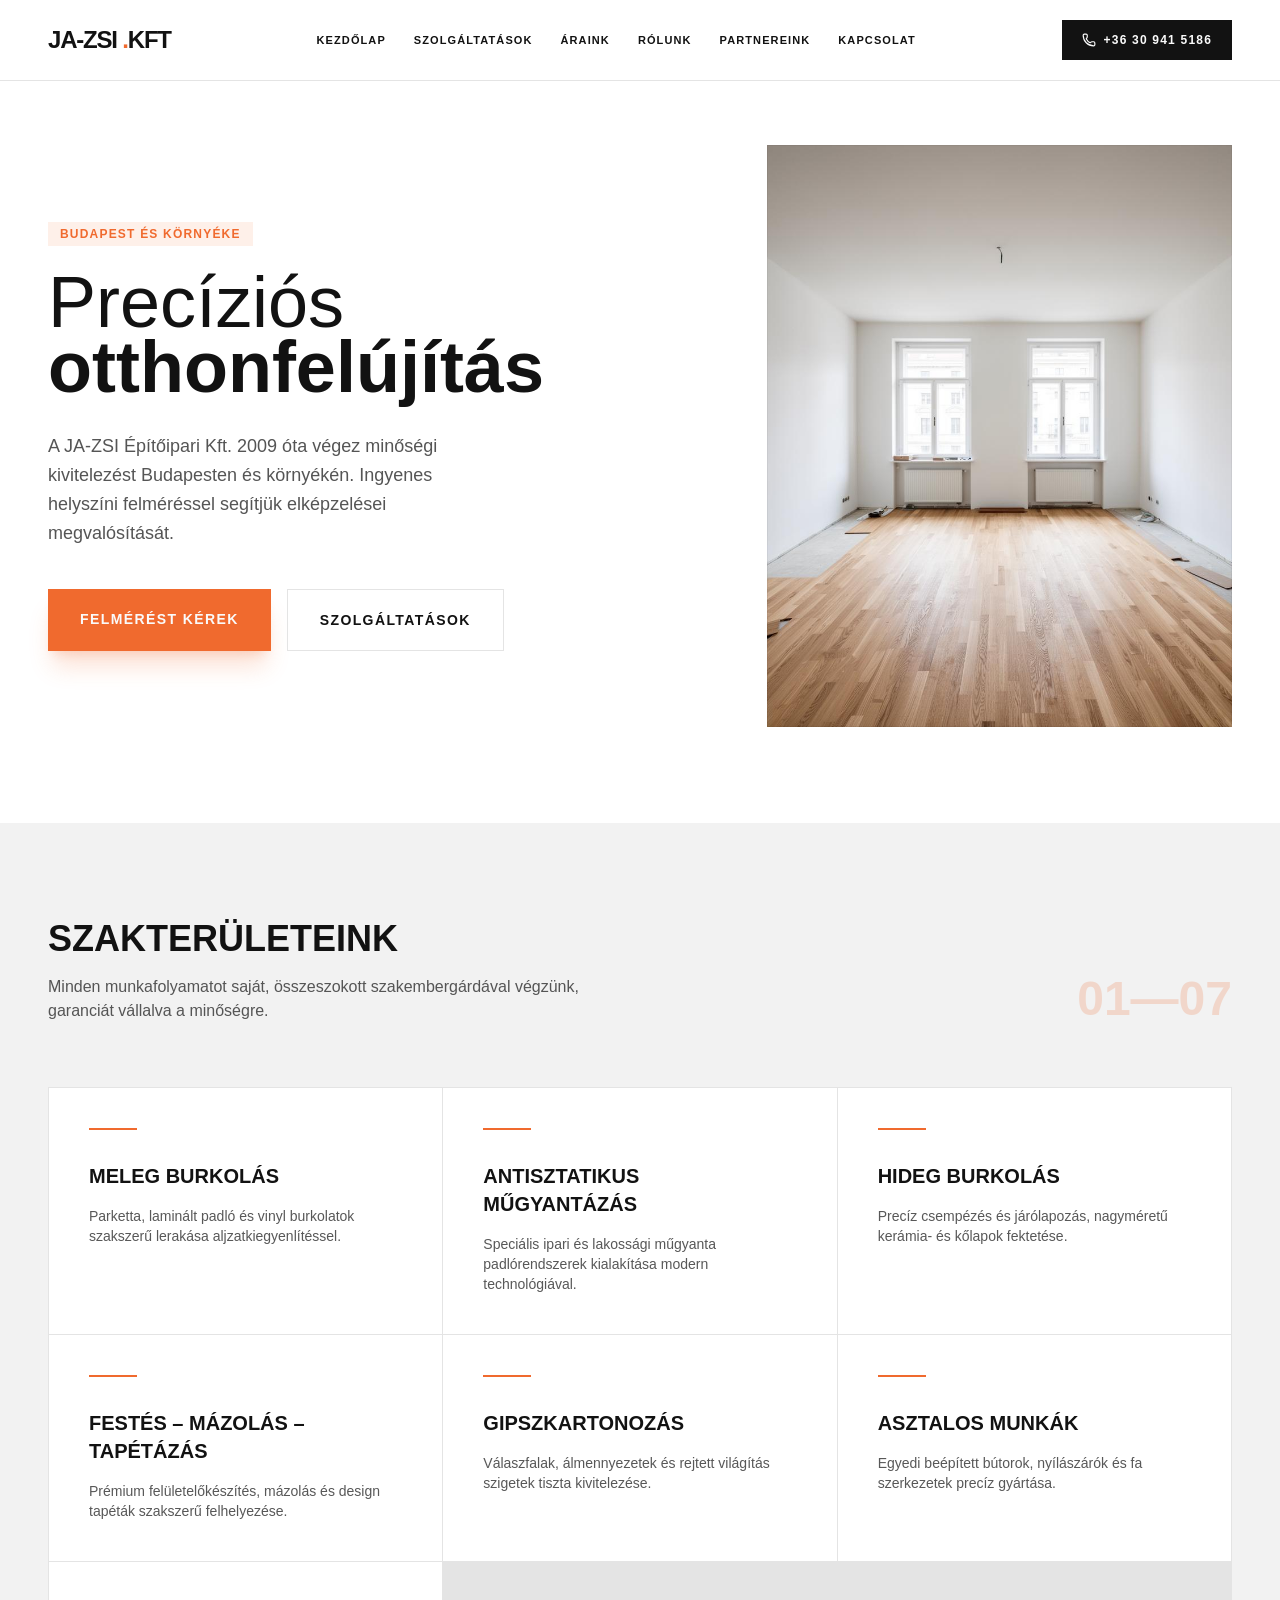
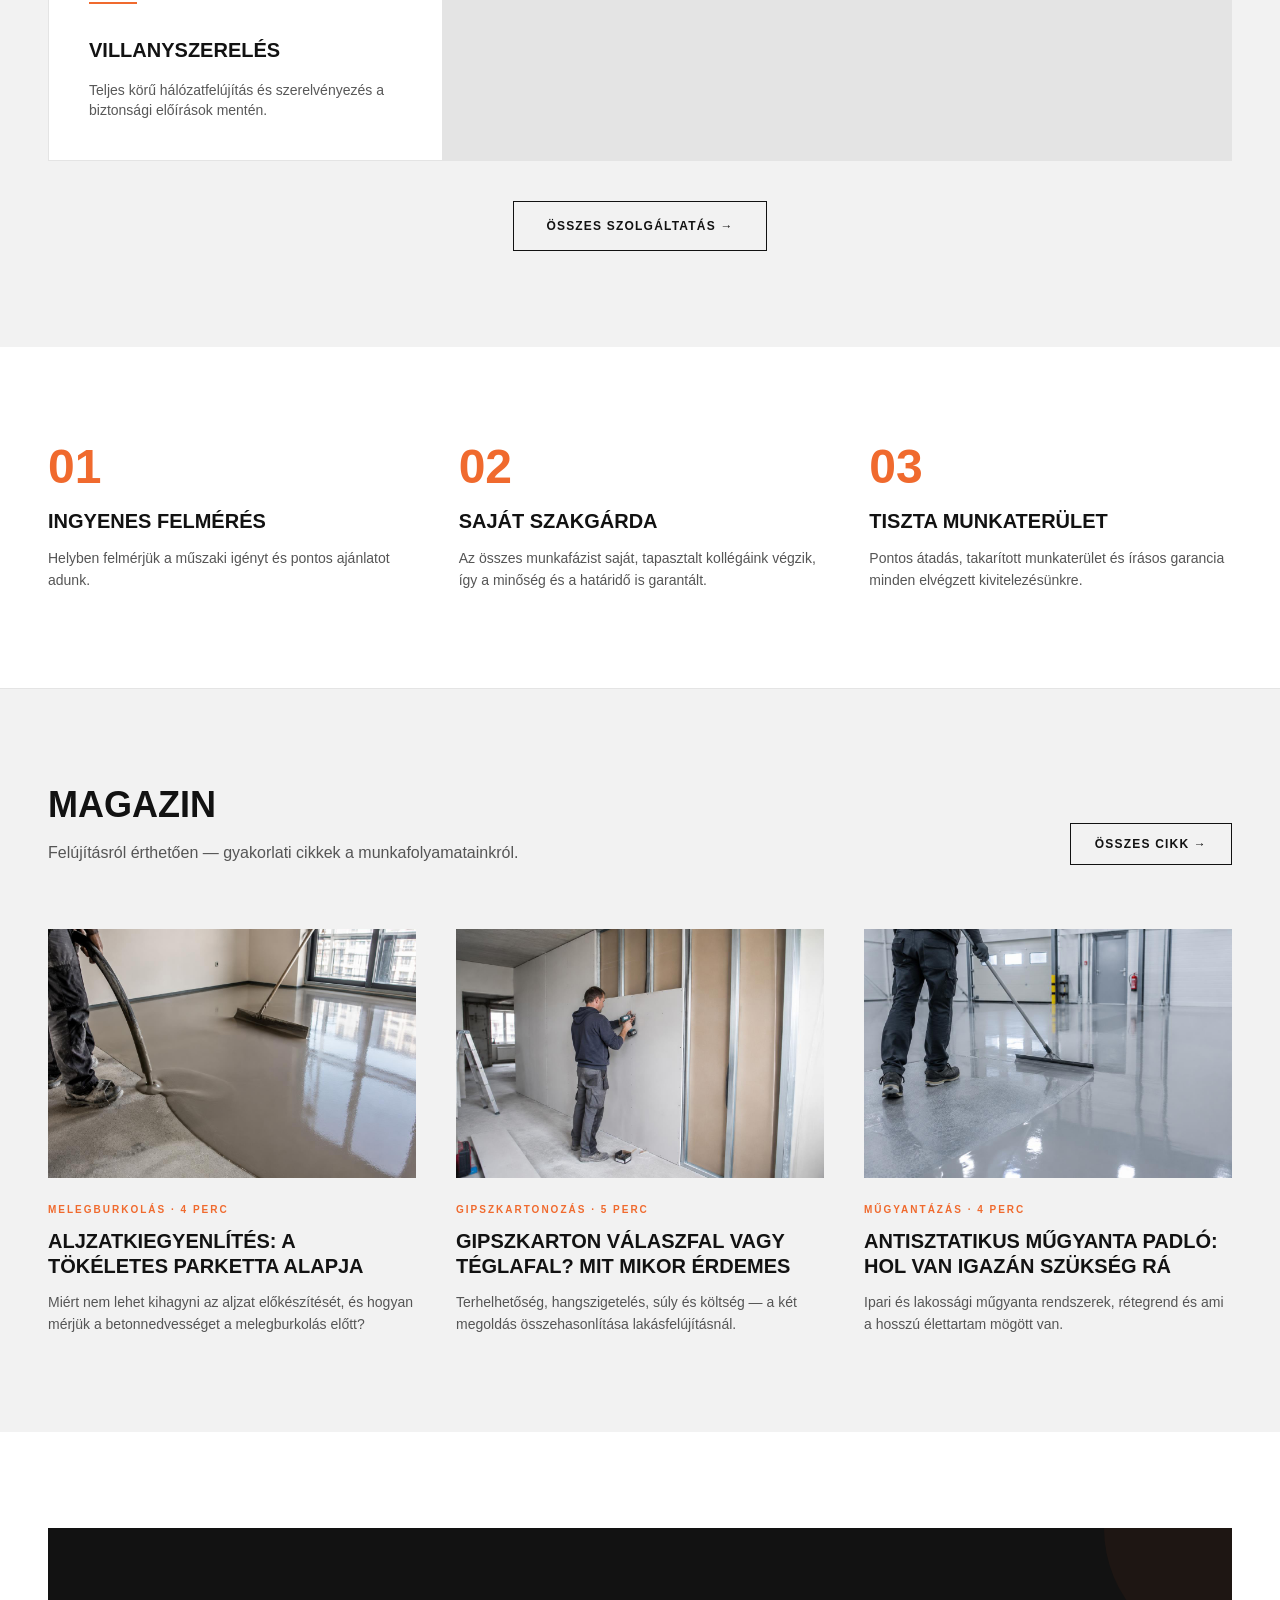
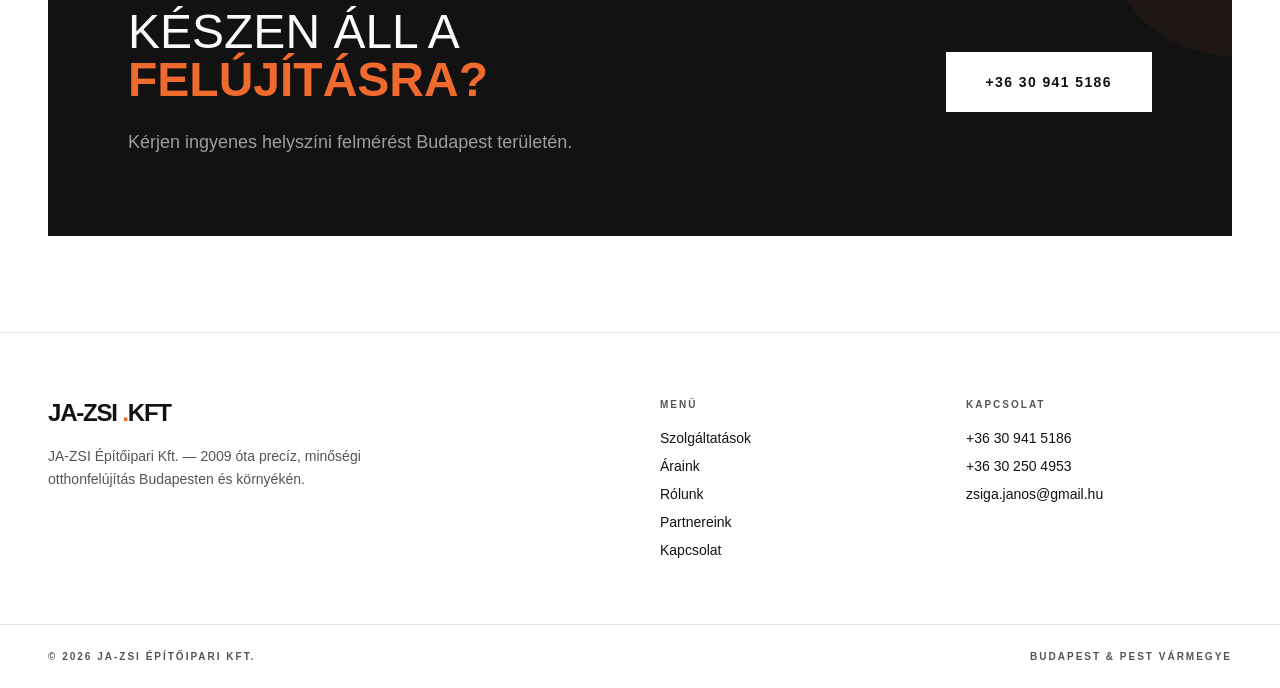
<file: index.html>
<!DOCTYPE html>
<html lang="en">
  <head>
    <meta http-equiv="content-type" content="text/html; charset=UTF-8">
    <meta charset="utf-8">
    <meta name="viewport" content="width=device-width, initial-scale=1">
    <link rel="preload" as="image" href="a_data/hero-renovation-CL1yiVXr.jpg">
    <link rel="stylesheet" href="css/style.css" data-precedence="default">
    <title>JA-ZSI Építőipari Kft. — Otthonfelújítás Budapesten</title>
    <meta name="author" content="Lovable">
    <meta name="description" content="Precíziós otthonfelújítás Budapesten és Pest vármegyében. Burkolás, festés, gipszkartonozás, asztalos és villanyszerelési munkák. Ingyenes helyszíni felmérés.">
    <meta property="og:title" content="JA-ZSI Építőipari Kft. — Otthonfelújítás Budapesten">
    <meta property="og:description" content="Minőségi kivitelezés a tervezéstől az utolsó ecsetvonásig. Ingyenes helyszíni felmérés Budapesten és környékén.">
    <meta property="og:type" content="website">
    <meta property="og:url" content="/">
    <link rel="canonical" href="">
    <meta name="twitter:title" content="JA-ZSI Építőipari Kft. — Otthonfelújítás Budapesten">
    <meta name="twitter:description" content="Minőségi kivitelezés a tervezéstől az utolsó ecsetvonásig. Ingyenes helyszíni felmérés Budapesten és környékén.">
   
  </head>
  <body>
    <div class="min-h-screen flex flex-col bg-background text-foreground">
      <nav class="border-b border-border bg-background sticky top-0 z-50">
        <div class="max-w-7xl mx-auto flex items-center justify-between px-6 py-5 md:px-12">
          <a class="font-display text-xl md:text-2xl font-bold uppercase tracking-tighter active" data-status="active" aria-current="page">JA-ZSI <span class="text-accent">.</span>Kft </a>
          <div class="hidden lg:flex gap-7 text-[11px] font-bold uppercase tracking-widest">
            <a href="index.html" class="hover:text-accent transition-colors">Kezdőlap</a>
            <a href="szolgaltatasok.html" class="hover:text-accent transition-colors">Szolgáltatások</a>
            <a href="araink.html" class="hover:text-accent transition-colors">Áraink</a>
            <a href="rolunk.html" class="hover:text-accent transition-colors">Rólunk</a>
            <a href="partnereink.html" class="hover:text-accent transition-colors">Partnereink</a>
            <a href="kapcsolat.html" class="hover:text-accent transition-colors">Kapcsolat</a>
          </div>
          <div class="flex items-center gap-3">
            <a href="tel:+36309415186" class="hidden md:inline-flex items-center gap-2 bg-primary text-primary-foreground px-5 py-3 text-xs font-bold uppercase tracking-widest hover:bg-accent transition-colors">
              <svg xmlns="http://www.w3.org/2000/svg" width="24" height="24" viewBox="0 0 24 24" fill="none" stroke="currentColor" stroke-width="2" stroke-linecap="round" stroke-linejoin="round" class="lucide lucide-phone size-3.5" aria-hidden="true">
                <path d="M13.832 16.568a1 1 0 0 0 1.213-.303l.355-.465A2 2 0 0 1 17 15h3a2 2 0 0 1 2 2v3a2 2 0 0 1-2 2A18 18 0 0 1 2 4a2 2 0 0 1 2-2h3a2 2 0 0 1 2 2v3a2 2 0 0 1-.8 1.6l-.468.351a1 1 0 0 0-.292 1.233 14 14 0 0 0 6.392 6.384"></path>
              </svg> +36 30 941 5186 </a>
            <button id="menuButton" type="button" class="lg:hidden p-2 -mr-2" aria-label="Menü">
              <svg xmlns="http://www.w3.org/2000/svg" width="24" height="24" viewBox="0 0 24 24" fill="none" stroke="currentColor" stroke-width="2" stroke-linecap="round" stroke-linejoin="round" class="lucide lucide-menu size-5" aria-hidden="true">
                <path d="M4 5h16"></path>
                <path d="M4 12h16"></path>
                <path d="M4 19h16"></path>
              </svg>
            </button>
			<div id="mobileMenu" class="hidden border-t border-border bg-background">
				<div class="max-w-7xl mx-auto px-6 py-4 flex flex-col gap-3">
				<a href="index.html" class="hover:text-accent transition-colors">Kezdőlap</a>
				<a href="szolgaltatasok.html" class="hover:text-accent transition-colors">Szolgáltatások</a>
				<a href="araink.html" class="hover:text-accent transition-colors">Áraink</a>
				<a href="rolunk.html" class="hover:text-accent transition-colors">Rólunk</a>
				<a href="partnereink.html" class="hover:text-accent transition-colors">Partnereink</a>
				<a href="kapcsolat.html" class="hover:text-accent transition-colors">Kapcsolat</a>
				<svg xmlns="http://www.w3.org/2000/svg" width="24" height="24" viewBox="0 0 24 24" fill="none" stroke="currentColor" stroke-width="2" stroke-linecap="round" stroke-linejoin="round" class="lucide lucide-phone size-3.5" aria-hidden="true">
					<path d="M13.832 16.568a1 1 0 0 0 1.213-.303l.355-.465A2 2 0 0 1 17 15h3a2 2 0 0 1 2 2v3a2 2 0 0 1-2 2A18 18 0 0 1 2 4a2 2 0 0 1 2-2h3a2 2 0 0 1 2 2v3a2 2 0 0 1-.8 1.6l-.468.351a1 1 0 0 0-.292 1.233 14 14 0 0 0 6.392 6.384"></path>
				  </svg> +36 30 941 5186 </a>
			</div>
			</div>
          </div>
        </div>
      </nav>
      <main class="flex-1">
        <!--$-->
        <div>
          <header class="max-w-7xl mx-auto grid md:grid-cols-12 gap-12 items-center px-6 md:px-12 pt-16 pb-24">
            <div class="md:col-span-7">
              <span class="inline-block px-3 py-1 bg-accent/10 text-accent text-xs font-bold uppercase tracking-widest mb-6">Budapest és környéke</span>
              <h1 class="font-display text-5xl md:text-7xl font-light leading-[0.9] mb-8">Precíziós <br>
                <span class="font-bold">otthonfelújítás</span>
              </h1>
              <p class="text-lg text-muted-foreground max-w-md mb-10 leading-relaxed">A JA-ZSI Építőipari Kft. 2009 óta végez minőségi kivitelezést Budapesten és környékén. Ingyenes helyszíni felméréssel segítjük elképzelései megvalósítását.</p>
              <div class="flex flex-wrap gap-4">
                <a href="kapcsolat.html" class="inline-block bg-accent text-accent-foreground px-8 py-5 text-sm font-bold uppercase tracking-widest shadow-xl shadow-accent/20 hover:-translate-y-1 transition-transform">Felmérést kérek</a>
                <a href="szolgaltatasok.html" class="inline-block border border-border px-8 py-5 text-sm font-bold uppercase tracking-widest hover:bg-muted transition-colors">Szolgáltatások</a>
              </div>
            </div>
            <div class="md:col-span-5">
              <img src="a_data/hero-renovation-CL1yiVXr.jpg" alt="Budapesti lakás otthonfelújítás közben, parketta fektetéssel" width="896" height="1120" class="w-full aspect-[4/5] object-cover outline outline-1 -outline-offset-1 outline-black/5">
            </div>
          </header>
          <section class="bg-muted py-24 px-6 md:px-12">
            <div class="max-w-7xl mx-auto">
              <div class="flex flex-col md:flex-row justify-between items-end mb-16 gap-6">
                <div class="max-w-xl">
                  <h2 class="font-display text-3xl md:text-4xl font-bold uppercase mb-4">Szakterületeink</h2>
                  <p class="text-muted-foreground">Minden munkafolyamatot saját, összeszokott szakembergárdával végzünk, garanciát vállalva a minőségre.</p>
                </div>
                <div class="font-display text-5xl font-bold text-accent opacity-20">01—07</div>
              </div>
              <div class="grid grid-cols-1 md:grid-cols-2 lg:grid-cols-3 gap-px bg-border border border-border">
                <div class="bg-background p-10 hover:bg-primary hover:text-primary-foreground transition-colors group">
                  <div class="w-12 h-[2px] bg-accent mb-8"></div>
                  <h3 class="font-display text-xl font-bold uppercase mb-4">Meleg burkolás</h3>
                  <p class="text-sm opacity-70">Parketta, laminált padló és vinyl burkolatok szakszerű lerakása aljzatkiegyenlítéssel.</p>
                </div>
                <div class="bg-background p-10 hover:bg-primary hover:text-primary-foreground transition-colors group">
                  <div class="w-12 h-[2px] bg-accent mb-8"></div>
                  <h3 class="font-display text-xl font-bold uppercase mb-4">Antisztatikus műgyantázás</h3>
                  <p class="text-sm opacity-70">Speciális ipari és lakossági műgyanta padlórendszerek kialakítása modern technológiával.</p>
                </div>
                <div class="bg-background p-10 hover:bg-primary hover:text-primary-foreground transition-colors group">
                  <div class="w-12 h-[2px] bg-accent mb-8"></div>
                  <h3 class="font-display text-xl font-bold uppercase mb-4">Hideg burkolás</h3>
                  <p class="text-sm opacity-70">Precíz csempézés és járólapozás, nagyméretű kerámia- és kőlapok fektetése.</p>
                </div>
                <div class="bg-background p-10 hover:bg-primary hover:text-primary-foreground transition-colors group">
                  <div class="w-12 h-[2px] bg-accent mb-8"></div>
                  <h3 class="font-display text-xl font-bold uppercase mb-4">Festés – Mázolás – Tapétázás</h3>
                  <p class="text-sm opacity-70">Prémium felületelőkészítés, mázolás és design tapéták szakszerű felhelyezése.</p>
                </div>
                <div class="bg-background p-10 hover:bg-primary hover:text-primary-foreground transition-colors group">
                  <div class="w-12 h-[2px] bg-accent mb-8"></div>
                  <h3 class="font-display text-xl font-bold uppercase mb-4">Gipszkartonozás</h3>
                  <p class="text-sm opacity-70">Válaszfalak, álmennyezetek és rejtett világítás szigetek tiszta kivitelezése.</p>
                </div>
                <div class="bg-background p-10 hover:bg-primary hover:text-primary-foreground transition-colors group">
                  <div class="w-12 h-[2px] bg-accent mb-8"></div>
                  <h3 class="font-display text-xl font-bold uppercase mb-4">Asztalos munkák</h3>
                  <p class="text-sm opacity-70">Egyedi beépített bútorok, nyílászárók és fa szerkezetek precíz gyártása.</p>
                </div>
                <div class="bg-background p-10 hover:bg-primary hover:text-primary-foreground transition-colors group">
                  <div class="w-12 h-[2px] bg-accent mb-8"></div>
                  <h3 class="font-display text-xl font-bold uppercase mb-4">Villanyszerelés</h3>
                  <p class="text-sm opacity-70">Teljes körű hálózatfelújítás és szerelvényezés a biztonsági előírások mentén.</p>
                </div>
              </div>
              <div class="mt-10 flex justify-center">
                <a href="szolgaltatasok" class="inline-block border border-primary px-8 py-4 text-xs font-bold uppercase tracking-widest hover:bg-primary hover:text-primary-foreground transition-colors">Összes szolgáltatás →</a>
              </div>
            </div>
          </section>
          <section class="max-w-7xl mx-auto px-6 md:px-12 py-24 grid md:grid-cols-3 gap-12">
            <div>
              <div class="font-display text-5xl font-bold text-accent mb-4">01</div>
              <h3 class="font-display text-xl font-bold uppercase mb-3">Ingyenes felmérés</h3>
              <p class="text-muted-foreground text-sm leading-relaxed">Helyben felmérjük a műszaki igényt és pontos ajánlatot adunk.</p>
            </div>
            <div>
              <div class="font-display text-5xl font-bold text-accent mb-4">02</div>
              <h3 class="font-display text-xl font-bold uppercase mb-3">Saját szakgárda</h3>
              <p class="text-muted-foreground text-sm leading-relaxed">Az összes munkafázist saját, tapasztalt kollégáink végzik, így a minőség és a határidő is garantált.</p>
            </div>
            <div>
              <div class="font-display text-5xl font-bold text-accent mb-4">03</div>
              <h3 class="font-display text-xl font-bold uppercase mb-3">Tiszta munkaterület</h3>
              <p class="text-muted-foreground text-sm leading-relaxed">Pontos átadás, takarított munkaterület és írásos garancia minden elvégzett kivitelezésünkre.</p>
            </div>
          </section>
          <section class="bg-muted border-t border-border py-24 px-6 md:px-12" data-tsd-source="/src/routes/index.tsx:172:7">
            <div class="max-w-7xl mx-auto" data-tsd-source="/src/routes/index.tsx:173:9">
              <div class="flex flex-col md:flex-row justify-between items-end mb-16 gap-6" data-tsd-source="/src/routes/index.tsx:174:11">
                <div class="max-w-xl" data-tsd-source="/src/routes/index.tsx:175:13">
                  <h2 class="font-display text-3xl md:text-4xl font-bold uppercase mb-4" data-tsd-source="/src/routes/index.tsx:176:15">Magazin</h2>
                  <p class="text-muted-foreground" data-tsd-source="/src/routes/index.tsx:179:15">Felújításról érthetően — gyakorlati cikkek a munkafolyamatainkról.</p>
                </div>
                <a data-tsd-source="/src/routes/index.tsx:183:13" href="" class="inline-block border border-primary px-6 py-3 text-xs font-bold uppercase tracking-widest hover:bg-primary hover:text-primary-foreground transition-colors">Összes cikk →</a>
              </div>
              <div class="grid md:grid-cols-2 lg:grid-cols-3 gap-10" data-tsd-source="/src/routes/index.tsx:190:11">
                <article class="group flex flex-col" data-tsd-source="/src/routes/index.tsx:192:15">
                  <a data-tsd-source="/src/routes/index.tsx:193:17" href="" class="block overflow-hidden mb-6">
                    <img alt="Önterülő aljzatkiegyenlítő beton padlóra öntve felújítás során" width="1280" height="864" loading="lazy" class="w-full aspect-[3/2] object-cover transition-transform duration-500 group-hover:scale-[1.04]" data-tsd-source="/src/routes/index.tsx:194:19" src="img/blog-aljzat.jpg">
                  </a>
                  <span class="text-[10px] font-bold uppercase tracking-[0.2em] text-accent mb-3" data-tsd-source="/src/routes/index.tsx:203:17">Melegburkolás · 4 perc</span>
                  <h3 class="font-display text-xl font-bold uppercase leading-tight mb-3" data-tsd-source="/src/routes/index.tsx:206:17">
                    <a data-tsd-source="/src/routes/index.tsx:207:19" href="" class="hover:text-accent transition-colors">Aljzatkiegyenlítés: a tökéletes parketta alapja</a>
                  </h3>
                  <p class="text-sm text-muted-foreground leading-relaxed" data-tsd-source="/src/routes/index.tsx:211:17">Miért nem lehet kihagyni az aljzat előkészítését, és hogyan mérjük a betonnedvességet a melegburkolás előtt?</p>
                </article>
                <article class="group flex flex-col" data-tsd-source="/src/routes/index.tsx:192:15">
                  <a data-tsd-source="/src/routes/index.tsx:193:17" href="blog/gipszkarton-valaszfal-vagy-teglafal" class="block overflow-hidden mb-6">
                    <img alt="Gipszkarton válaszfal építése fémvázra egy lakásfelújításon" width="1280" height="864" loading="lazy" class="w-full aspect-[3/2] object-cover transition-transform duration-500 group-hover:scale-[1.04]" data-tsd-source="/src/routes/index.tsx:194:19" src="img/blog-gipszkarton.jpg">
                  </a>
                  <span class="text-[10px] font-bold uppercase tracking-[0.2em] text-accent mb-3" data-tsd-source="/src/routes/index.tsx:203:17">Gipszkartonozás · 5 perc</span>
                  <h3 class="font-display text-xl font-bold uppercase leading-tight mb-3" data-tsd-source="/src/routes/index.tsx:206:17">
                    <a data-tsd-source="/src/routes/index.tsx:207:19" href="/blog/gipszkarton-valaszfal-vagy-teglafal" class="hover:text-accent transition-colors">Gipszkarton válaszfal vagy téglafal? Mit mikor érdemes</a>
                  </h3>
                  <p class="text-sm text-muted-foreground leading-relaxed" data-tsd-source="/src/routes/index.tsx:211:17">Terhelhetőség, hangszigetelés, súly és költség — a két megoldás összehasonlítása lakásfelújításnál.</p>
                </article>
                <article class="group flex flex-col" data-tsd-source="/src/routes/index.tsx:192:15">
                  <a data-tsd-source="/src/routes/index.tsx:193:17" href="/blog/antisztatikus-mugyanta-padlo" class="block overflow-hidden mb-6">
                    <img alt="Szürke műgyanta padló felhordása lehúzóval ipari csarnokban" width="1280" height="864" loading="lazy" class="w-full aspect-[3/2] object-cover transition-transform duration-500 group-hover:scale-[1.04]" data-tsd-source="/src/routes/index.tsx:194:19" src="img/blog-mugyanta.jpg">
                  </a>
                  <span class="text-[10px] font-bold uppercase tracking-[0.2em] text-accent mb-3" data-tsd-source="/src/routes/index.tsx:203:17">Műgyantázás · 4 perc</span>
                  <h3 class="font-display text-xl font-bold uppercase leading-tight mb-3" data-tsd-source="/src/routes/index.tsx:206:17">
                    <a data-tsd-source="/src/routes/index.tsx:207:19" href="/blog/antisztatikus-mugyanta-padlo" class="hover:text-accent transition-colors">Antisztatikus műgyanta padló: hol van igazán szükség rá</a>
                  </h3>
                  <p class="text-sm text-muted-foreground leading-relaxed" data-tsd-source="/src/routes/index.tsx:211:17">Ipari és lakossági műgyanta rendszerek, rétegrend és ami a hosszú élettartam mögött van.</p>
                </article>
              </div>
            </div>
          </section>
          <section class="px-6 md:px-12 py-24 max-w-7xl mx-auto">
            <div class="bg-primary text-primary-foreground p-12 md:p-20 relative overflow-hidden">
              <div class="relative z-10 md:flex items-center justify-between gap-12">
                <div class="max-w-2xl">
                  <h2 class="font-display text-4xl md:text-5xl font-light mb-6 uppercase">Készen áll a <span class="font-bold text-accent">felújításra?</span>
                  </h2>
                  <p class="text-primary-foreground/60 text-lg mb-8 md:mb-0">Kérjen ingyenes helyszíni felmérést Budapest területén.</p>
                </div>
                <a href="tel:+36309415186" class="inline-block bg-background text-foreground px-10 py-5 text-sm font-bold uppercase tracking-widest whitespace-nowrap hover:bg-accent hover:text-accent-foreground transition-colors">+36 30 941 5186</a>
              </div>
              <div class="absolute top-0 right-0 w-64 h-64 bg-accent/5 -translate-y-1/2 translate-x-1/2 rounded-full"></div>
            </div>
          </section>
        </div>
        <!--/$-->
      </main>
      <footer class="border-t border-border bg-background">
        <div class="max-w-7xl mx-auto px-6 md:px-12 py-16 grid md:grid-cols-4 gap-10">
          <div class="md:col-span-2">
            <div class="font-display text-2xl font-bold uppercase tracking-tighter mb-4">JA-ZSI <span class="text-accent">.</span>Kft </div>
            <p class="text-sm text-muted-foreground max-w-sm leading-relaxed">JA-ZSI Építőipari Kft. — 2009 óta precíz, minőségi otthonfelújítás Budapesten és környékén.</p>
          </div>
           <div>
            <h4 class="text-[10px] font-bold uppercase tracking-[0.2em] text-muted-foreground mb-4">Menü</h4>
            <ul class="space-y-2 text-sm">
              <li>
                <a href="szolgaltatasok.html" class="hover:text-accent transition-colors">Szolgáltatások</a>
              </li>
              <li>
                <a class="hover:text-accent transition-colors" href="araink.html">Áraink</a>
              </li>
              <li>
                <a href="rolunk.html" class="hover:text-accent transition-colors">Rólunk</a>
              </li>
              <li>
                <a href="partnereink.html" class="hover:text-accent transition-colors">Partnereink</a>
              </li>
              <li>
                <a href="kapcsolat.html" class="hover:text-accent transition-colors active" data-status="active" aria-current="page">Kapcsolat</a>
              </li>
            </ul>
          </div>
          <div>
            <h4 class="text-[10px] font-bold uppercase tracking-[0.2em] text-muted-foreground mb-4">Kapcsolat</h4>
            <ul class="space-y-2 text-sm">
              <li>
                <a href="tel:+36309415186" class="hover:text-accent transition-colors">+36 30 941 5186</a>
              </li>
              <li>
                <a href="tel:+36302504953" class="hover:text-accent transition-colors">+36 30 250 4953</a>
              </li>
              <li>
                <a href="mailto:zsiga.janos@gmail.hu" class="hover:text-accent transition-colors break-all">zsiga.janos@gmail.hu</a>
              </li>
            </ul>
          </div>
        </div>
        <div class="border-t border-border">
          <div class="max-w-7xl mx-auto px-6 md:px-12 py-6 flex flex-col md:flex-row justify-between gap-3 text-[10px] font-bold uppercase tracking-[0.2em] text-muted-foreground">
            <span>©
              <!-- -->2026
              <!-- --> JA-ZSI Építőipari Kft.
            </span>
            <span>Budapest &amp; Pest vármegye</span>
          </div>
        </div>
      </footer>
	  <script>
		const button = document.getElementById("menuButton");
		const menu = document.getElementById("mobileMenu");

		button.addEventListener("click", () => {
			menu.classList.toggle("hidden");
		});
		
	  </script>
    </div>
  </body>
</html>
</file>
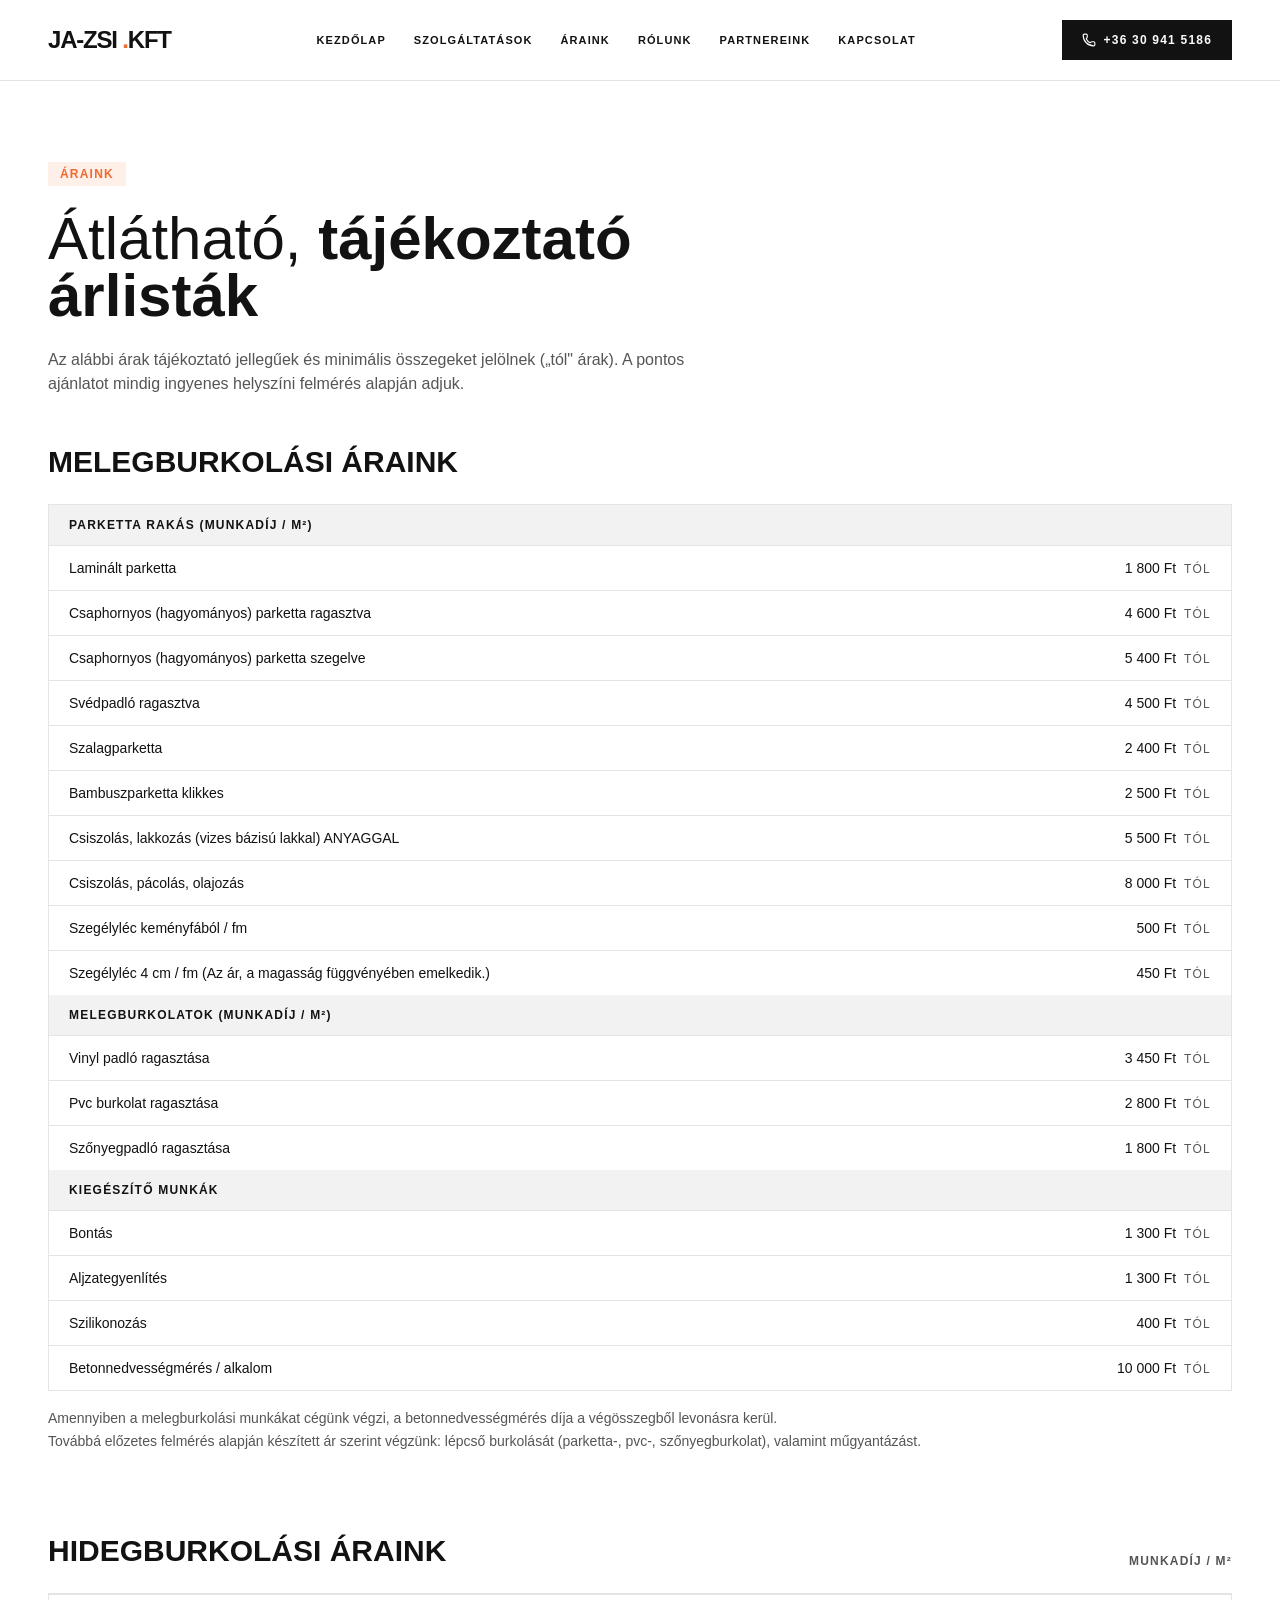
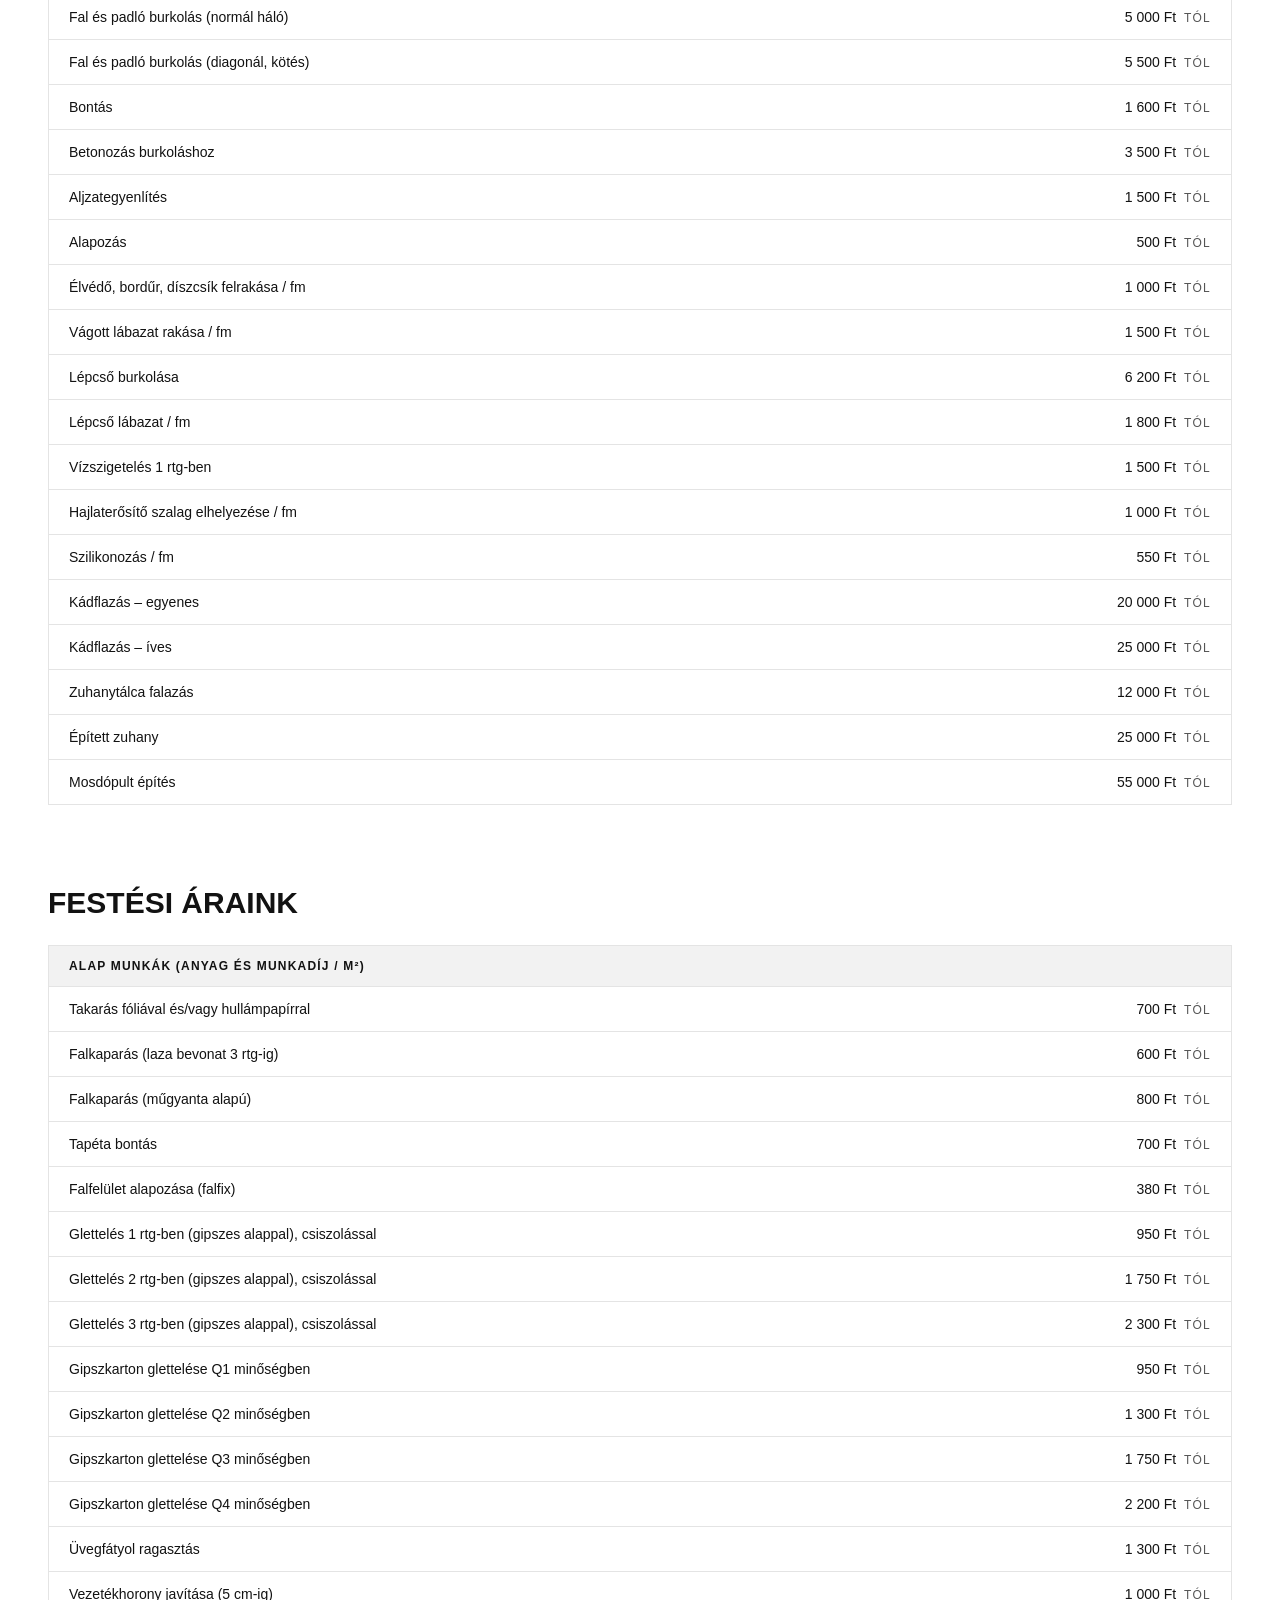
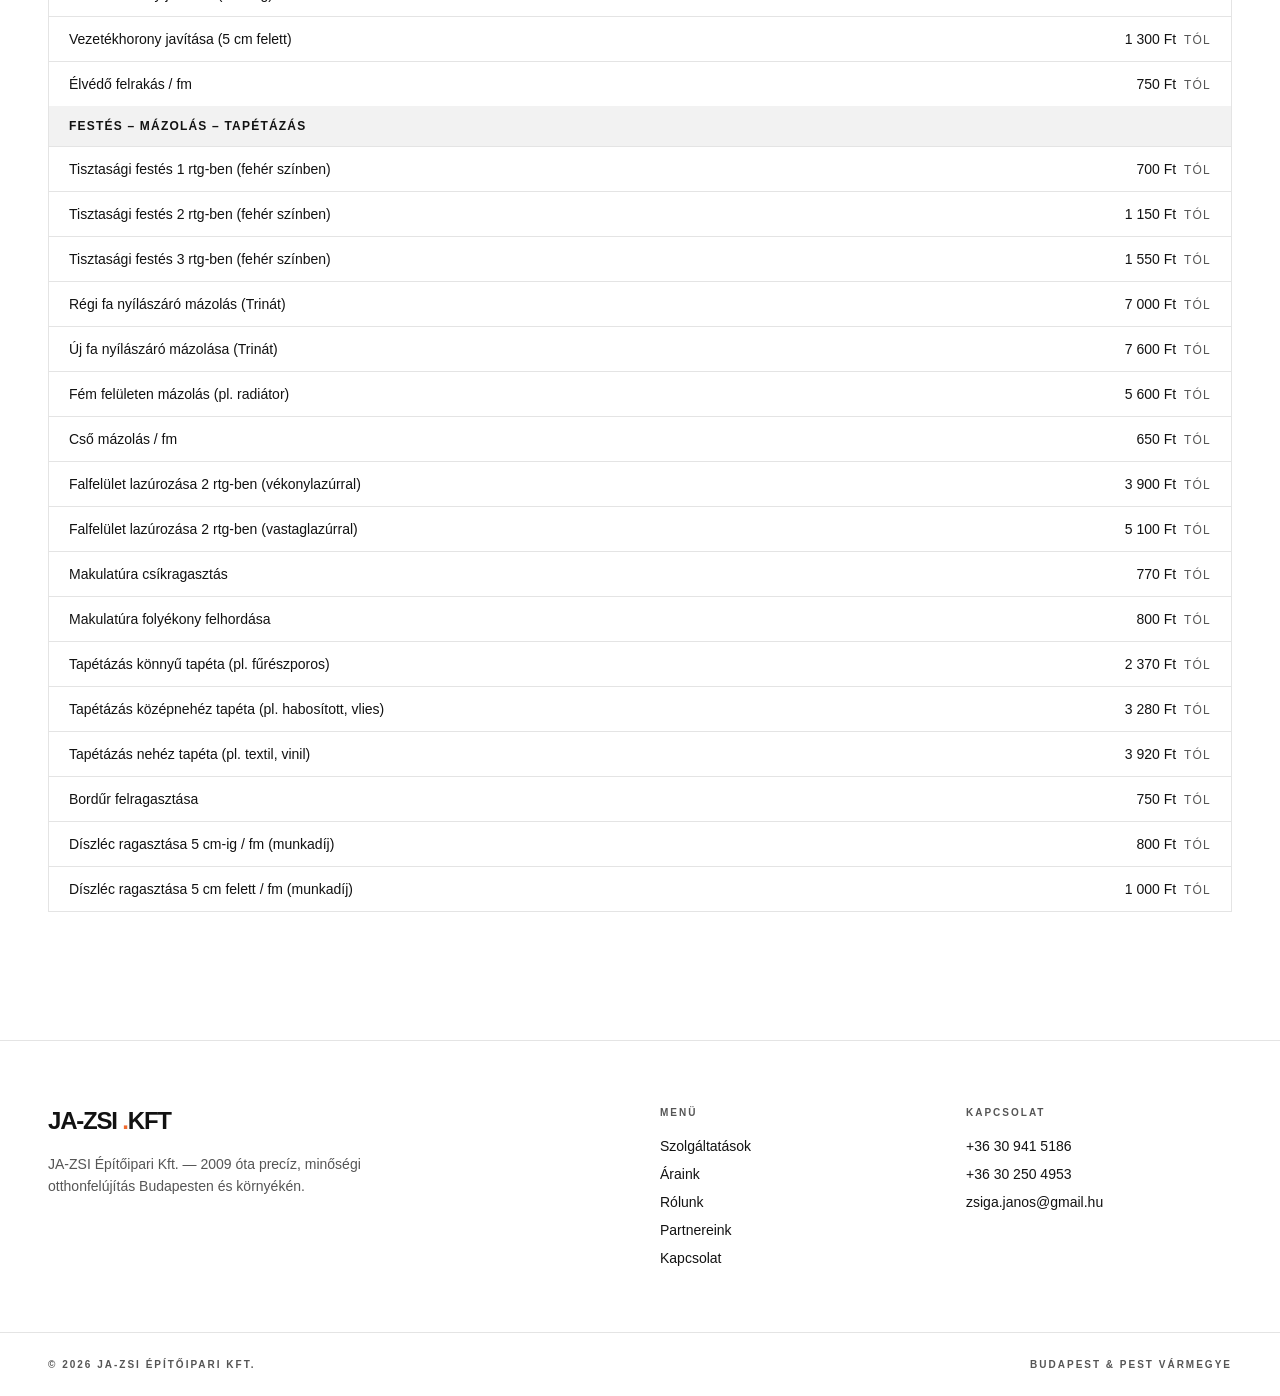
<file: araink.html>
<!DOCTYPE html>
<html lang="en">
  <head>
    <meta http-equiv="content-type" content="text/html; charset=UTF-8">
    <meta charset="utf-8">
    <meta name="viewport" content="width=device-width, initial-scale=1">
    <link rel="stylesheet" href="css/style.css" data-precedence="default">
    <meta name="author" content="Lovable">
    <meta property="og:type" content="website">
    
    <meta name="twitter:title" content="Áraink — JA-ZSI Építőipari Kft.">
    <meta name="twitter:description" content="Tájékoztató árlisták kivitelezési munkáinkhoz.">
    <title>Áraink — JA-ZSI Építőipari Kft.</title>
    <meta name="description" content="Melegburkolási, hidegburkolási és festési árlisták. Tájékoztató jellegű árak — pontos ajánlat ingyenes helyszíni felmérés alapján.">
    <meta property="og:title" content="Áraink — JA-ZSI Építőipari Kft.">
    <meta property="og:description" content="Tájékoztató árlisták kivitelezési munkáinkhoz.">
  </head>
  <body>
    <div class="min-h-screen flex flex-col bg-background text-foreground">
      <nav class="border-b border-border bg-background sticky top-0 z-50">
        <div class="max-w-7xl mx-auto flex items-center justify-between px-6 py-5 md:px-12">
          <a href="index.html" class="font-display text-xl md:text-2xl font-bold uppercase tracking-tighter">JA-ZSI <span class="text-accent">.</span>Kft </a>
          <div class="hidden lg:flex gap-7 text-[11px] font-bold uppercase tracking-widest">
            <a href="index.html" class="hover:text-accent transition-colors">Kezdőlap</a>
            <a href="szolgaltatasok.html" class="hover:text-accent transition-colors">Szolgáltatások</a>
            <a href="araink.html" class="hover:text-accent transition-colors">Áraink</a>
            <a href="rolunk.html" class="hover:text-accent transition-colors">Rólunk</a>
            <a href="partnereink.html" class="hover:text-accent transition-colors">Partnereink</a>
            <a href="kapcsolat.html" class="hover:text-accent transition-colors">Kapcsolat</a>
          </div>
          <div class="flex items-center gap-3">
            <a href="tel:+36309415186" class="hidden md:inline-flex items-center gap-2 bg-primary text-primary-foreground px-5 py-3 text-xs font-bold uppercase tracking-widest hover:bg-accent transition-colors">
              <svg xmlns="http://www.w3.org/2000/svg" width="24" height="24" viewBox="0 0 24 24" fill="none" stroke="currentColor" stroke-width="2" stroke-linecap="round" stroke-linejoin="round" class="lucide lucide-phone size-3.5" aria-hidden="true">
                <path d="M13.832 16.568a1 1 0 0 0 1.213-.303l.355-.465A2 2 0 0 1 17 15h3a2 2 0 0 1 2 2v3a2 2 0 0 1-2 2A18 18 0 0 1 2 4a2 2 0 0 1 2-2h3a2 2 0 0 1 2 2v3a2 2 0 0 1-.8 1.6l-.468.351a1 1 0 0 0-.292 1.233 14 14 0 0 0 6.392 6.384"></path>
              </svg> +36 30 941 5186 </a>
            <button id="menuButton" type="button" class="lg:hidden p-2 -mr-2" aria-label="Menü">
              <svg xmlns="http://www.w3.org/2000/svg" width="24" height="24" viewBox="0 0 24 24" fill="none" stroke="currentColor" stroke-width="2" stroke-linecap="round" stroke-linejoin="round" class="lucide lucide-menu size-5" aria-hidden="true">
                <path d="M4 5h16"></path>
                <path d="M4 12h16"></path>
                <path d="M4 19h16"></path>
              </svg>
            </button>
			<div id="mobileMenu" class="hidden border-t border-border bg-background">
				<div class="max-w-7xl mx-auto px-6 py-4 flex flex-col gap-3">
				<a href="index.html" class="hover:text-accent transition-colors">Kezdőlap</a>
				<a href="szolgaltatasok.html" class="hover:text-accent transition-colors">Szolgáltatások</a>
				<a href="araink.html" class="hover:text-accent transition-colors">Áraink</a>
				<a href="rolunk.html" class="hover:text-accent transition-colors">Rólunk</a>
				<a href="partnereink.html" class="hover:text-accent transition-colors">Partnereink</a>
				<a href="kapcsolat.html" class="hover:text-accent transition-colors">Kapcsolat</a>
				<svg xmlns="http://www.w3.org/2000/svg" width="24" height="24" viewBox="0 0 24 24" fill="none" stroke="currentColor" stroke-width="2" stroke-linecap="round" stroke-linejoin="round" class="lucide lucide-phone size-3.5" aria-hidden="true">
					<path d="M13.832 16.568a1 1 0 0 0 1.213-.303l.355-.465A2 2 0 0 1 17 15h3a2 2 0 0 1 2 2v3a2 2 0 0 1-2 2A18 18 0 0 1 2 4a2 2 0 0 1 2-2h3a2 2 0 0 1 2 2v3a2 2 0 0 1-.8 1.6l-.468.351a1 1 0 0 0-.292 1.233 14 14 0 0 0 6.392 6.384"></path>
				  </svg> +36 30 941 5186 </a>
			</div>
			</div>
          </div>
        </div>
      </nav>
      <main class="flex-1">
        <!--$-->
        <!--/$-->
        <div>
          <header class="max-w-7xl mx-auto px-6 md:px-12 pt-20 pb-12">
            <span class="inline-block px-3 py-1 bg-accent/10 text-accent text-xs font-bold uppercase tracking-widest mb-6">Áraink</span>
            <h1 class="font-display text-4xl md:text-6xl font-light leading-[0.95] max-w-3xl mb-6">Átlátható, <span class="font-bold">tájékoztató árlisták</span>
            </h1>
            <p class="text-muted-foreground max-w-2xl">Az alábbi árak tájékoztató jellegűek és minimális összegeket jelölnek („tól" árak). A pontos ajánlatot mindig ingyenes helyszíni felmérés alapján adjuk.</p>
          </header>
          <section class="max-w-7xl mx-auto px-6 md:px-12 pb-12">
            <div class="mb-20">
              <div class="flex items-end justify-between mb-6 gap-4 flex-wrap">
                <h2 class="font-display text-2xl md:text-3xl font-bold uppercase">Melegburkolási áraink</h2>
              </div>
              <div class="border border-border overflow-x-auto">
                <table class="w-full text-sm">
                  <tbody>
                    <tr class="bg-muted">
                      <td colspan="2" class="px-5 py-3 font-display text-xs font-bold uppercase tracking-widest">Parketta rakás (Munkadíj / m²)</td>
                    </tr>
                    <tr class="border-t border-border">
                      <td class="px-5 py-3">Laminált parketta</td>
                      <td class="px-5 py-3 text-right whitespace-nowrap font-medium">1 800 Ft <span class="text-muted-foreground text-xs uppercase tracking-widest ml-1">tól</span>
                      </td>
                    </tr>
                    <tr class="border-t border-border">
                      <td class="px-5 py-3">Csaphornyos (hagyományos) parketta ragasztva</td>
                      <td class="px-5 py-3 text-right whitespace-nowrap font-medium">4 600 Ft <span class="text-muted-foreground text-xs uppercase tracking-widest ml-1">tól</span>
                      </td>
                    </tr>
                    <tr class="border-t border-border">
                      <td class="px-5 py-3">Csaphornyos (hagyományos) parketta szegelve</td>
                      <td class="px-5 py-3 text-right whitespace-nowrap font-medium">5 400 Ft <span class="text-muted-foreground text-xs uppercase tracking-widest ml-1">tól</span>
                      </td>
                    </tr>
                    <tr class="border-t border-border">
                      <td class="px-5 py-3">Svédpadló ragasztva</td>
                      <td class="px-5 py-3 text-right whitespace-nowrap font-medium">4 500 Ft <span class="text-muted-foreground text-xs uppercase tracking-widest ml-1">tól</span>
                      </td>
                    </tr>
                    <tr class="border-t border-border">
                      <td class="px-5 py-3">Szalagparketta</td>
                      <td class="px-5 py-3 text-right whitespace-nowrap font-medium">2 400 Ft <span class="text-muted-foreground text-xs uppercase tracking-widest ml-1">tól</span>
                      </td>
                    </tr>
                    <tr class="border-t border-border">
                      <td class="px-5 py-3">Bambuszparketta klikkes</td>
                      <td class="px-5 py-3 text-right whitespace-nowrap font-medium">2 500 Ft <span class="text-muted-foreground text-xs uppercase tracking-widest ml-1">tól</span>
                      </td>
                    </tr>
                    <tr class="border-t border-border">
                      <td class="px-5 py-3">Csiszolás, lakkozás (vizes bázisú lakkal) ANYAGGAL</td>
                      <td class="px-5 py-3 text-right whitespace-nowrap font-medium">5 500 Ft <span class="text-muted-foreground text-xs uppercase tracking-widest ml-1">tól</span>
                      </td>
                    </tr>
                    <tr class="border-t border-border">
                      <td class="px-5 py-3">Csiszolás, pácolás, olajozás</td>
                      <td class="px-5 py-3 text-right whitespace-nowrap font-medium">8 000 Ft <span class="text-muted-foreground text-xs uppercase tracking-widest ml-1">tól</span>
                      </td>
                    </tr>
                    <tr class="border-t border-border">
                      <td class="px-5 py-3">Szegélyléc keményfából / fm</td>
                      <td class="px-5 py-3 text-right whitespace-nowrap font-medium">500 Ft <span class="text-muted-foreground text-xs uppercase tracking-widest ml-1">tól</span>
                      </td>
                    </tr>
                    <tr class="border-t border-border">
                      <td class="px-5 py-3">Szegélyléc 4 cm / fm (Az ár, a magasság függvényében emelkedik.)</td>
                      <td class="px-5 py-3 text-right whitespace-nowrap font-medium">450 Ft <span class="text-muted-foreground text-xs uppercase tracking-widest ml-1">tól</span>
                      </td>
                    </tr>
                    <tr class="bg-muted">
                      <td colspan="2" class="px-5 py-3 font-display text-xs font-bold uppercase tracking-widest">Melegburkolatok (Munkadíj / m²)</td>
                    </tr>
                    <tr class="border-t border-border">
                      <td class="px-5 py-3">Vinyl padló ragasztása</td>
                      <td class="px-5 py-3 text-right whitespace-nowrap font-medium">3 450 Ft <span class="text-muted-foreground text-xs uppercase tracking-widest ml-1">tól</span>
                      </td>
                    </tr>
                    <tr class="border-t border-border">
                      <td class="px-5 py-3">Pvc burkolat ragasztása</td>
                      <td class="px-5 py-3 text-right whitespace-nowrap font-medium">2 800 Ft <span class="text-muted-foreground text-xs uppercase tracking-widest ml-1">tól</span>
                      </td>
                    </tr>
                    <tr class="border-t border-border">
                      <td class="px-5 py-3">Szőnyegpadló ragasztása</td>
                      <td class="px-5 py-3 text-right whitespace-nowrap font-medium">1 800 Ft <span class="text-muted-foreground text-xs uppercase tracking-widest ml-1">tól</span>
                      </td>
                    </tr>
                    <tr class="bg-muted">
                      <td colspan="2" class="px-5 py-3 font-display text-xs font-bold uppercase tracking-widest">Kiegészítő munkák</td>
                    </tr>
                    <tr class="border-t border-border">
                      <td class="px-5 py-3">Bontás</td>
                      <td class="px-5 py-3 text-right whitespace-nowrap font-medium">1 300 Ft <span class="text-muted-foreground text-xs uppercase tracking-widest ml-1">tól</span>
                      </td>
                    </tr>
                    <tr class="border-t border-border">
                      <td class="px-5 py-3">Aljzategyenlítés</td>
                      <td class="px-5 py-3 text-right whitespace-nowrap font-medium">1 300 Ft <span class="text-muted-foreground text-xs uppercase tracking-widest ml-1">tól</span>
                      </td>
                    </tr>
                    <tr class="border-t border-border">
                      <td class="px-5 py-3">Szilikonozás</td>
                      <td class="px-5 py-3 text-right whitespace-nowrap font-medium">400 Ft <span class="text-muted-foreground text-xs uppercase tracking-widest ml-1">tól</span>
                      </td>
                    </tr>
                    <tr class="border-t border-border">
                      <td class="px-5 py-3">Betonnedvességmérés / alkalom</td>
                      <td class="px-5 py-3 text-right whitespace-nowrap font-medium">10 000 Ft <span class="text-muted-foreground text-xs uppercase tracking-widest ml-1">tól</span>
                      </td>
                    </tr>
                  </tbody>
                </table>
              </div>
              <div class="mt-4 text-sm text-muted-foreground leading-relaxed">Amennyiben a melegburkolási munkákat cégünk végzi, a betonnedvességmérés díja a végösszegből levonásra kerül. <br>Továbbá előzetes felmérés alapján készített ár szerint végzünk: lépcső burkolását (parketta-, pvc-, szőnyegburkolat), valamint műgyantázást. </div>
            </div>
            <div class="mb-20">
              <div class="flex items-end justify-between mb-6 gap-4 flex-wrap">
                <h2 class="font-display text-2xl md:text-3xl font-bold uppercase">Hidegburkolási áraink</h2>
                <span class="text-xs font-bold uppercase tracking-widest text-muted-foreground">Munkadíj / m²</span>
              </div>
              <div class="border border-border overflow-x-auto">
                <table class="w-full text-sm">
                  <tbody>
                    <tr class="border-t border-border">
                      <td class="px-5 py-3">Fal és padló burkolás (normál háló)</td>
                      <td class="px-5 py-3 text-right whitespace-nowrap font-medium">5 000 Ft <span class="text-muted-foreground text-xs uppercase tracking-widest ml-1">tól</span>
                      </td>
                    </tr>
                    <tr class="border-t border-border">
                      <td class="px-5 py-3">Fal és padló burkolás (diagonál, kötés)</td>
                      <td class="px-5 py-3 text-right whitespace-nowrap font-medium">5 500 Ft <span class="text-muted-foreground text-xs uppercase tracking-widest ml-1">tól</span>
                      </td>
                    </tr>
                    <tr class="border-t border-border">
                      <td class="px-5 py-3">Bontás</td>
                      <td class="px-5 py-3 text-right whitespace-nowrap font-medium">1 600 Ft <span class="text-muted-foreground text-xs uppercase tracking-widest ml-1">tól</span>
                      </td>
                    </tr>
                    <tr class="border-t border-border">
                      <td class="px-5 py-3">Betonozás burkoláshoz</td>
                      <td class="px-5 py-3 text-right whitespace-nowrap font-medium">3 500 Ft <span class="text-muted-foreground text-xs uppercase tracking-widest ml-1">tól</span>
                      </td>
                    </tr>
                    <tr class="border-t border-border">
                      <td class="px-5 py-3">Aljzategyenlítés</td>
                      <td class="px-5 py-3 text-right whitespace-nowrap font-medium">1 500 Ft <span class="text-muted-foreground text-xs uppercase tracking-widest ml-1">tól</span>
                      </td>
                    </tr>
                    <tr class="border-t border-border">
                      <td class="px-5 py-3">Alapozás</td>
                      <td class="px-5 py-3 text-right whitespace-nowrap font-medium">500 Ft <span class="text-muted-foreground text-xs uppercase tracking-widest ml-1">tól</span>
                      </td>
                    </tr>
                    <tr class="border-t border-border">
                      <td class="px-5 py-3">Élvédő, bordűr, díszcsík felrakása / fm</td>
                      <td class="px-5 py-3 text-right whitespace-nowrap font-medium">1 000 Ft <span class="text-muted-foreground text-xs uppercase tracking-widest ml-1">tól</span>
                      </td>
                    </tr>
                    <tr class="border-t border-border">
                      <td class="px-5 py-3">Vágott lábazat rakása / fm</td>
                      <td class="px-5 py-3 text-right whitespace-nowrap font-medium">1 500 Ft <span class="text-muted-foreground text-xs uppercase tracking-widest ml-1">tól</span>
                      </td>
                    </tr>
                    <tr class="border-t border-border">
                      <td class="px-5 py-3">Lépcső burkolása</td>
                      <td class="px-5 py-3 text-right whitespace-nowrap font-medium">6 200 Ft <span class="text-muted-foreground text-xs uppercase tracking-widest ml-1">tól</span>
                      </td>
                    </tr>
                    <tr class="border-t border-border">
                      <td class="px-5 py-3">Lépcső lábazat / fm</td>
                      <td class="px-5 py-3 text-right whitespace-nowrap font-medium">1 800 Ft <span class="text-muted-foreground text-xs uppercase tracking-widest ml-1">tól</span>
                      </td>
                    </tr>
                    <tr class="border-t border-border">
                      <td class="px-5 py-3">Vízszigetelés 1 rtg-ben</td>
                      <td class="px-5 py-3 text-right whitespace-nowrap font-medium">1 500 Ft <span class="text-muted-foreground text-xs uppercase tracking-widest ml-1">tól</span>
                      </td>
                    </tr>
                    <tr class="border-t border-border">
                      <td class="px-5 py-3">Hajlaterősítő szalag elhelyezése / fm</td>
                      <td class="px-5 py-3 text-right whitespace-nowrap font-medium">1 000 Ft <span class="text-muted-foreground text-xs uppercase tracking-widest ml-1">tól</span>
                      </td>
                    </tr>
                    <tr class="border-t border-border">
                      <td class="px-5 py-3">Szilikonozás / fm</td>
                      <td class="px-5 py-3 text-right whitespace-nowrap font-medium">550 Ft <span class="text-muted-foreground text-xs uppercase tracking-widest ml-1">tól</span>
                      </td>
                    </tr>
                    <tr class="border-t border-border">
                      <td class="px-5 py-3">Kádflazás – egyenes</td>
                      <td class="px-5 py-3 text-right whitespace-nowrap font-medium">20 000 Ft <span class="text-muted-foreground text-xs uppercase tracking-widest ml-1">tól</span>
                      </td>
                    </tr>
                    <tr class="border-t border-border">
                      <td class="px-5 py-3">Kádflazás – íves</td>
                      <td class="px-5 py-3 text-right whitespace-nowrap font-medium">25 000 Ft <span class="text-muted-foreground text-xs uppercase tracking-widest ml-1">tól</span>
                      </td>
                    </tr>
                    <tr class="border-t border-border">
                      <td class="px-5 py-3">Zuhanytálca falazás</td>
                      <td class="px-5 py-3 text-right whitespace-nowrap font-medium">12 000 Ft <span class="text-muted-foreground text-xs uppercase tracking-widest ml-1">tól</span>
                      </td>
                    </tr>
                    <tr class="border-t border-border">
                      <td class="px-5 py-3">Épített zuhany</td>
                      <td class="px-5 py-3 text-right whitespace-nowrap font-medium">25 000 Ft <span class="text-muted-foreground text-xs uppercase tracking-widest ml-1">tól</span>
                      </td>
                    </tr>
                    <tr class="border-t border-border">
                      <td class="px-5 py-3">Mosdópult építés</td>
                      <td class="px-5 py-3 text-right whitespace-nowrap font-medium">55 000 Ft <span class="text-muted-foreground text-xs uppercase tracking-widest ml-1">tól</span>
                      </td>
                    </tr>
                  </tbody>
                </table>
              </div>
            </div>
            <div class="mb-20">
              <div class="flex items-end justify-between mb-6 gap-4 flex-wrap">
                <h2 class="font-display text-2xl md:text-3xl font-bold uppercase">Festési áraink</h2>
              </div>
              <div class="border border-border overflow-x-auto">
                <table class="w-full text-sm">
                  <tbody>
                    <tr class="bg-muted">
                      <td colspan="2" class="px-5 py-3 font-display text-xs font-bold uppercase tracking-widest">Alap munkák (Anyag és Munkadíj / m²)</td>
                    </tr>
                    <tr class="border-t border-border">
                      <td class="px-5 py-3">Takarás fóliával és/vagy hullámpapírral</td>
                      <td class="px-5 py-3 text-right whitespace-nowrap font-medium">700 Ft <span class="text-muted-foreground text-xs uppercase tracking-widest ml-1">tól</span>
                      </td>
                    </tr>
                    <tr class="border-t border-border">
                      <td class="px-5 py-3">Falkaparás (laza bevonat 3 rtg-ig)</td>
                      <td class="px-5 py-3 text-right whitespace-nowrap font-medium">600 Ft <span class="text-muted-foreground text-xs uppercase tracking-widest ml-1">tól</span>
                      </td>
                    </tr>
                    <tr class="border-t border-border">
                      <td class="px-5 py-3">Falkaparás (műgyanta alapú)</td>
                      <td class="px-5 py-3 text-right whitespace-nowrap font-medium">800 Ft <span class="text-muted-foreground text-xs uppercase tracking-widest ml-1">tól</span>
                      </td>
                    </tr>
                    <tr class="border-t border-border">
                      <td class="px-5 py-3">Tapéta bontás</td>
                      <td class="px-5 py-3 text-right whitespace-nowrap font-medium">700 Ft <span class="text-muted-foreground text-xs uppercase tracking-widest ml-1">tól</span>
                      </td>
                    </tr>
                    <tr class="border-t border-border">
                      <td class="px-5 py-3">Falfelület alapozása (falfix)</td>
                      <td class="px-5 py-3 text-right whitespace-nowrap font-medium">380 Ft <span class="text-muted-foreground text-xs uppercase tracking-widest ml-1">tól</span>
                      </td>
                    </tr>
                    <tr class="border-t border-border">
                      <td class="px-5 py-3">Glettelés 1 rtg-ben (gipszes alappal), csiszolással</td>
                      <td class="px-5 py-3 text-right whitespace-nowrap font-medium">950 Ft <span class="text-muted-foreground text-xs uppercase tracking-widest ml-1">tól</span>
                      </td>
                    </tr>
                    <tr class="border-t border-border">
                      <td class="px-5 py-3">Glettelés 2 rtg-ben (gipszes alappal), csiszolással</td>
                      <td class="px-5 py-3 text-right whitespace-nowrap font-medium">1 750 Ft <span class="text-muted-foreground text-xs uppercase tracking-widest ml-1">tól</span>
                      </td>
                    </tr>
                    <tr class="border-t border-border">
                      <td class="px-5 py-3">Glettelés 3 rtg-ben (gipszes alappal), csiszolással</td>
                      <td class="px-5 py-3 text-right whitespace-nowrap font-medium">2 300 Ft <span class="text-muted-foreground text-xs uppercase tracking-widest ml-1">tól</span>
                      </td>
                    </tr>
                    <tr class="border-t border-border">
                      <td class="px-5 py-3">Gipszkarton glettelése Q1 minőségben</td>
                      <td class="px-5 py-3 text-right whitespace-nowrap font-medium">950 Ft <span class="text-muted-foreground text-xs uppercase tracking-widest ml-1">tól</span>
                      </td>
                    </tr>
                    <tr class="border-t border-border">
                      <td class="px-5 py-3">Gipszkarton glettelése Q2 minőségben</td>
                      <td class="px-5 py-3 text-right whitespace-nowrap font-medium">1 300 Ft <span class="text-muted-foreground text-xs uppercase tracking-widest ml-1">tól</span>
                      </td>
                    </tr>
                    <tr class="border-t border-border">
                      <td class="px-5 py-3">Gipszkarton glettelése Q3 minőségben</td>
                      <td class="px-5 py-3 text-right whitespace-nowrap font-medium">1 750 Ft <span class="text-muted-foreground text-xs uppercase tracking-widest ml-1">tól</span>
                      </td>
                    </tr>
                    <tr class="border-t border-border">
                      <td class="px-5 py-3">Gipszkarton glettelése Q4 minőségben</td>
                      <td class="px-5 py-3 text-right whitespace-nowrap font-medium">2 200 Ft <span class="text-muted-foreground text-xs uppercase tracking-widest ml-1">tól</span>
                      </td>
                    </tr>
                    <tr class="border-t border-border">
                      <td class="px-5 py-3">Üvegfátyol ragasztás</td>
                      <td class="px-5 py-3 text-right whitespace-nowrap font-medium">1 300 Ft <span class="text-muted-foreground text-xs uppercase tracking-widest ml-1">tól</span>
                      </td>
                    </tr>
                    <tr class="border-t border-border">
                      <td class="px-5 py-3">Vezetékhorony javítása (5 cm-ig)</td>
                      <td class="px-5 py-3 text-right whitespace-nowrap font-medium">1 000 Ft <span class="text-muted-foreground text-xs uppercase tracking-widest ml-1">tól</span>
                      </td>
                    </tr>
                    <tr class="border-t border-border">
                      <td class="px-5 py-3">Vezetékhorony javítása (5 cm felett)</td>
                      <td class="px-5 py-3 text-right whitespace-nowrap font-medium">1 300 Ft <span class="text-muted-foreground text-xs uppercase tracking-widest ml-1">tól</span>
                      </td>
                    </tr>
                    <tr class="border-t border-border">
                      <td class="px-5 py-3">Élvédő felrakás / fm</td>
                      <td class="px-5 py-3 text-right whitespace-nowrap font-medium">750 Ft <span class="text-muted-foreground text-xs uppercase tracking-widest ml-1">tól</span>
                      </td>
                    </tr>
                    <tr class="bg-muted">
                      <td colspan="2" class="px-5 py-3 font-display text-xs font-bold uppercase tracking-widest">Festés – Mázolás – Tapétázás</td>
                    </tr>
                    <tr class="border-t border-border">
                      <td class="px-5 py-3">Tisztasági festés 1 rtg-ben (fehér színben)</td>
                      <td class="px-5 py-3 text-right whitespace-nowrap font-medium">700 Ft <span class="text-muted-foreground text-xs uppercase tracking-widest ml-1">tól</span>
                      </td>
                    </tr>
                    <tr class="border-t border-border">
                      <td class="px-5 py-3">Tisztasági festés 2 rtg-ben (fehér színben)</td>
                      <td class="px-5 py-3 text-right whitespace-nowrap font-medium">1 150 Ft <span class="text-muted-foreground text-xs uppercase tracking-widest ml-1">tól</span>
                      </td>
                    </tr>
                    <tr class="border-t border-border">
                      <td class="px-5 py-3">Tisztasági festés 3 rtg-ben (fehér színben)</td>
                      <td class="px-5 py-3 text-right whitespace-nowrap font-medium">1 550 Ft <span class="text-muted-foreground text-xs uppercase tracking-widest ml-1">tól</span>
                      </td>
                    </tr>
                    <tr class="border-t border-border">
                      <td class="px-5 py-3">Régi fa nyílászáró mázolás (Trinát)</td>
                      <td class="px-5 py-3 text-right whitespace-nowrap font-medium">7 000 Ft <span class="text-muted-foreground text-xs uppercase tracking-widest ml-1">tól</span>
                      </td>
                    </tr>
                    <tr class="border-t border-border">
                      <td class="px-5 py-3">Új fa nyílászáró mázolása (Trinát)</td>
                      <td class="px-5 py-3 text-right whitespace-nowrap font-medium">7 600 Ft <span class="text-muted-foreground text-xs uppercase tracking-widest ml-1">tól</span>
                      </td>
                    </tr>
                    <tr class="border-t border-border">
                      <td class="px-5 py-3">Fém felületen mázolás (pl. radiátor)</td>
                      <td class="px-5 py-3 text-right whitespace-nowrap font-medium">5 600 Ft <span class="text-muted-foreground text-xs uppercase tracking-widest ml-1">tól</span>
                      </td>
                    </tr>
                    <tr class="border-t border-border">
                      <td class="px-5 py-3">Cső mázolás / fm</td>
                      <td class="px-5 py-3 text-right whitespace-nowrap font-medium">650 Ft <span class="text-muted-foreground text-xs uppercase tracking-widest ml-1">tól</span>
                      </td>
                    </tr>
                    <tr class="border-t border-border">
                      <td class="px-5 py-3">Falfelület lazúrozása 2 rtg-ben (vékonylazúrral)</td>
                      <td class="px-5 py-3 text-right whitespace-nowrap font-medium">3 900 Ft <span class="text-muted-foreground text-xs uppercase tracking-widest ml-1">tól</span>
                      </td>
                    </tr>
                    <tr class="border-t border-border">
                      <td class="px-5 py-3">Falfelület lazúrozása 2 rtg-ben (vastaglazúrral)</td>
                      <td class="px-5 py-3 text-right whitespace-nowrap font-medium">5 100 Ft <span class="text-muted-foreground text-xs uppercase tracking-widest ml-1">tól</span>
                      </td>
                    </tr>
                    <tr class="border-t border-border">
                      <td class="px-5 py-3">Makulatúra csíkragasztás</td>
                      <td class="px-5 py-3 text-right whitespace-nowrap font-medium">770 Ft <span class="text-muted-foreground text-xs uppercase tracking-widest ml-1">tól</span>
                      </td>
                    </tr>
                    <tr class="border-t border-border">
                      <td class="px-5 py-3">Makulatúra folyékony felhordása</td>
                      <td class="px-5 py-3 text-right whitespace-nowrap font-medium">800 Ft <span class="text-muted-foreground text-xs uppercase tracking-widest ml-1">tól</span>
                      </td>
                    </tr>
                    <tr class="border-t border-border">
                      <td class="px-5 py-3">Tapétázás könnyű tapéta (pl. fűrészporos)</td>
                      <td class="px-5 py-3 text-right whitespace-nowrap font-medium">2 370 Ft <span class="text-muted-foreground text-xs uppercase tracking-widest ml-1">tól</span>
                      </td>
                    </tr>
                    <tr class="border-t border-border">
                      <td class="px-5 py-3">Tapétázás középnehéz tapéta (pl. habosított, vlies)</td>
                      <td class="px-5 py-3 text-right whitespace-nowrap font-medium">3 280 Ft <span class="text-muted-foreground text-xs uppercase tracking-widest ml-1">tól</span>
                      </td>
                    </tr>
                    <tr class="border-t border-border">
                      <td class="px-5 py-3">Tapétázás nehéz tapéta (pl. textil, vinil)</td>
                      <td class="px-5 py-3 text-right whitespace-nowrap font-medium">3 920 Ft <span class="text-muted-foreground text-xs uppercase tracking-widest ml-1">tól</span>
                      </td>
                    </tr>
                    <tr class="border-t border-border">
                      <td class="px-5 py-3">Bordűr felragasztása</td>
                      <td class="px-5 py-3 text-right whitespace-nowrap font-medium">750 Ft <span class="text-muted-foreground text-xs uppercase tracking-widest ml-1">tól</span>
                      </td>
                    </tr>
                    <tr class="border-t border-border">
                      <td class="px-5 py-3">Díszléc ragasztása 5 cm-ig / fm (munkadíj)</td>
                      <td class="px-5 py-3 text-right whitespace-nowrap font-medium">800 Ft <span class="text-muted-foreground text-xs uppercase tracking-widest ml-1">tól</span>
                      </td>
                    </tr>
                    <tr class="border-t border-border">
                      <td class="px-5 py-3">Díszléc ragasztása 5 cm felett / fm (munkadíj)</td>
                      <td class="px-5 py-3 text-right whitespace-nowrap font-medium">1 000 Ft <span class="text-muted-foreground text-xs uppercase tracking-widest ml-1">tól</span>
                      </td>
                    </tr>
                  </tbody>
                </table>
              </div>
            </div>
          </section>
        </div>
      </main>
      <footer class="border-t border-border bg-background">
        <div class="max-w-7xl mx-auto px-6 md:px-12 py-16 grid md:grid-cols-4 gap-10">
          <div class="md:col-span-2">
            <div class="font-display text-2xl font-bold uppercase tracking-tighter mb-4">JA-ZSI <span class="text-accent">.</span>Kft </div>
            <p class="text-sm text-muted-foreground max-w-sm leading-relaxed">JA-ZSI Építőipari Kft. — 2009 óta precíz, minőségi otthonfelújítás Budapesten és környékén.</p>
          </div>
           <div>
            <h4 class="text-[10px] font-bold uppercase tracking-[0.2em] text-muted-foreground mb-4">Menü</h4>
            <ul class="space-y-2 text-sm">
              <li>
                <a href="szolgaltatasok.html" class="hover:text-accent transition-colors">Szolgáltatások</a>
              </li>
              <li>
                <a class="hover:text-accent transition-colors" href="araink.html">Áraink</a>
              </li>
              <li>
                <a href="rolunk.html" class="hover:text-accent transition-colors">Rólunk</a>
              </li>
              <li>
                <a href="partnereink.html" class="hover:text-accent transition-colors">Partnereink</a>
              </li>
              <li>
                <a href="kapcsolat.html" class="hover:text-accent transition-colors active" data-status="active" aria-current="page">Kapcsolat</a>
              </li>
            </ul>
          </div>
          <div>
            <h4 class="text-[10px] font-bold uppercase tracking-[0.2em] text-muted-foreground mb-4">Kapcsolat</h4>
            <ul class="space-y-2 text-sm">
              <li>
                <a href="tel:+36309415186" class="hover:text-accent transition-colors">+36 30 941 5186</a>
              </li>
              <li>
                <a href="tel:+36302504953" class="hover:text-accent transition-colors">+36 30 250 4953</a>
              </li>
              <li>
                <a href="mailto:zsiga.janos@gmail.hu" class="hover:text-accent transition-colors break-all">zsiga.janos@gmail.hu</a>
              </li>
            </ul>
          </div>
        </div>
        <div class="border-t border-border">
          <div class="max-w-7xl mx-auto px-6 md:px-12 py-6 flex flex-col md:flex-row justify-between gap-3 text-[10px] font-bold uppercase tracking-[0.2em] text-muted-foreground">
            <span>©
              <!-- -->2026
              <!-- --> JA-ZSI Építőipari Kft.
            </span>
            <span>Budapest &amp; Pest vármegye</span>
          </div>
        </div>
      </footer>
	  <script>
		const button = document.getElementById("menuButton");
		const menu = document.getElementById("mobileMenu");

		button.addEventListener("click", () => {
			menu.classList.toggle("hidden");
		});
	  </script>
    </div>
  </body>
</html>
</file>
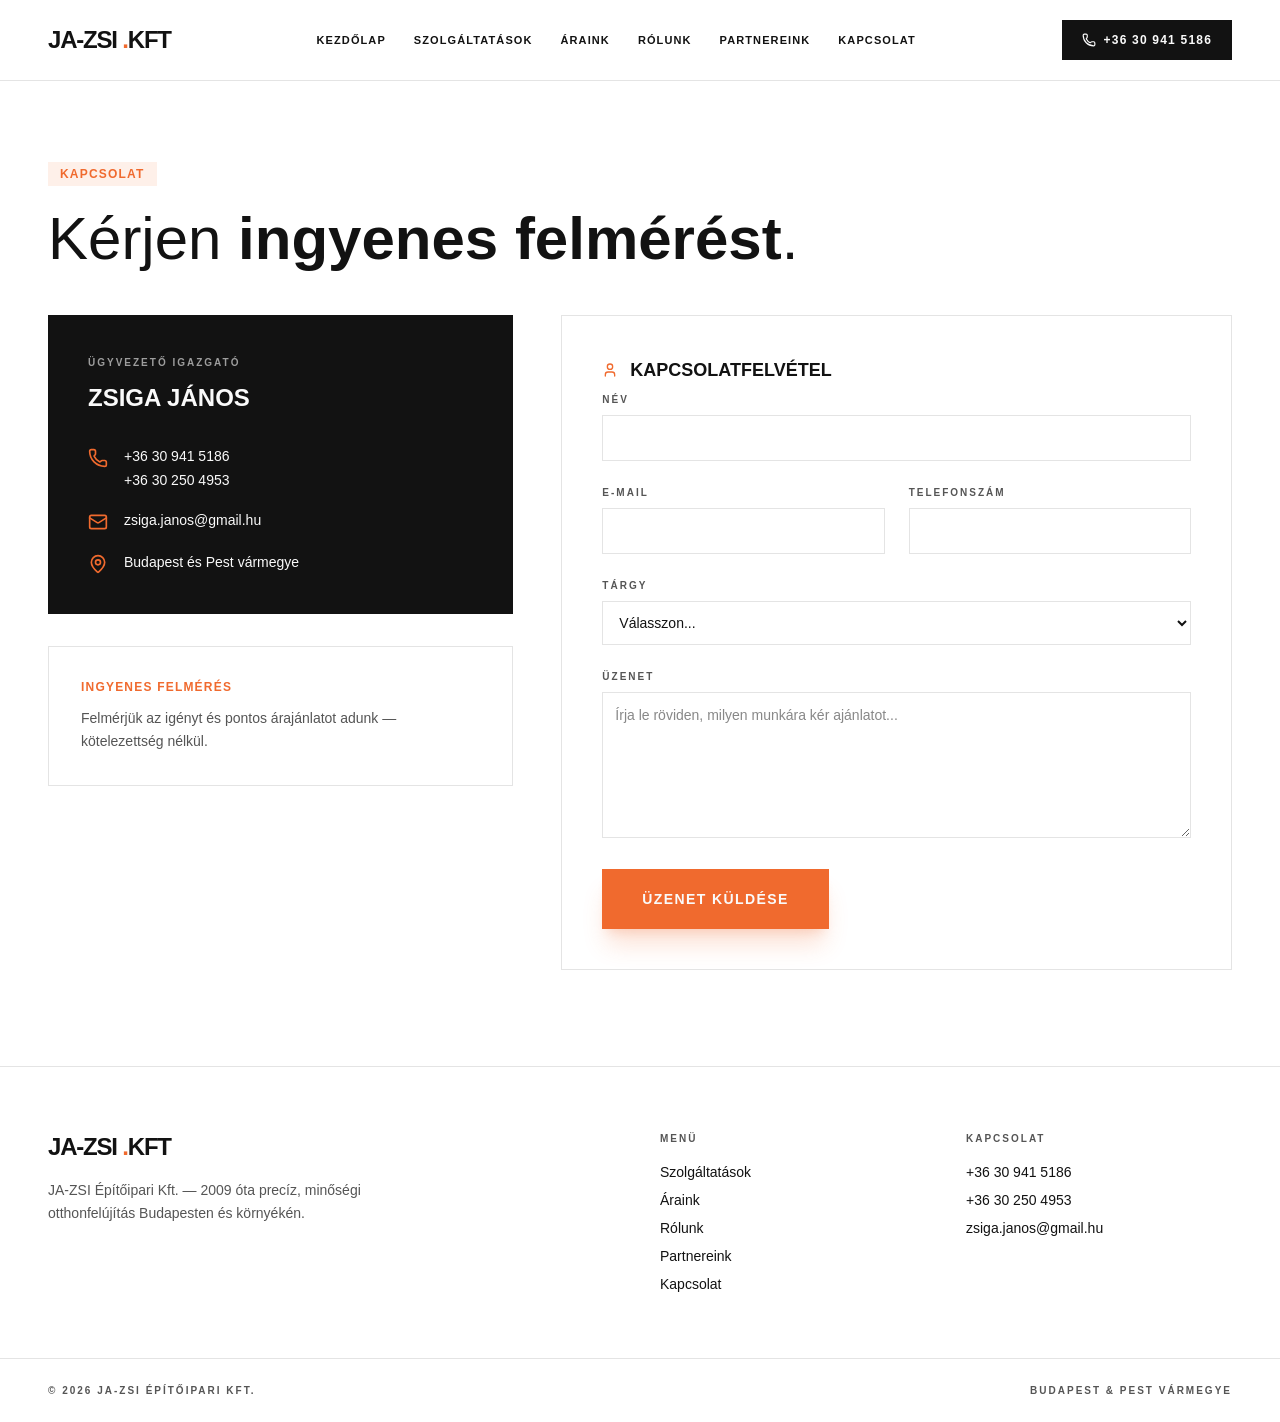
<file: kapcsolat.html>
<!DOCTYPE html>
<html lang="en">
  <head>
    <meta http-equiv="content-type" content="text/html; charset=UTF-8">
    <meta charset="utf-8">
    <meta name="viewport" content="width=device-width, initial-scale=1">
    <link rel="stylesheet" href="css/style.css" data-precedence="default">
    <meta name="author" content="Lovable">
    <meta property="og:type" content="website">
   <meta name="twitter:title" content="Áraink — JA-ZSI Építőipari Kft.">
    <meta name="twitter:description" content="Tájékoztató árlisták kivitelezési munkáinkhoz.">
     <title>Kapcsolat — JA-ZSI Építőipari Kft.</title>
    <meta name="description" content="Lépjen kapcsolatba velünk! Zsiga János ügyvezető igazgató: +36 30 941 5186, +36 30 250 4953, zsiga.janos@gmail.hu. Ingyenes helyszíni felmérés.">
    <meta property="og:title" content="Kapcsolat — JA-ZSI Építőipari Kft.">
    <meta property="og:description" content="Elérhetőségek és kapcsolatfelvételi űrlap.">
  </head>
  <body>
    <div class="min-h-screen flex flex-col bg-background text-foreground">
      <nav class="border-b border-border bg-background sticky top-0 z-50">
        <div class="max-w-7xl mx-auto flex items-center justify-between px-6 py-5 md:px-12">
          <a href="index.html" class="font-display text-xl md:text-2xl font-bold uppercase tracking-tighter">JA-ZSI <span class="text-accent">.</span>Kft </a>
          <div class="hidden lg:flex gap-7 text-[11px] font-bold uppercase tracking-widest">
            <a href="index.html" class="hover:text-accent transition-colors">Kezdőlap</a>
            <a href="szolgaltatasok.html" class="hover:text-accent transition-colors">Szolgáltatások</a>
            <a href="araink.html" class="hover:text-accent transition-colors">Áraink</a>
            <a href="rolunk.html" class="hover:text-accent transition-colors">Rólunk</a>
            <a href="partnereink.html" class="hover:text-accent transition-colors">Partnereink</a>
            <a href="kapcsolat.html" class="hover:text-accent transition-colors">Kapcsolat</a>
          </div>
          <div class="flex items-center gap-3">
            <a href="tel:+36309415186" class="hidden md:inline-flex items-center gap-2 bg-primary text-primary-foreground px-5 py-3 text-xs font-bold uppercase tracking-widest hover:bg-accent transition-colors">
              <svg xmlns="http://www.w3.org/2000/svg" width="24" height="24" viewBox="0 0 24 24" fill="none" stroke="currentColor" stroke-width="2" stroke-linecap="round" stroke-linejoin="round" class="lucide lucide-phone size-3.5" aria-hidden="true">
                <path d="M13.832 16.568a1 1 0 0 0 1.213-.303l.355-.465A2 2 0 0 1 17 15h3a2 2 0 0 1 2 2v3a2 2 0 0 1-2 2A18 18 0 0 1 2 4a2 2 0 0 1 2-2h3a2 2 0 0 1 2 2v3a2 2 0 0 1-.8 1.6l-.468.351a1 1 0 0 0-.292 1.233 14 14 0 0 0 6.392 6.384"></path>
              </svg> +36 30 941 5186 </a>
            <button id="menuButton" type="button" class="lg:hidden p-2 -mr-2" aria-label="Menü">
              <svg xmlns="http://www.w3.org/2000/svg" width="24" height="24" viewBox="0 0 24 24" fill="none" stroke="currentColor" stroke-width="2" stroke-linecap="round" stroke-linejoin="round" class="lucide lucide-menu size-5" aria-hidden="true">
                <path d="M4 5h16"></path>
                <path d="M4 12h16"></path>
                <path d="M4 19h16"></path>
              </svg>
            </button>
			<div id="mobileMenu" class="hidden border-t border-border bg-background">
				<div class="max-w-7xl mx-auto px-6 py-4 flex flex-col gap-3">
				<a href="index.html" class="hover:text-accent transition-colors">Kezdőlap</a>
				<a href="szolgaltatasok.html" class="hover:text-accent transition-colors">Szolgáltatások</a>
				<a href="araink.html" class="hover:text-accent transition-colors">Áraink</a>
				<a href="rolunk.html" class="hover:text-accent transition-colors">Rólunk</a>
				<a href="partnereink.html" class="hover:text-accent transition-colors">Partnereink</a>
				<a href="kapcsolat.html" class="hover:text-accent transition-colors">Kapcsolat</a>
				<svg xmlns="http://www.w3.org/2000/svg" width="24" height="24" viewBox="0 0 24 24" fill="none" stroke="currentColor" stroke-width="2" stroke-linecap="round" stroke-linejoin="round" class="lucide lucide-phone size-3.5" aria-hidden="true">
					<path d="M13.832 16.568a1 1 0 0 0 1.213-.303l.355-.465A2 2 0 0 1 17 15h3a2 2 0 0 1 2 2v3a2 2 0 0 1-2 2A18 18 0 0 1 2 4a2 2 0 0 1 2-2h3a2 2 0 0 1 2 2v3a2 2 0 0 1-.8 1.6l-.468.351a1 1 0 0 0-.292 1.233 14 14 0 0 0 6.392 6.384"></path>
				  </svg> +36 30 941 5186 </a>
			</div>
			</div>
          </div>
        </div>
      </nav>
      <main class="flex-1">
        <!--$-->
        <!--/$-->
        <div>
          <header class="max-w-7xl mx-auto px-6 md:px-12 pt-20 pb-12">
            <span class="inline-block px-3 py-1 bg-accent/10 text-accent text-xs font-bold uppercase tracking-widest mb-6">Kapcsolat</span>
            <h1 class="font-display text-4xl md:text-6xl font-light leading-[0.95] max-w-3xl">Kérjen <span class="font-bold">ingyenes felmérést</span>. </h1>
          </header>
          <section class="max-w-7xl mx-auto px-6 md:px-12 pb-24 grid lg:grid-cols-12 gap-12">
            <aside class="lg:col-span-5 space-y-8">
              <div class="bg-primary text-primary-foreground p-10">
                <div class="text-[10px] font-bold uppercase tracking-[0.2em] text-primary-foreground/60 mb-3">Ügyvezető igazgató</div>
                <div class="font-display text-2xl font-bold uppercase mb-8">Zsiga János</div>
                <ul class="space-y-5 text-sm">
                  <li class="flex items-start gap-4">
                    <svg xmlns="http://www.w3.org/2000/svg" width="24" height="24" viewBox="0 0 24 24" fill="none" stroke="currentColor" stroke-width="2" stroke-linecap="round" stroke-linejoin="round" class="lucide lucide-phone size-5 text-accent shrink-0 mt-0.5" aria-hidden="true">
                      <path d="M13.832 16.568a1 1 0 0 0 1.213-.303l.355-.465A2 2 0 0 1 17 15h3a2 2 0 0 1 2 2v3a2 2 0 0 1-2 2A18 18 0 0 1 2 4a2 2 0 0 1 2-2h3a2 2 0 0 1 2 2v3a2 2 0 0 1-.8 1.6l-.468.351a1 1 0 0 0-.292 1.233 14 14 0 0 0 6.392 6.384"></path>
                    </svg>
                    <div class="flex flex-col gap-1">
                      <a href="tel:+36309415186" class="hover:text-accent transition-colors">+36 30 941 5186</a>
                      <a href="tel:+36302504953" class="hover:text-accent transition-colors">+36 30 250 4953</a>
                    </div>
                  </li>
                  <li class="flex items-start gap-4">
                    <svg xmlns="http://www.w3.org/2000/svg" width="24" height="24" viewBox="0 0 24 24" fill="none" stroke="currentColor" stroke-width="2" stroke-linecap="round" stroke-linejoin="round" class="lucide lucide-mail size-5 text-accent shrink-0 mt-0.5" aria-hidden="true">
                      <path d="m22 7-8.991 5.727a2 2 0 0 1-2.009 0L2 7"></path>
                      <rect x="2" y="4" width="20" height="16" rx="2"></rect>
                    </svg>
                    <a href="mailto:zsiga.janos@gmail.hu" class="hover:text-accent transition-colors break-all">zsiga.janos@gmail.hu</a>
                  </li>
                  <li class="flex items-start gap-4">
                    <svg xmlns="http://www.w3.org/2000/svg" width="24" height="24" viewBox="0 0 24 24" fill="none" stroke="currentColor" stroke-width="2" stroke-linecap="round" stroke-linejoin="round" class="lucide lucide-map-pin size-5 text-accent shrink-0 mt-0.5" aria-hidden="true">
                      <path d="M20 10c0 4.993-5.539 10.193-7.399 11.799a1 1 0 0 1-1.202 0C9.539 20.193 4 14.993 4 10a8 8 0 0 1 16 0"></path>
                      <circle cx="12" cy="10" r="3"></circle>
                    </svg>
                    <span>Budapest és Pest vármegye</span>
                  </li>
                </ul>
              </div>
              <div class="border border-border p-8">
                <div class="font-display text-xs font-bold uppercase tracking-widest text-accent mb-3">Ingyenes felmérés</div>
                <p class="text-sm text-muted-foreground leading-relaxed">Felmérjük az igényt és pontos árajánlatot adunk — kötelezettség nélkül.</p>
              </div>
            </aside>
            <div class="lg:col-span-7">
              <form class="border border-border p-8 md:p-10 space-y-6" novalidate="">
                <div class="flex items-center gap-3 mb-2">
                  <svg xmlns="http://www.w3.org/2000/svg" width="24" height="24" viewBox="0 0 24 24" fill="none" stroke="currentColor" stroke-width="2" stroke-linecap="round" stroke-linejoin="round" class="lucide lucide-user size-4 text-accent" aria-hidden="true">
                    <path d="M19 21v-2a4 4 0 0 0-4-4H9a4 4 0 0 0-4 4v2"></path>
                    <circle cx="12" cy="7" r="4"></circle>
                  </svg>
                  <h2 class="font-display text-lg font-bold uppercase">Kapcsolatfelvétel</h2>
                </div>
                <div>
                  <label class="block text-[10px] font-bold uppercase tracking-[0.2em] text-muted-foreground mb-2">Név</label>
                  <input class="w-full bg-transparent border border-input px-3 py-3 text-sm focus:outline-none focus:border-accent" type="text" name="name">
                </div>
                <div class="grid md:grid-cols-2 gap-6">
                  <div>
                    <label class="block text-[10px] font-bold uppercase tracking-[0.2em] text-muted-foreground mb-2">E-mail</label>
                    <input class="w-full bg-transparent border border-input px-3 py-3 text-sm focus:outline-none focus:border-accent" type="email" name="email">
                  </div>
                  <div>
                    <label class="block text-[10px] font-bold uppercase tracking-[0.2em] text-muted-foreground mb-2">Telefonszám</label>
                    <input class="w-full bg-transparent border border-input px-3 py-3 text-sm focus:outline-none focus:border-accent" type="tel" name="phone">
                  </div>
                </div>
                <div>
                  <label class="block text-[10px] font-bold uppercase tracking-[0.2em] text-muted-foreground mb-2">Tárgy</label>
                  <select name="topic" class="w-full bg-transparent border border-input px-3 py-3 text-sm focus:outline-none focus:border-accent">
                    <option value="" disabled="disabled" selected="selected">Válasszon...</option>
                    <option value="Meleg burkolás">Meleg burkolás</option>
                    <option value="Antisztatikus műgyantázás">Antisztatikus műgyantázás</option>
                    <option value="Hideg burkolás">Hideg burkolás</option>
                    <option value="Festés, Mázolás, Tapétázás">Festés, Mázolás, Tapétázás</option>
                    <option value="Gipszkartonozás">Gipszkartonozás</option>
                    <option value="Asztalos munkák">Asztalos munkák</option>
                    <option value="Villanyszerelés">Villanyszerelés</option>
                    <option value="Egyéb / Általános érdeklődés">Egyéb / Általános érdeklődés</option>
                  </select>
                </div>
                <div>
                  <label class="block text-[10px] font-bold uppercase tracking-[0.2em] text-muted-foreground mb-2">Üzenet</label>
                  <textarea name="message" rows="6" maxlength="2000" class="w-full bg-transparent border border-input px-3 py-3 text-sm focus:outline-none focus:border-accent resize-y" placeholder="Írja le röviden, milyen munkára kér ajánlatot..."></textarea>
                </div>
                <button type="submit" class="w-full md:w-auto bg-accent text-accent-foreground px-10 py-5 text-sm font-bold uppercase tracking-widest hover:-translate-y-0.5 transition-transform shadow-xl shadow-accent/20">Üzenet küldése</button>
              </form>
            </div>
          </section>
        </div>
      </main>
      <footer class="border-t border-border bg-background">
        <div class="max-w-7xl mx-auto px-6 md:px-12 py-16 grid md:grid-cols-4 gap-10">
          <div class="md:col-span-2">
            <div class="font-display text-2xl font-bold uppercase tracking-tighter mb-4">JA-ZSI <span class="text-accent">.</span>Kft </div>
            <p class="text-sm text-muted-foreground max-w-sm leading-relaxed">JA-ZSI Építőipari Kft. — 2009 óta precíz, minőségi otthonfelújítás Budapesten és környékén.</p>
          </div>
          <div>
            <h4 class="text-[10px] font-bold uppercase tracking-[0.2em] text-muted-foreground mb-4">Menü</h4>
            <ul class="space-y-2 text-sm">
              <li>
                <a href="szolgaltatasok.html" class="hover:text-accent transition-colors">Szolgáltatások</a>
              </li>
              <li>
                <a class="hover:text-accent transition-colors" href="araink.html">Áraink</a>
              </li>
              <li>
                <a href="rolunk.html" class="hover:text-accent transition-colors">Rólunk</a>
              </li>
              <li>
                <a href="partnereink.html" class="hover:text-accent transition-colors">Partnereink</a>
              </li>
              <li>
                <a href="kapcsolat.html" class="hover:text-accent transition-colors active" data-status="active" aria-current="page">Kapcsolat</a>
              </li>
            </ul>
          </div>
          <div>
            <h4 class="text-[10px] font-bold uppercase tracking-[0.2em] text-muted-foreground mb-4">Kapcsolat</h4>
            <ul class="space-y-2 text-sm">
              <li>
                <a href="tel:+36309415186" class="hover:text-accent transition-colors">+36 30 941 5186</a>
              </li>
              <li>
                <a href="tel:+36302504953" class="hover:text-accent transition-colors">+36 30 250 4953</a>
              </li>
              <li>
                <a href="mailto:zsiga.janos@gmail.hu" class="hover:text-accent transition-colors break-all">zsiga.janos@gmail.hu</a>
              </li>
            </ul>
          </div>
        </div>
        <div class="border-t border-border">
          <div class="max-w-7xl mx-auto px-6 md:px-12 py-6 flex flex-col md:flex-row justify-between gap-3 text-[10px] font-bold uppercase tracking-[0.2em] text-muted-foreground">
            <span>©
              <!-- -->2026
              <!-- --> JA-ZSI Építőipari Kft.
            </span>
            <span>Budapest &amp; Pest vármegye</span>
          </div>
        </div>
      </footer>
	  <script>
		const button = document.getElementById("menuButton");
		const menu = document.getElementById("mobileMenu");

		button.addEventListener("click", () => {
			menu.classList.toggle("hidden");
		});
	  </script>
    </div>
    
  </body>
</html>
</file>
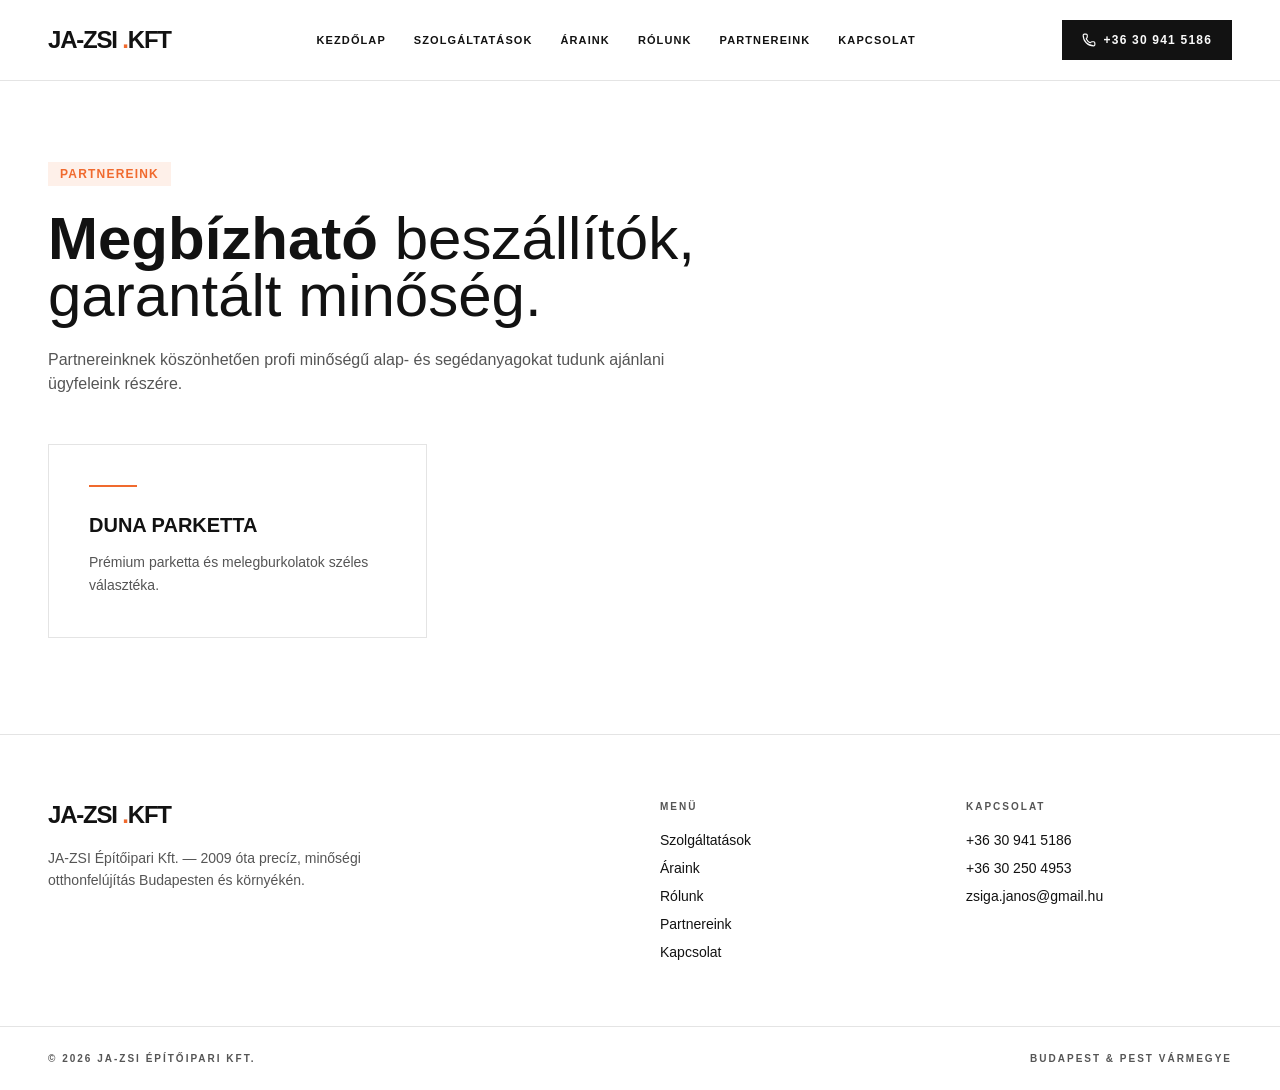
<file: partnereink.html>
<!DOCTYPE html>
<html lang="en">
  <head>
    <meta http-equiv="content-type" content="text/html; charset=UTF-8">
    <meta charset="utf-8">
    <meta name="viewport" content="width=device-width, initial-scale=1">
    <link rel="stylesheet" href="css/style.css" data-precedence="default">
    <meta name="author" content="Lovable">
    <meta property="og:type" content="website">
	<meta name="twitter:title" content="Áraink — JA-ZSI Építőipari Kft.">
    <meta name="twitter:description" content="Tájékoztató árlisták kivitelezési munkáinkhoz.">
	<title>Partnereink — JA-ZSI Építőipari Kft.</title>
    <meta name="description" content="Megbízható partnereink, akik segítenek a profi minőségű alap- és segédanyagok biztosításában.">
    <meta property="og:title" content="Partnereink — JA-ZSI Építőipari Kft.">
    <meta property="og:description" content="Beszállító és szakmai partnereink.">
  </head>
  <body>
    <div class="min-h-screen flex flex-col bg-background text-foreground">
      <nav class="border-b border-border bg-background sticky top-0 z-50">
        <div class="max-w-7xl mx-auto flex items-center justify-between px-6 py-5 md:px-12">
          <a href="index.html" class="font-display text-xl md:text-2xl font-bold uppercase tracking-tighter">JA-ZSI <span class="text-accent">.</span>Kft </a>
          <div class="hidden lg:flex gap-7 text-[11px] font-bold uppercase tracking-widest">
            <a href="index.html" class="hover:text-accent transition-colors">Kezdőlap</a>
            <a href="szolgaltatasok.html" class="hover:text-accent transition-colors">Szolgáltatások</a>
            <a href="araink.html" class="hover:text-accent transition-colors">Áraink</a>
            <a href="rolunk.html" class="hover:text-accent transition-colors">Rólunk</a>
            <a href="partnereink.html" class="hover:text-accent transition-colors">Partnereink</a>
            <a href="kapcsolat.html" class="hover:text-accent transition-colors">Kapcsolat</a>
          </div>
          <div class="flex items-center gap-3">
            <a href="tel:+36309415186" class="hidden md:inline-flex items-center gap-2 bg-primary text-primary-foreground px-5 py-3 text-xs font-bold uppercase tracking-widest hover:bg-accent transition-colors">
              <svg xmlns="http://www.w3.org/2000/svg" width="24" height="24" viewBox="0 0 24 24" fill="none" stroke="currentColor" stroke-width="2" stroke-linecap="round" stroke-linejoin="round" class="lucide lucide-phone size-3.5" aria-hidden="true">
                <path d="M13.832 16.568a1 1 0 0 0 1.213-.303l.355-.465A2 2 0 0 1 17 15h3a2 2 0 0 1 2 2v3a2 2 0 0 1-2 2A18 18 0 0 1 2 4a2 2 0 0 1 2-2h3a2 2 0 0 1 2 2v3a2 2 0 0 1-.8 1.6l-.468.351a1 1 0 0 0-.292 1.233 14 14 0 0 0 6.392 6.384"></path>
              </svg> +36 30 941 5186 </a>
            <button id="menuButton" type="button" class="lg:hidden p-2 -mr-2" aria-label="Menü">
              <svg xmlns="http://www.w3.org/2000/svg" width="24" height="24" viewBox="0 0 24 24" fill="none" stroke="currentColor" stroke-width="2" stroke-linecap="round" stroke-linejoin="round" class="lucide lucide-menu size-5" aria-hidden="true">
                <path d="M4 5h16"></path>
                <path d="M4 12h16"></path>
                <path d="M4 19h16"></path>
              </svg>
            </button>
			<div id="mobileMenu" class="hidden border-t border-border bg-background">
				<div class="max-w-7xl mx-auto px-6 py-4 flex flex-col gap-3">
				<a href="index.html" class="hover:text-accent transition-colors">Kezdőlap</a>
				<a href="szolgaltatasok.html" class="hover:text-accent transition-colors">Szolgáltatások</a>
				<a href="araink.html" class="hover:text-accent transition-colors">Áraink</a>
				<a href="rolunk.html" class="hover:text-accent transition-colors">Rólunk</a>
				<a href="partnereink.html" class="hover:text-accent transition-colors">Partnereink</a>
				<a href="kapcsolat.html" class="hover:text-accent transition-colors">Kapcsolat</a>
				<svg xmlns="http://www.w3.org/2000/svg" width="24" height="24" viewBox="0 0 24 24" fill="none" stroke="currentColor" stroke-width="2" stroke-linecap="round" stroke-linejoin="round" class="lucide lucide-phone size-3.5" aria-hidden="true">
					<path d="M13.832 16.568a1 1 0 0 0 1.213-.303l.355-.465A2 2 0 0 1 17 15h3a2 2 0 0 1 2 2v3a2 2 0 0 1-2 2A18 18 0 0 1 2 4a2 2 0 0 1 2-2h3a2 2 0 0 1 2 2v3a2 2 0 0 1-.8 1.6l-.468.351a1 1 0 0 0-.292 1.233 14 14 0 0 0 6.392 6.384"></path>
				  </svg> +36 30 941 5186 </a>
			</div>
			</div>
          </div>
        </div>
      </nav>
      <main class="flex-1">
        <!--$-->
        <!--/$-->
        <div>
          <header class="max-w-7xl mx-auto px-6 md:px-12 pt-20 pb-12">
            <span class="inline-block px-3 py-1 bg-accent/10 text-accent text-xs font-bold uppercase tracking-widest mb-6">Partnereink</span>
            <h1 class="font-display text-4xl md:text-6xl font-light leading-[0.95] max-w-3xl mb-6">
              <span class="font-bold">Megbízható</span> beszállítók, garantált minőség.
            </h1>
            <p class="text-muted-foreground max-w-2xl">Partnereinknek köszönhetően profi minőségű alap- és segédanyagokat tudunk ajánlani ügyfeleink részére.</p>
          </header>
          <section class="max-w-7xl mx-auto px-6 md:px-12 pb-24">
            <div class="grid grid-cols-1 md:grid-cols-2 lg:grid-cols-3 gap-6">
              <div class="border border-border p-10 hover:border-accent transition-colors">
                <div class="w-12 h-[2px] bg-accent mb-6"></div>
                <h3 class="font-display text-xl font-bold uppercase mb-3">Duna Parketta</h3>
                <p class="text-sm text-muted-foreground leading-relaxed">Prémium parketta és melegburkolatok széles választéka.</p>
              </div>
            </div>
          </section>
        </div>
      </main>
      <footer class="border-t border-border bg-background">
        <div class="max-w-7xl mx-auto px-6 md:px-12 py-16 grid md:grid-cols-4 gap-10">
          <div class="md:col-span-2">
            <div class="font-display text-2xl font-bold uppercase tracking-tighter mb-4">JA-ZSI <span class="text-accent">.</span>Kft </div>
            <p class="text-sm text-muted-foreground max-w-sm leading-relaxed">JA-ZSI Építőipari Kft. — 2009 óta precíz, minőségi otthonfelújítás Budapesten és környékén.</p>
          </div>
           <div>
            <h4 class="text-[10px] font-bold uppercase tracking-[0.2em] text-muted-foreground mb-4">Menü</h4>
            <ul class="space-y-2 text-sm">
              <li>
                <a href="szolgaltatasok.html" class="hover:text-accent transition-colors">Szolgáltatások</a>
              </li>
              <li>
                <a class="hover:text-accent transition-colors" href="araink.html">Áraink</a>
              </li>
              <li>
                <a href="rolunk.html" class="hover:text-accent transition-colors">Rólunk</a>
              </li>
              <li>
                <a href="partnereink.html" class="hover:text-accent transition-colors">Partnereink</a>
              </li>
              <li>
                <a href="kapcsolat.html" class="hover:text-accent transition-colors active" data-status="active" aria-current="page">Kapcsolat</a>
              </li>
            </ul>
          </div>
          <div>
            <h4 class="text-[10px] font-bold uppercase tracking-[0.2em] text-muted-foreground mb-4">Kapcsolat</h4>
            <ul class="space-y-2 text-sm">
              <li>
                <a href="tel:+36309415186" class="hover:text-accent transition-colors">+36 30 941 5186</a>
              </li>
              <li>
                <a href="tel:+36302504953" class="hover:text-accent transition-colors">+36 30 250 4953</a>
              </li>
              <li>
                <a href="mailto:zsiga.janos@gmail.hu" class="hover:text-accent transition-colors break-all">zsiga.janos@gmail.hu</a>
              </li>
            </ul>
          </div>
        </div>
        <div class="border-t border-border">
          <div class="max-w-7xl mx-auto px-6 md:px-12 py-6 flex flex-col md:flex-row justify-between gap-3 text-[10px] font-bold uppercase tracking-[0.2em] text-muted-foreground">
            <span>©
              <!-- -->2026
              <!-- --> JA-ZSI Építőipari Kft.
            </span>
            <span>Budapest &amp; Pest vármegye</span>
          </div>
        </div>
      </footer>
	  <script>
		const button = document.getElementById("menuButton");
		const menu = document.getElementById("mobileMenu");

		button.addEventListener("click", () => {
			menu.classList.toggle("hidden");
		});
	  </script>
    </div>
    
  </body>
</html>
</file>
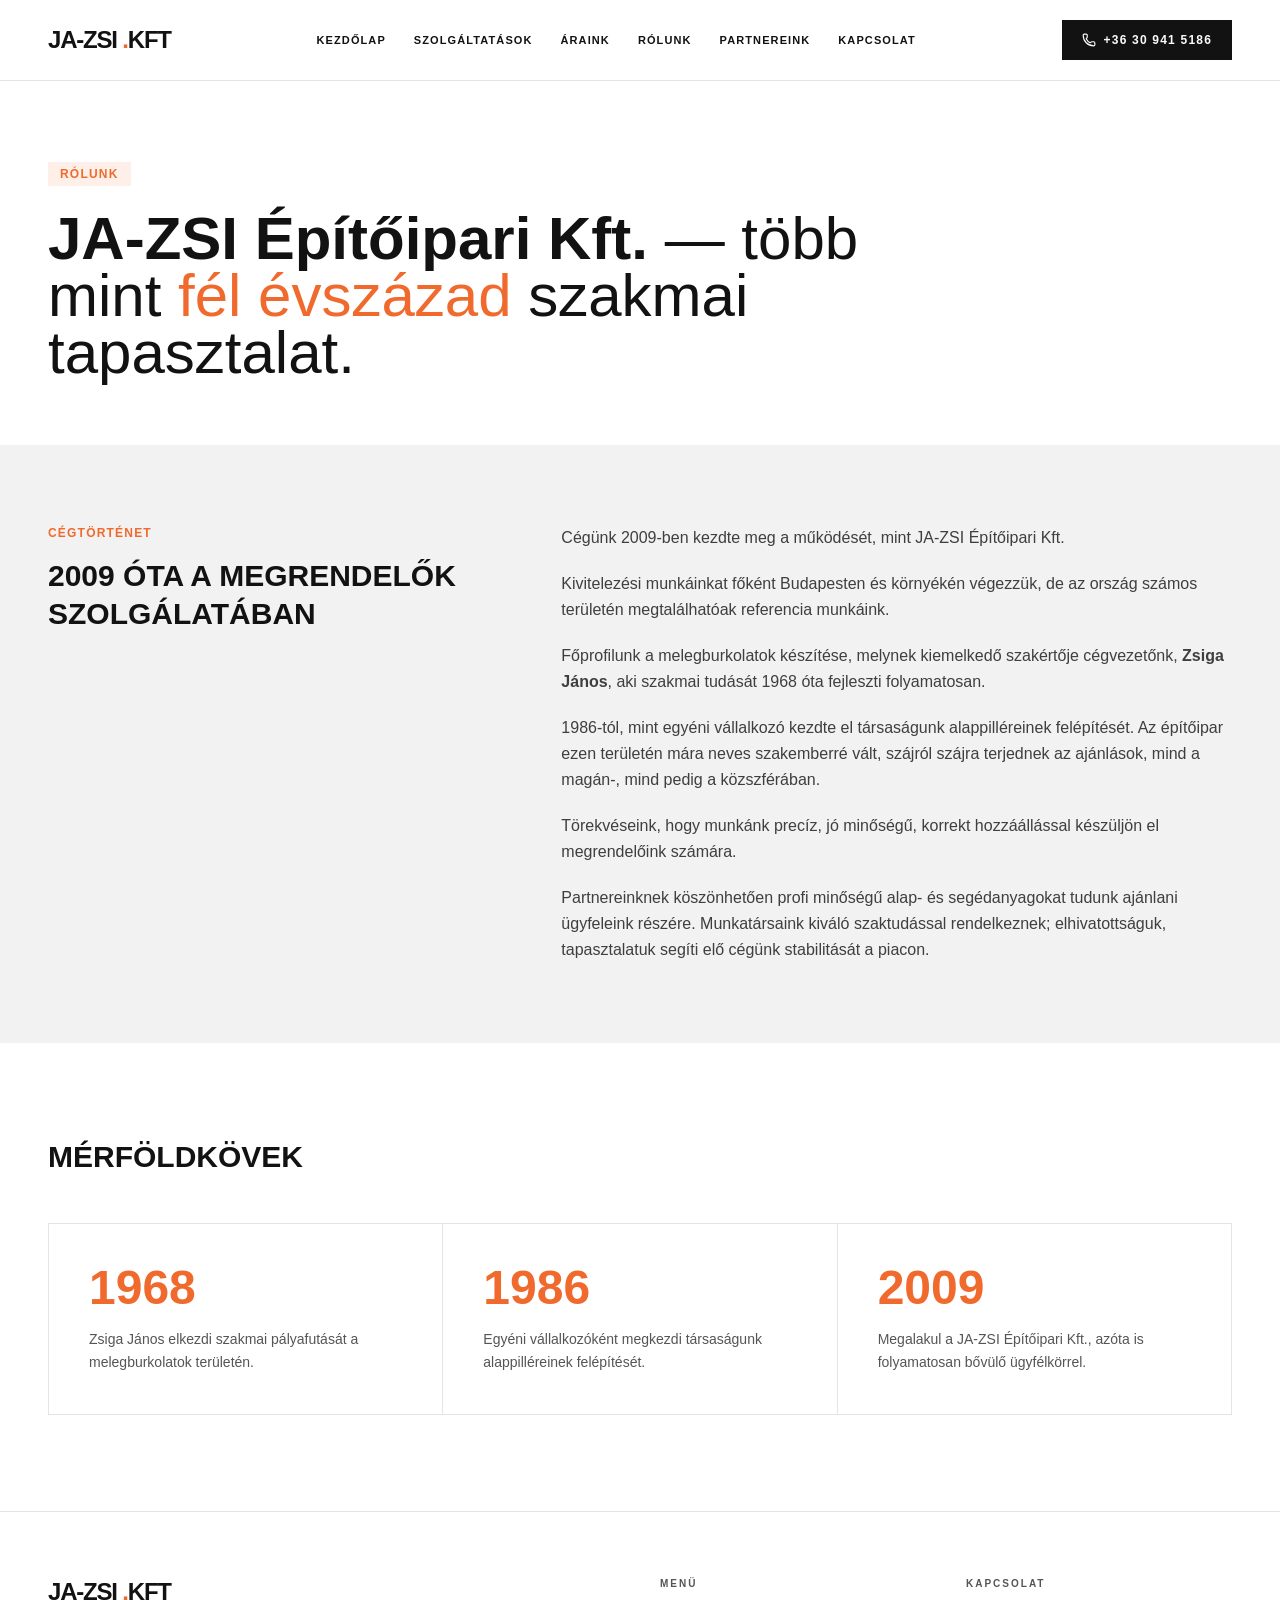
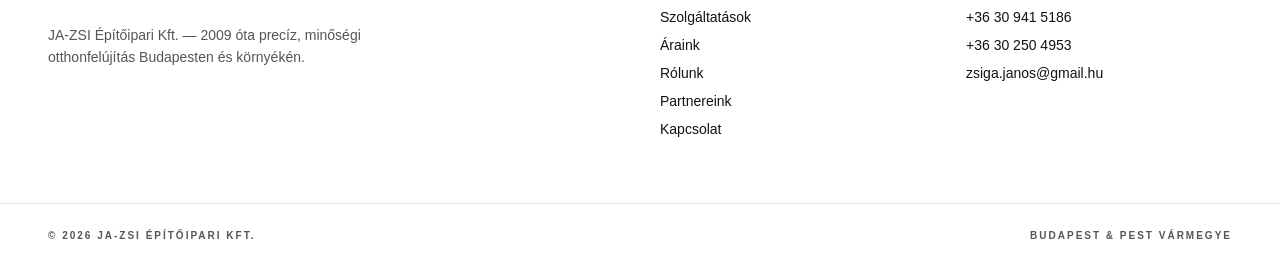
<file: rolunk.html>
<!DOCTYPE html>
<html lang="en">
  <head>
    <meta http-equiv="content-type" content="text/html; charset=UTF-8">
    <meta charset="utf-8">
    <meta name="viewport" content="width=device-width, initial-scale=1">
    <link rel="stylesheet" href="css/style.css" data-precedence="default">
    <meta name="author" content="Lovable">
    <meta property="og:type" content="website">
    <link rel="modulepreload" href="https://id-preview--2b317838-8979-4149-8754-fe3975ddc2e1.lovable.app/assets/index-cmvKYxNJ.js">
    <meta name="twitter:title" content="Áraink — JA-ZSI Építőipari Kft.">
    <meta name="twitter:description" content="Tájékoztató árlisták kivitelezési munkáinkhoz.">
    <meta property="og:image" content="https://pub-bb2e103a32db4e198524a2e9ed8f35b4.r2.dev/35622ea5-adba-40f5-a7d4-c173ee83f768/id-preview-41f2fce6--2b317838-8979-4149-8754-fe3975ddc2e1.lovable.app-1779974042854.png">
    <meta name="twitter:image" content="https://pub-bb2e103a32db4e198524a2e9ed8f35b4.r2.dev/35622ea5-adba-40f5-a7d4-c173ee83f768/id-preview-41f2fce6--2b317838-8979-4149-8754-fe3975ddc2e1.lovable.app-1779974042854.png">
    <title>Rólunk — JA-ZSI Építőipari Kft.</title>
    <meta name="description" content="A JA-ZSI Építőipari Kft. 2009 óta végez minőségi kivitelezést. Cégvezetőnk, Zsiga János 1968 óta fejleszti szakmai tudását a melegburkolatok területén.">
    <meta property="og:title" content="Rólunk — JA-ZSI Építőipari Kft.">
    <meta property="og:description" content="Cégtörténetünk és értékeink.">
    <link rel="canonical" href="https://id-preview--2b317838-8979-4149-8754-fe3975ddc2e1.lovable.app/rolunk">
  </head>
  <body>
    <div class="min-h-screen flex flex-col bg-background text-foreground">
      <nav class="border-b border-border bg-background sticky top-0 z-50">
        <div class="max-w-7xl mx-auto flex items-center justify-between px-6 py-5 md:px-12">
          <a href="https://id-preview--2b317838-8979-4149-8754-fe3975ddc2e1.lovable.app/" class="font-display text-xl md:text-2xl font-bold uppercase tracking-tighter">JA-ZSI <span class="text-accent">.</span>Kft </a>
          <div class="hidden lg:flex gap-7 text-[11px] font-bold uppercase tracking-widest">
            <a href="index.html" class="hover:text-accent transition-colors">Kezdőlap</a>
            <a href="szolgaltatasok.html" class="hover:text-accent transition-colors">Szolgáltatások</a>
            <a href="araink.html" class="hover:text-accent transition-colors">Áraink</a>
            <a href="rolunk.html" class="hover:text-accent transition-colors">Rólunk</a>
            <a href="partnereink.html" class="hover:text-accent transition-colors">Partnereink</a>
            <a href="kapcsolat.html" class="hover:text-accent transition-colors">Kapcsolat</a>
          </div>
          <div class="flex items-center gap-3">
            <a href="tel:+36309415186" class="hidden md:inline-flex items-center gap-2 bg-primary text-primary-foreground px-5 py-3 text-xs font-bold uppercase tracking-widest hover:bg-accent transition-colors">
              <svg xmlns="http://www.w3.org/2000/svg" width="24" height="24" viewBox="0 0 24 24" fill="none" stroke="currentColor" stroke-width="2" stroke-linecap="round" stroke-linejoin="round" class="lucide lucide-phone size-3.5" aria-hidden="true">
                <path d="M13.832 16.568a1 1 0 0 0 1.213-.303l.355-.465A2 2 0 0 1 17 15h3a2 2 0 0 1 2 2v3a2 2 0 0 1-2 2A18 18 0 0 1 2 4a2 2 0 0 1 2-2h3a2 2 0 0 1 2 2v3a2 2 0 0 1-.8 1.6l-.468.351a1 1 0 0 0-.292 1.233 14 14 0 0 0 6.392 6.384"></path>
              </svg> +36 30 941 5186 </a>
            <button id="menuButton" type="button" class="lg:hidden p-2 -mr-2" aria-label="Menü">
              <svg xmlns="http://www.w3.org/2000/svg" width="24" height="24" viewBox="0 0 24 24" fill="none" stroke="currentColor" stroke-width="2" stroke-linecap="round" stroke-linejoin="round" class="lucide lucide-menu size-5" aria-hidden="true">
                <path d="M4 5h16"></path>
                <path d="M4 12h16"></path>
                <path d="M4 19h16"></path>
              </svg>
            </button>
			<div id="mobileMenu" class="hidden border-t border-border bg-background">
				<div class="max-w-7xl mx-auto px-6 py-4 flex flex-col gap-3">
				<a href="index.html" class="hover:text-accent transition-colors">Kezdőlap</a>
				<a href="szolgaltatasok.html" class="hover:text-accent transition-colors">Szolgáltatások</a>
				<a href="araink.html" class="hover:text-accent transition-colors">Áraink</a>
				<a href="rolunk.html" class="hover:text-accent transition-colors">Rólunk</a>
				<a href="partnereink.html" class="hover:text-accent transition-colors">Partnereink</a>
				<a href="kapcsolat.html" class="hover:text-accent transition-colors">Kapcsolat</a>
				<svg xmlns="http://www.w3.org/2000/svg" width="24" height="24" viewBox="0 0 24 24" fill="none" stroke="currentColor" stroke-width="2" stroke-linecap="round" stroke-linejoin="round" class="lucide lucide-phone size-3.5" aria-hidden="true">
					<path d="M13.832 16.568a1 1 0 0 0 1.213-.303l.355-.465A2 2 0 0 1 17 15h3a2 2 0 0 1 2 2v3a2 2 0 0 1-2 2A18 18 0 0 1 2 4a2 2 0 0 1 2-2h3a2 2 0 0 1 2 2v3a2 2 0 0 1-.8 1.6l-.468.351a1 1 0 0 0-.292 1.233 14 14 0 0 0 6.392 6.384"></path>
				  </svg> +36 30 941 5186 </a>
			</div>
			</div>
          </div>
        </div>
      </nav>
      <main class="flex-1">
        <!--$-->
        <!--/$-->
        <div>
          <header class="max-w-7xl mx-auto px-6 md:px-12 pt-20 pb-16">
            <span class="inline-block px-3 py-1 bg-accent/10 text-accent text-xs font-bold uppercase tracking-widest mb-6">Rólunk</span>
            <h1 class="font-display text-4xl md:text-6xl font-light leading-[0.95] max-w-4xl">
              <span class="font-bold">JA-ZSI Építőipari Kft.</span> — több mint <span class="text-accent">fél évszázad</span> szakmai tapasztalat.
            </h1>
          </header>
          <section class="bg-muted py-20 px-6 md:px-12">
            <div class="max-w-7xl mx-auto grid md:grid-cols-12 gap-12">
              <div class="md:col-span-5">
                <div class="font-display text-xs font-bold uppercase tracking-widest text-accent mb-4">Cégtörténet</div>
                <h2 class="font-display text-3xl font-bold uppercase leading-tight mb-6">2009 óta a megrendelők szolgálatában</h2>
              </div>
              <div class="md:col-span-7 space-y-5 text-base leading-relaxed text-foreground/80">
                <p>Cégünk 2009-ben kezdte meg a működését, mint JA-ZSI Építőipari Kft.</p>
                <p>Kivitelezési munkáinkat főként Budapesten és környékén végezzük, de az ország számos területén megtalálhatóak referencia munkáink.</p>
                <p>Főprofilunk a melegburkolatok készítése, melynek kiemelkedő szakértője cégvezetőnk, <strong>Zsiga János</strong>, aki szakmai tudását 1968 óta fejleszti folyamatosan. </p>
                <p>1986-tól, mint egyéni vállalkozó kezdte el társaságunk alappilléreinek felépítését. Az építőipar ezen területén mára neves szakemberré vált, szájról szájra terjednek az ajánlások, mind a magán-, mind pedig a közszférában.</p>
                <p>Törekvéseink, hogy munkánk precíz, jó minőségű, korrekt hozzáállással készüljön el megrendelőink számára.</p>
                <p>Partnereinknek köszönhetően profi minőségű alap- és segédanyagokat tudunk ajánlani ügyfeleink részére. Munkatársaink kiváló szaktudással rendelkeznek; elhivatottságuk, tapasztalatuk segíti elő cégünk stabilitását a piacon.</p>
              </div>
            </div>
          </section>
          <section class="max-w-7xl mx-auto px-6 md:px-12 py-24">
            <h2 class="font-display text-2xl md:text-3xl font-bold uppercase mb-12">Mérföldkövek</h2>
            <div class="grid md:grid-cols-3 gap-px bg-border border border-border">
              <div class="bg-background p-10">
                <div class="font-display text-5xl font-bold text-accent mb-4">1968</div>
                <p class="text-sm text-muted-foreground leading-relaxed">Zsiga János elkezdi szakmai pályafutását a melegburkolatok területén.</p>
              </div>
              <div class="bg-background p-10">
                <div class="font-display text-5xl font-bold text-accent mb-4">1986</div>
                <p class="text-sm text-muted-foreground leading-relaxed">Egyéni vállalkozóként megkezdi társaságunk alappilléreinek felépítését.</p>
              </div>
              <div class="bg-background p-10">
                <div class="font-display text-5xl font-bold text-accent mb-4">2009</div>
                <p class="text-sm text-muted-foreground leading-relaxed">Megalakul a JA-ZSI Építőipari Kft., azóta is folyamatosan bővülő ügyfélkörrel.</p>
              </div>
            </div>
          </section>
        </div>
      </main>
      <footer class="border-t border-border bg-background">
        <div class="max-w-7xl mx-auto px-6 md:px-12 py-16 grid md:grid-cols-4 gap-10">
          <div class="md:col-span-2">
            <div class="font-display text-2xl font-bold uppercase tracking-tighter mb-4">JA-ZSI <span class="text-accent">.</span>Kft </div>
            <p class="text-sm text-muted-foreground max-w-sm leading-relaxed">JA-ZSI Építőipari Kft. — 2009 óta precíz, minőségi otthonfelújítás Budapesten és környékén.</p>
          </div>
           <div>
            <h4 class="text-[10px] font-bold uppercase tracking-[0.2em] text-muted-foreground mb-4">Menü</h4>
            <ul class="space-y-2 text-sm">
              <li>
                <a href="szolgaltatasok.html" class="hover:text-accent transition-colors">Szolgáltatások</a>
              </li>
              <li>
                <a class="hover:text-accent transition-colors" href="araink.html">Áraink</a>
              </li>
              <li>
                <a href="rolunk.html" class="hover:text-accent transition-colors">Rólunk</a>
              </li>
              <li>
                <a href="partnereink.html" class="hover:text-accent transition-colors">Partnereink</a>
              </li>
              <li>
                <a href="kapcsolat.html" class="hover:text-accent transition-colors active" data-status="active" aria-current="page">Kapcsolat</a>
              </li>
            </ul>
          </div>
          <div>
            <h4 class="text-[10px] font-bold uppercase tracking-[0.2em] text-muted-foreground mb-4">Kapcsolat</h4>
            <ul class="space-y-2 text-sm">
              <li>
                <a href="tel:+36309415186" class="hover:text-accent transition-colors">+36 30 941 5186</a>
              </li>
              <li>
                <a href="tel:+36302504953" class="hover:text-accent transition-colors">+36 30 250 4953</a>
              </li>
              <li>
                <a href="mailto:zsiga.janos@gmail.hu" class="hover:text-accent transition-colors break-all">zsiga.janos@gmail.hu</a>
              </li>
            </ul>
          </div>
        </div>
        <div class="border-t border-border">
          <div class="max-w-7xl mx-auto px-6 md:px-12 py-6 flex flex-col md:flex-row justify-between gap-3 text-[10px] font-bold uppercase tracking-[0.2em] text-muted-foreground">
            <span>©
              <!-- -->2026
              <!-- --> JA-ZSI Építőipari Kft.
            </span>
            <span>Budapest &amp; Pest vármegye</span>
          </div>
        </div>
      </footer>
	  <script>
		const button = document.getElementById("menuButton");
		const menu = document.getElementById("mobileMenu");

		button.addEventListener("click", () => {
			menu.classList.toggle("hidden");
		});
	  </script>
    </div>
    
  </body>
</html>
</file>
<file: css/style.css>
@layer properties{@supports (((-webkit-hyphens:none)) and (not (margin-trim:inline))) or ((-moz-orient:inline) and (not (color:rgb(from red r g b)))){*,:before,:after,::backdrop{--tw-translate-x:0;--tw-translate-y:0;--tw-translate-z:0;--tw-rotate-x:initial;--tw-rotate-y:initial;--tw-rotate-z:initial;--tw-skew-x:initial;--tw-skew-y:initial;--tw-space-y-reverse:0;--tw-space-x-reverse:0;--tw-border-style:solid;--tw-leading:initial;--tw-font-weight:initial;--tw-tracking:initial;--tw-ordinal:initial;--tw-slashed-zero:initial;--tw-numeric-figure:initial;--tw-numeric-spacing:initial;--tw-numeric-fraction:initial;--tw-shadow:0 0 #0000;--tw-shadow-color:initial;--tw-shadow-alpha:100%;--tw-inset-shadow:0 0 #0000;--tw-inset-shadow-color:initial;--tw-inset-shadow-alpha:100%;--tw-ring-color:initial;--tw-ring-shadow:0 0 #0000;--tw-inset-ring-color:initial;--tw-inset-ring-shadow:0 0 #0000;--tw-ring-inset:initial;--tw-ring-offset-width:0px;--tw-ring-offset-color:#fff;--tw-ring-offset-shadow:0 0 #0000;--tw-outline-style:solid;--tw-duration:initial;--tw-ease:initial;--tw-content:"";--tw-animation-delay:0s;--tw-animation-direction:normal;--tw-animation-duration:initial;--tw-animation-fill-mode:none;--tw-animation-iteration-count:1;--tw-enter-blur:0;--tw-enter-opacity:1;--tw-enter-rotate:0;--tw-enter-scale:1;--tw-enter-translate-x:0;--tw-enter-translate-y:0;--tw-exit-blur:0;--tw-exit-opacity:1;--tw-exit-rotate:0;--tw-exit-scale:1;--tw-exit-translate-x:0;--tw-exit-translate-y:0}}}@layer theme{:root,:host{--font-sans:"Inter", sans-serif;--font-mono:ui-monospace, SFMono-Regular, Menlo, Monaco, Consolas, "Liberation Mono", "Courier New", monospace;--color-black:#000;--spacing:.25rem;--container-sm:24rem;--container-md:28rem;--container-lg:32rem;--container-xl:36rem;--container-2xl:42rem;--container-3xl:48rem;--container-4xl:56rem;--container-7xl:80rem;--text-xs:.75rem;--text-xs--line-height:calc(1 / .75);--text-sm:.875rem;--text-sm--line-height:calc(1.25 / .875);--text-base:1rem;--text-base--line-height: 1.5 ;--text-lg:1.125rem;--text-lg--line-height:calc(1.75 / 1.125);--text-xl:1.25rem;--text-xl--line-height:calc(1.75 / 1.25);--text-2xl:1.5rem;--text-2xl--line-height:calc(2 / 1.5);--text-3xl:1.875rem;--text-3xl--line-height: 1.2 ;--text-4xl:2.25rem;--text-4xl--line-height:calc(2.5 / 2.25);--text-5xl:3rem;--text-5xl--line-height:1;--text-6xl:3.75rem;--text-6xl--line-height:1;--text-7xl:4.5rem;--text-7xl--line-height:1;--font-weight-light:300;--font-weight-normal:400;--font-weight-medium:500;--font-weight-semibold:600;--font-weight-bold:700;--tracking-tighter:-.05em;--tracking-tight:-.025em;--tracking-widest:.1em;--leading-tight:1.25;--leading-relaxed:1.625;--ease-in-out:cubic-bezier(.4, 0, .2, 1);--animate-pulse:pulse 2s cubic-bezier(.4, 0, .6, 1) infinite;--aspect-video:16 / 9;--default-transition-duration:.15s;--default-transition-timing-function:cubic-bezier(.4, 0, .2, 1);--default-font-family:"Inter", sans-serif;--default-mono-font-family:var(--font-mono);--color-background:var(--background);--color-foreground:var(--foreground);--color-border:var(--border);--font-display:"Space Grotesk", sans-serif}}@layer base{*,:after,:before,::backdrop{box-sizing:border-box;border:0 solid;margin:0;padding:0}::file-selector-button{box-sizing:border-box;border:0 solid;margin:0;padding:0}html,:host{-webkit-text-size-adjust:100%;tab-size:4;line-height:1.5;font-family:var(--default-font-family,ui-sans-serif, system-ui, sans-serif, "Apple Color Emoji", "Segoe UI Emoji", "Segoe UI Symbol", "Noto Color Emoji");font-feature-settings:var(--default-font-feature-settings,normal);font-variation-settings:var(--default-font-variation-settings,normal);-webkit-tap-highlight-color:transparent}hr{height:0;color:inherit;border-top-width:1px}abbr:where([title]){-webkit-text-decoration:underline dotted;text-decoration:underline dotted}h1,h2,h3,h4,h5,h6{font-size:inherit;font-weight:inherit}a{color:inherit;-webkit-text-decoration:inherit;text-decoration:inherit}b,strong{font-weight:bolder}code,kbd,samp,pre{font-family:var(--default-mono-font-family,ui-monospace, SFMono-Regular, Menlo, Monaco, Consolas, "Liberation Mono", "Courier New", monospace);font-feature-settings:var(--default-mono-font-feature-settings,normal);font-variation-settings:var(--default-mono-font-variation-settings,normal);font-size:1em}small{font-size:80%}sub,sup{vertical-align:baseline;font-size:75%;line-height:0;position:relative}sub{bottom:-.25em}sup{top:-.5em}table{text-indent:0;border-color:inherit;border-collapse:collapse}:-moz-focusring{outline:auto}progress{vertical-align:baseline}summary{display:list-item}ol,ul,menu{list-style:none}img,svg,video,canvas,audio,iframe,embed,object{vertical-align:middle;display:block}img,video{max-width:100%;height:auto}button,input,select,optgroup,textarea{font:inherit;font-feature-settings:inherit;font-variation-settings:inherit;letter-spacing:inherit;color:inherit;opacity:1;background-color:#0000;border-radius:0}::file-selector-button{font:inherit;font-feature-settings:inherit;font-variation-settings:inherit;letter-spacing:inherit;color:inherit;opacity:1;background-color:#0000;border-radius:0}:where(select:is([multiple],[size])) optgroup{font-weight:bolder}:where(select:is([multiple],[size])) optgroup option{padding-inline-start:20px}::file-selector-button{margin-inline-end:4px}::placeholder{opacity:1}@supports (not ((-webkit-appearance:-apple-pay-button))) or (contain-intrinsic-size:1px){::placeholder{color:currentColor}@supports (color:color-mix(in lab,red,red)){::placeholder{color:color-mix(in oklab,currentcolor 50%,transparent)}}}textarea{resize:vertical}::-webkit-search-decoration{-webkit-appearance:none}::-webkit-date-and-time-value{min-height:1lh;text-align:inherit}::-webkit-datetime-edit{display:inline-flex}::-webkit-datetime-edit-fields-wrapper{padding:0}::-webkit-datetime-edit{padding-block:0}::-webkit-datetime-edit-year-field{padding-block:0}::-webkit-datetime-edit-month-field{padding-block:0}::-webkit-datetime-edit-day-field{padding-block:0}::-webkit-datetime-edit-hour-field{padding-block:0}::-webkit-datetime-edit-minute-field{padding-block:0}::-webkit-datetime-edit-second-field{padding-block:0}::-webkit-datetime-edit-millisecond-field{padding-block:0}::-webkit-datetime-edit-meridiem-field{padding-block:0}::-webkit-calendar-picker-indicator{line-height:1}:-moz-ui-invalid{box-shadow:none}button,input:where([type=button],[type=reset],[type=submit]){appearance:button}::file-selector-button{appearance:button}::-webkit-inner-spin-button{height:auto}::-webkit-outer-spin-button{height:auto}[hidden]:where(:not([hidden=until-found])){display:none!important}*{border-color:var(--color-border)}body{background-color:var(--color-background);color:var(--color-foreground);font-family:var(--font-sans)}.font-display{font-family:var(--font-display)}}@layer components;@layer utilities{.pointer-events-none{pointer-events:none}.invisible{visibility:hidden}.sr-only{clip-path:inset(50%);white-space:nowrap;border-width:0;width:1px;height:1px;margin:-1px;padding:0;position:absolute;overflow:hidden}.absolute{position:absolute}.fixed{position:fixed}.relative{position:relative}.sticky{position:sticky}.inset-0{inset:calc(var(--spacing) * 0)}.inset-x-0{inset-inline:calc(var(--spacing) * 0)}.inset-y-0{inset-block:calc(var(--spacing) * 0)}.start{inset-inline-start:var(--spacing)}.-top-12{top:calc(var(--spacing) * -12)}.top-0{top:calc(var(--spacing) * 0)}.top-1\.5{top:calc(var(--spacing) * 1.5)}.top-1\/2{top:50%}.top-3\.5{top:calc(var(--spacing) * 3.5)}.top-4{top:calc(var(--spacing) * 4)}.top-\[1px\]{top:1px}.top-\[50\%\]{top:50%}.top-\[60\%\]{top:60%}.top-full{top:100%}.-right-12{right:calc(var(--spacing) * -12)}.right-0{right:calc(var(--spacing) * 0)}.right-1{right:calc(var(--spacing) * 1)}.right-2{right:calc(var(--spacing) * 2)}.right-3{right:calc(var(--spacing) * 3)}.right-4{right:calc(var(--spacing) * 4)}.-bottom-12{bottom:calc(var(--spacing) * -12)}.bottom-0{bottom:calc(var(--spacing) * 0)}.-left-12{left:calc(var(--spacing) * -12)}.left-0{left:calc(var(--spacing) * 0)}.left-1\/2{left:50%}.left-2{left:calc(var(--spacing) * 2)}.left-\[50\%\]{left:50%}.z-10{z-index:10}.z-20{z-index:20}.z-50{z-index:50}.z-\[1\]{z-index:1}.-mx-1{margin-inline:calc(var(--spacing) * -1)}.mx-2{margin-inline:calc(var(--spacing) * 2)}.mx-3\.5{margin-inline:calc(var(--spacing) * 3.5)}.mx-auto{margin-inline:auto}.my-0\.5{margin-block:calc(var(--spacing) * .5)}.my-1{margin-block:calc(var(--spacing) * 1)}.-mt-4{margin-top:calc(var(--spacing) * -4)}.mt-0\.5{margin-top:calc(var(--spacing) * .5)}.mt-1\.5{margin-top:calc(var(--spacing) * 1.5)}.mt-2{margin-top:calc(var(--spacing) * 2)}.mt-4{margin-top:calc(var(--spacing) * 4)}.mt-6{margin-top:calc(var(--spacing) * 6)}.mt-10{margin-top:calc(var(--spacing) * 10)}.mt-24{margin-top:calc(var(--spacing) * 24)}.mt-auto{margin-top:auto}.-mr-2{margin-right:calc(var(--spacing) * -2)}.mr-2{margin-right:calc(var(--spacing) * 2)}.mb-1{margin-bottom:calc(var(--spacing) * 1)}.mb-2{margin-bottom:calc(var(--spacing) * 2)}.mb-3{margin-bottom:calc(var(--spacing) * 3)}.mb-4{margin-bottom:calc(var(--spacing) * 4)}.mb-6{margin-bottom:calc(var(--spacing) * 6)}.mb-8{margin-bottom:calc(var(--spacing) * 8)}.mb-10{margin-bottom:calc(var(--spacing) * 10)}.mb-12{margin-bottom:calc(var(--spacing) * 12)}.mb-16{margin-bottom:calc(var(--spacing) * 16)}.mb-20{margin-bottom:calc(var(--spacing) * 20)}.-ml-4{margin-left:calc(var(--spacing) * -4)}.ml-1{margin-left:calc(var(--spacing) * 1)}.ml-auto{margin-left:auto}.block{display:block}.flex{display:flex}.grid{display:grid}.hidden{display:none}.inline{display:inline}.inline-block{display:inline-block}.inline-flex{display:inline-flex}.table{display:table}.aspect-\[4\/5\]{aspect-ratio:4/5}.aspect-square{aspect-ratio:1}.aspect-video{aspect-ratio:var(--aspect-video)}.size-\(--cell-size\){width:var(--cell-size);height:var(--cell-size)}.size-3\.5{width:calc(var(--spacing) * 3.5);height:calc(var(--spacing) * 3.5)}.size-4{width:calc(var(--spacing) * 4);height:calc(var(--spacing) * 4)}.size-5{width:calc(var(--spacing) * 5);height:calc(var(--spacing) * 5)}.h-\(--cell-size\){height:var(--cell-size)}.h-1\.5{height:calc(var(--spacing) * 1.5)}.h-2{height:calc(var(--spacing) * 2)}.h-2\.5{height:calc(var(--spacing) * 2.5)}.h-3{height:calc(var(--spacing) * 3)}.h-3\.5{height:calc(var(--spacing) * 3.5)}.h-4{height:calc(var(--spacing) * 4)}.h-5{height:calc(var(--spacing) * 5)}.h-7{height:calc(var(--spacing) * 7)}.h-8{height:calc(var(--spacing) * 8)}.h-9{height:calc(var(--spacing) * 9)}.h-10{height:calc(var(--spacing) * 10)}.h-12{height:calc(var(--spacing) * 12)}.h-64{height:calc(var(--spacing) * 64)}.h-\[1px\]{height:1px}.h-\[2px\]{height:2px}.h-\[var\(--radix-navigation-menu-viewport-height\)\]{height:var(--radix-navigation-menu-viewport-height)}.h-\[var\(--radix-select-trigger-height\)\]{height:var(--radix-select-trigger-height)}.h-auto{height:auto}.h-full{height:100%}.h-px{height:1px}.h-svh{height:100svh}.max-h-\(--radix-context-menu-content-available-height\){max-height:var(--radix-context-menu-content-available-height)}.max-h-\(--radix-select-content-available-height\){max-height:var(--radix-select-content-available-height)}.max-h-\[300px\]{max-height:300px}.max-h-\[var\(--radix-dropdown-menu-content-available-height\)\]{max-height:var(--radix-dropdown-menu-content-available-height)}.min-h-0{min-height:calc(var(--spacing) * 0)}.min-h-\[60px\]{min-height:60px}.min-h-screen{min-height:100vh}.min-h-svh{min-height:100svh}.w-\(--cell-size\){width:var(--cell-size)}.w-\(--sidebar-width\){width:var(--sidebar-width)}.w-0{width:calc(var(--spacing) * 0)}.w-1{width:calc(var(--spacing) * 1)}.w-2{width:calc(var(--spacing) * 2)}.w-2\.5{width:calc(var(--spacing) * 2.5)}.w-3{width:calc(var(--spacing) * 3)}.w-3\.5{width:calc(var(--spacing) * 3.5)}.w-3\/4{width:75%}.w-4{width:calc(var(--spacing) * 4)}.w-5{width:calc(var(--spacing) * 5)}.w-7{width:calc(var(--spacing) * 7)}.w-8{width:calc(var(--spacing) * 8)}.w-9{width:calc(var(--spacing) * 9)}.w-10{width:calc(var(--spacing) * 10)}.w-12{width:calc(var(--spacing) * 12)}.w-64{width:calc(var(--spacing) * 64)}.w-72{width:calc(var(--spacing) * 72)}.w-\[1px\]{width:1px}.w-\[100px\]{width:100px}.w-auto{width:auto}.w-fit{width:fit-content}.w-full{width:100%}.w-max{width:max-content}.w-px{width:1px}.max-w-\(--skeleton-width\){max-width:var(--skeleton-width)}.max-w-2xl{max-width:var(--container-2xl)}.max-w-3xl{max-width:var(--container-3xl)}.max-w-4xl{max-width:var(--container-4xl)}.max-w-7xl{max-width:var(--container-7xl)}.max-w-lg{max-width:var(--container-lg)}.max-w-max{max-width:max-content}.max-w-md{max-width:var(--container-md)}.max-w-sm{max-width:var(--container-sm)}.max-w-xl{max-width:var(--container-xl)}.min-w-\(--cell-size\){min-width:var(--cell-size)}.min-w-0{min-width:calc(var(--spacing) * 0)}.min-w-5{min-width:calc(var(--spacing) * 5)}.min-w-8{min-width:calc(var(--spacing) * 8)}.min-w-9{min-width:calc(var(--spacing) * 9)}.min-w-10{min-width:calc(var(--spacing) * 10)}.min-w-\[8rem\]{min-width:8rem}.min-w-\[12rem\]{min-width:12rem}.min-w-\[var\(--radix-select-trigger-width\)\]{min-width:var(--radix-select-trigger-width)}.flex-1{flex:1}.shrink-0{flex-shrink:0}.grow{flex-grow:1}.grow-0{flex-grow:0}.basis-full{flex-basis:100%}.caption-bottom{caption-side:bottom}.border-collapse{border-collapse:collapse}.origin-\(--radix-context-menu-content-transform-origin\){transform-origin:var(--radix-context-menu-content-transform-origin)}.origin-\(--radix-dropdown-menu-content-transform-origin\){transform-origin:var(--radix-dropdown-menu-content-transform-origin)}.origin-\(--radix-hover-card-content-transform-origin\){transform-origin:var(--radix-hover-card-content-transform-origin)}.origin-\(--radix-menubar-content-transform-origin\){transform-origin:var(--radix-menubar-content-transform-origin)}.origin-\(--radix-popover-content-transform-origin\){transform-origin:var(--radix-popover-content-transform-origin)}.origin-\(--radix-select-content-transform-origin\){transform-origin:var(--radix-select-content-transform-origin)}.origin-\(--radix-tooltip-content-transform-origin\){transform-origin:var(--radix-tooltip-content-transform-origin)}.-translate-x-1\/2{--tw-translate-x: -50% ;translate:var(--tw-translate-x) var(--tw-translate-y)}.-translate-x-px{--tw-translate-x:-1px;translate:var(--tw-translate-x) var(--tw-translate-y)}.translate-x-1\/2{--tw-translate-x: 50% ;translate:var(--tw-translate-x) var(--tw-translate-y)}.translate-x-\[-50\%\]{--tw-translate-x:-50%;translate:var(--tw-translate-x) var(--tw-translate-y)}.translate-x-px{--tw-translate-x:1px;translate:var(--tw-translate-x) var(--tw-translate-y)}.-translate-y-1\/2{--tw-translate-y: -50% ;translate:var(--tw-translate-x) var(--tw-translate-y)}.translate-y-\[-50\%\]{--tw-translate-y:-50%;translate:var(--tw-translate-x) var(--tw-translate-y)}.rotate-45{rotate:45deg}.rotate-90{rotate:90deg}.transform{transform:var(--tw-rotate-x,) var(--tw-rotate-y,) var(--tw-rotate-z,) var(--tw-skew-x,) var(--tw-skew-y,)}.animate-caret-blink{animation:1.25s ease-out infinite caret-blink}.animate-in{animation:enter var(--tw-animation-duration,var(--tw-duration,.15s))var(--tw-ease,ease)var(--tw-animation-delay,0s)var(--tw-animation-iteration-count,1)var(--tw-animation-direction,normal)var(--tw-animation-fill-mode,none)}.animate-pulse{animation:var(--animate-pulse)}.cursor-default{cursor:default}.cursor-pointer{cursor:pointer}.touch-none{touch-action:none}.resize-y{resize:vertical}.list-none{list-style-type:none}.grid-cols-1{grid-template-columns:repeat(1,minmax(0,1fr))}.flex-col{flex-direction:column}.flex-col-reverse{flex-direction:column-reverse}.flex-row{flex-direction:row}.flex-wrap{flex-wrap:wrap}.place-content-center{place-content:center}.items-center{align-items:center}.items-end{align-items:flex-end}.items-start{align-items:flex-start}.items-stretch{align-items:stretch}.justify-between{justify-content:space-between}.justify-center{justify-content:center}.gap-1{gap:calc(var(--spacing) * 1)}.gap-1\.5{gap:calc(var(--spacing) * 1.5)}.gap-2{gap:calc(var(--spacing) * 2)}.gap-3{gap:calc(var(--spacing) * 3)}.gap-4{gap:calc(var(--spacing) * 4)}.gap-6{gap:calc(var(--spacing) * 6)}.gap-7{gap:calc(var(--spacing) * 7)}.gap-8{gap:calc(var(--spacing) * 8)}.gap-10{gap:calc(var(--spacing) * 10)}.gap-12{gap:calc(var(--spacing) * 12)}.gap-px{gap:1px}:where(.space-y-1\.5>:not(:last-child)){--tw-space-y-reverse:0;margin-block-start:calc(calc(var(--spacing) * 1.5) * var(--tw-space-y-reverse));margin-block-end:calc(calc(var(--spacing) * 1.5) * calc(1 - var(--tw-space-y-reverse)))}:where(.space-y-2>:not(:last-child)){--tw-space-y-reverse:0;margin-block-start:calc(calc(var(--spacing) * 2) * var(--tw-space-y-reverse));margin-block-end:calc(calc(var(--spacing) * 2) * calc(1 - var(--tw-space-y-reverse)))}:where(.space-y-5>:not(:last-child)){--tw-space-y-reverse:0;margin-block-start:calc(calc(var(--spacing) * 5) * var(--tw-space-y-reverse));margin-block-end:calc(calc(var(--spacing) * 5) * calc(1 - var(--tw-space-y-reverse)))}:where(.space-y-6>:not(:last-child)){--tw-space-y-reverse:0;margin-block-start:calc(calc(var(--spacing) * 6) * var(--tw-space-y-reverse));margin-block-end:calc(calc(var(--spacing) * 6) * calc(1 - var(--tw-space-y-reverse)))}:where(.space-y-8>:not(:last-child)){--tw-space-y-reverse:0;margin-block-start:calc(calc(var(--spacing) * 8) * var(--tw-space-y-reverse));margin-block-end:calc(calc(var(--spacing) * 8) * calc(1 - var(--tw-space-y-reverse)))}:where(.space-x-1>:not(:last-child)){--tw-space-x-reverse:0;margin-inline-start:calc(calc(var(--spacing) * 1) * var(--tw-space-x-reverse));margin-inline-end:calc(calc(var(--spacing) * 1) * calc(1 - var(--tw-space-x-reverse)))}.overflow-auto{overflow:auto}.overflow-hidden{overflow:hidden}.overflow-x-auto{overflow-x:auto}.overflow-x-hidden{overflow-x:hidden}.overflow-y-auto{overflow-y:auto}.rounded-\[2px\]{border-radius:2px}.rounded-\[inherit\]{border-radius:inherit}.rounded-full{border-radius:3.40282e38px}.rounded-lg{border-radius:var(--radius)}.rounded-md{border-radius:calc(var(--radius) - 2px)}.rounded-none{border-radius:0}.rounded-sm{border-radius:calc(var(--radius) - 4px)}.rounded-xl{border-radius:calc(var(--radius) + 4px)}.rounded-t-\[10px\]{border-top-left-radius:10px;border-top-right-radius:10px}.rounded-l-md{border-top-left-radius:calc(var(--radius) - 2px);border-bottom-left-radius:calc(var(--radius) - 2px)}.rounded-tl-sm{border-top-left-radius:calc(var(--radius) - 4px)}.rounded-r-md{border-top-right-radius:calc(var(--radius) - 2px);border-bottom-right-radius:calc(var(--radius) - 2px)}.border{border-style:var(--tw-border-style);border-width:1px}.border-2{border-style:var(--tw-border-style);border-width:2px}.border-\[1\.5px\]{border-style:var(--tw-border-style);border-width:1.5px}.border-y{border-block-style:var(--tw-border-style);border-block-width:1px}.border-t{border-top-style:var(--tw-border-style);border-top-width:1px}.border-r{border-right-style:var(--tw-border-style);border-right-width:1px}.border-b{border-bottom-style:var(--tw-border-style);border-bottom-width:1px}.border-l{border-left-style:var(--tw-border-style);border-left-width:1px}.border-dashed{--tw-border-style:dashed;border-style:dashed}.border-\(--color-border\){border-color:var(--color-border)}.border-border,.border-border\/50{border-color:var(--border)}@supports (color:color-mix(in lab,red,red)){.border-border\/50{border-color:color-mix(in oklab,var(--border) 50%,transparent)}}.border-destructive\/50{border-color:var(--destructive)}@supports (color:color-mix(in lab,red,red)){.border-destructive\/50{border-color:color-mix(in oklab,var(--destructive) 50%,transparent)}}.border-input{border-color:var(--input)}.border-primary,.border-primary\/50{border-color:var(--primary)}@supports (color:color-mix(in lab,red,red)){.border-primary\/50{border-color:color-mix(in oklab,var(--primary) 50%,transparent)}}.border-sidebar-border{border-color:var(--sidebar-border)}.border-transparent{border-color:#0000}.border-t-transparent{border-top-color:#0000}.border-l-transparent{border-left-color:#0000}.bg-\(--color-bg\){background-color:var(--color-bg)}.bg-accent,.bg-accent\/5{background-color:var(--accent)}@supports (color:color-mix(in lab,red,red)){.bg-accent\/5{background-color:color-mix(in oklab,var(--accent) 5%,transparent)}}.bg-accent\/10{background-color:var(--accent)}@supports (color:color-mix(in lab,red,red)){.bg-accent\/10{background-color:color-mix(in oklab,var(--accent) 10%,transparent)}}.bg-background{background-color:var(--background)}.bg-black\/80{background-color:#000c}@supports (color:color-mix(in lab,red,red)){.bg-black\/80{background-color:color-mix(in oklab,var(--color-black) 80%,transparent)}}.bg-border{background-color:var(--border)}.bg-card{background-color:var(--card)}.bg-destructive{background-color:var(--destructive)}.bg-foreground{background-color:var(--foreground)}.bg-muted,.bg-muted\/50{background-color:var(--muted)}@supports (color:color-mix(in lab,red,red)){.bg-muted\/50{background-color:color-mix(in oklab,var(--muted) 50%,transparent)}}.bg-popover{background-color:var(--popover)}.bg-primary,.bg-primary\/5{background-color:var(--primary)}@supports (color:color-mix(in lab,red,red)){.bg-primary\/5{background-color:color-mix(in oklab,var(--primary) 5%,transparent)}}.bg-primary\/10{background-color:var(--primary)}@supports (color:color-mix(in lab,red,red)){.bg-primary\/10{background-color:color-mix(in oklab,var(--primary) 10%,transparent)}}.bg-primary\/20{background-color:var(--primary)}@supports (color:color-mix(in lab,red,red)){.bg-primary\/20{background-color:color-mix(in oklab,var(--primary) 20%,transparent)}}.bg-secondary{background-color:var(--secondary)}.bg-sidebar{background-color:var(--sidebar)}.bg-sidebar-border{background-color:var(--sidebar-border)}.bg-transparent{background-color:#0000}.fill-current{fill:currentColor}.fill-primary{fill:var(--primary)}.object-cover{object-fit:cover}.p-0{padding:calc(var(--spacing) * 0)}.p-1{padding:calc(var(--spacing) * 1)}.p-2{padding:calc(var(--spacing) * 2)}.p-3{padding:calc(var(--spacing) * 3)}.p-4{padding:calc(var(--spacing) * 4)}.p-6{padding:calc(var(--spacing) * 6)}.p-8{padding:calc(var(--spacing) * 8)}.p-10{padding:calc(var(--spacing) * 10)}.p-12{padding:calc(var(--spacing) * 12)}.p-\[1px\]{padding:1px}.px-\(--cell-size\){padding-inline:var(--cell-size)}.px-1{padding-inline:calc(var(--spacing) * 1)}.px-1\.5{padding-inline:calc(var(--spacing) * 1.5)}.px-2{padding-inline:calc(var(--spacing) * 2)}.px-2\.5{padding-inline:calc(var(--spacing) * 2.5)}.px-3{padding-inline:calc(var(--spacing) * 3)}.px-4{padding-inline:calc(var(--spacing) * 4)}.px-5{padding-inline:calc(var(--spacing) * 5)}.px-6{padding-inline:calc(var(--spacing) * 6)}.px-8{padding-inline:calc(var(--spacing) * 8)}.px-10{padding-inline:calc(var(--spacing) * 10)}.py-0\.5{padding-block:calc(var(--spacing) * .5)}.py-1{padding-block:calc(var(--spacing) * 1)}.py-1\.5{padding-block:calc(var(--spacing) * 1.5)}.py-2{padding-block:calc(var(--spacing) * 2)}.py-3{padding-block:calc(var(--spacing) * 3)}.py-4{padding-block:calc(var(--spacing) * 4)}.py-5{padding-block:calc(var(--spacing) * 5)}.py-6{padding-block:calc(var(--spacing) * 6)}.py-16{padding-block:calc(var(--spacing) * 16)}.py-20{padding-block:calc(var(--spacing) * 20)}.py-24{padding-block:calc(var(--spacing) * 24)}.pt-0{padding-top:calc(var(--spacing) * 0)}.pt-3{padding-top:calc(var(--spacing) * 3)}.pt-4{padding-top:calc(var(--spacing) * 4)}.pt-16{padding-top:calc(var(--spacing) * 16)}.pt-20{padding-top:calc(var(--spacing) * 20)}.pr-1{padding-right:calc(var(--spacing) * 1)}.pr-2{padding-right:calc(var(--spacing) * 2)}.pr-2\.5{padding-right:calc(var(--spacing) * 2.5)}.pr-8{padding-right:calc(var(--spacing) * 8)}.pb-3{padding-bottom:calc(var(--spacing) * 3)}.pb-4{padding-bottom:calc(var(--spacing) * 4)}.pb-12{padding-bottom:calc(var(--spacing) * 12)}.pb-16{padding-bottom:calc(var(--spacing) * 16)}.pb-24{padding-bottom:calc(var(--spacing) * 24)}.pl-2{padding-left:calc(var(--spacing) * 2)}.pl-2\.5{padding-left:calc(var(--spacing) * 2.5)}.pl-4{padding-left:calc(var(--spacing) * 4)}.pl-8{padding-left:calc(var(--spacing) * 8)}.text-center{text-align:center}.text-left{text-align:left}.text-right{text-align:right}.align-middle{vertical-align:middle}.font-display{font-family:Space Grotesk,sans-serif}.font-mono{font-family:var(--font-mono)}.text-2xl{font-size:var(--text-2xl);line-height:var(--tw-leading,var(--text-2xl--line-height))}.text-3xl{font-size:var(--text-3xl);line-height:var(--tw-leading,var(--text-3xl--line-height))}.text-4xl{font-size:var(--text-4xl);line-height:var(--tw-leading,var(--text-4xl--line-height))}.text-5xl{font-size:var(--text-5xl);line-height:var(--tw-leading,var(--text-5xl--line-height))}.text-7xl{font-size:var(--text-7xl);line-height:var(--tw-leading,var(--text-7xl--line-height))}.text-base{font-size:var(--text-base);line-height:var(--tw-leading,var(--text-base--line-height))}.text-lg{font-size:var(--text-lg);line-height:var(--tw-leading,var(--text-lg--line-height))}.text-sm{font-size:var(--text-sm);line-height:var(--tw-leading,var(--text-sm--line-height))}.text-xl{font-size:var(--text-xl);line-height:var(--tw-leading,var(--text-xl--line-height))}.text-xs{font-size:var(--text-xs);line-height:var(--tw-leading,var(--text-xs--line-height))}.text-\[0\.8rem\]{font-size:.8rem}.text-\[10px\]{font-size:10px}.text-\[11px\]{font-size:11px}.leading-\[0\.9\]{--tw-leading:.9;line-height:.9}.leading-\[0\.95\]{--tw-leading:.95;line-height:.95}.leading-none{--tw-leading:1;line-height:1}.leading-relaxed{--tw-leading:var(--leading-relaxed);line-height:var(--leading-relaxed)}.leading-tight{--tw-leading:var(--leading-tight);line-height:var(--leading-tight)}.font-bold{--tw-font-weight:var(--font-weight-bold);font-weight:var(--font-weight-bold)}.font-light{--tw-font-weight:var(--font-weight-light);font-weight:var(--font-weight-light)}.font-medium{--tw-font-weight:var(--font-weight-medium);font-weight:var(--font-weight-medium)}.font-normal{--tw-font-weight:var(--font-weight-normal);font-weight:var(--font-weight-normal)}.font-semibold{--tw-font-weight:var(--font-weight-semibold);font-weight:var(--font-weight-semibold)}.tracking-\[0\.2em\]{--tw-tracking:.2em;letter-spacing:.2em}.tracking-tight{--tw-tracking:var(--tracking-tight);letter-spacing:var(--tracking-tight)}.tracking-tighter{--tw-tracking:var(--tracking-tighter);letter-spacing:var(--tracking-tighter)}.tracking-widest{--tw-tracking:var(--tracking-widest);letter-spacing:var(--tracking-widest)}.break-words{overflow-wrap:break-word}.break-all{word-break:break-all}.whitespace-nowrap{white-space:nowrap}.text-accent{color:var(--accent)}.text-accent-foreground{color:var(--accent-foreground)}.text-card-foreground{color:var(--card-foreground)}.text-current{color:currentColor}.text-destructive{color:var(--destructive)}.text-destructive-foreground{color:var(--destructive-foreground)}.text-foreground,.text-foreground\/80{color:var(--foreground)}@supports (color:color-mix(in lab,red,red)){.text-foreground\/80{color:color-mix(in oklab,var(--foreground) 80%,transparent)}}.text-muted-foreground{color:var(--muted-foreground)}.text-popover-foreground{color:var(--popover-foreground)}.text-primary{color:var(--primary)}.text-primary-foreground,.text-primary-foreground\/60{color:var(--primary-foreground)}@supports (color:color-mix(in lab,red,red)){.text-primary-foreground\/60{color:color-mix(in oklab,var(--primary-foreground) 60%,transparent)}}.text-primary-foreground\/70{color:var(--primary-foreground)}@supports (color:color-mix(in lab,red,red)){.text-primary-foreground\/70{color:color-mix(in oklab,var(--primary-foreground) 70%,transparent)}}.text-secondary-foreground{color:var(--secondary-foreground)}.text-sidebar-foreground,.text-sidebar-foreground\/70{color:var(--sidebar-foreground)}@supports (color:color-mix(in lab,red,red)){.text-sidebar-foreground\/70{color:color-mix(in oklab,var(--sidebar-foreground) 70%,transparent)}}.uppercase{text-transform:uppercase}.tabular-nums{--tw-numeric-spacing:tabular-nums;font-variant-numeric:var(--tw-ordinal,) var(--tw-slashed-zero,) var(--tw-numeric-figure,) var(--tw-numeric-spacing,) var(--tw-numeric-fraction,)}.underline{text-decoration-line:underline}.underline-offset-4{text-underline-offset:4px}.opacity-0{opacity:0}.opacity-20{opacity:.2}.opacity-50{opacity:.5}.opacity-60{opacity:.6}.opacity-70{opacity:.7}.shadow{--tw-shadow:0 1px 3px 0 var(--tw-shadow-color,#0000001a), 0 1px 2px -1px var(--tw-shadow-color,#0000001a);box-shadow:var(--tw-inset-shadow),var(--tw-inset-ring-shadow),var(--tw-ring-offset-shadow),var(--tw-ring-shadow),var(--tw-shadow)}.shadow-\[0_0_0_1px_var\(--sidebar-border\)\]{--tw-shadow:0 0 0 1px var(--tw-shadow-color,var(--sidebar-border));box-shadow:var(--tw-inset-shadow),var(--tw-inset-ring-shadow),var(--tw-ring-offset-shadow),var(--tw-ring-shadow),var(--tw-shadow)}.shadow-lg{--tw-shadow:0 10px 15px -3px var(--tw-shadow-color,#0000001a), 0 4px 6px -4px var(--tw-shadow-color,#0000001a);box-shadow:var(--tw-inset-shadow),var(--tw-inset-ring-shadow),var(--tw-ring-offset-shadow),var(--tw-ring-shadow),var(--tw-shadow)}.shadow-md{--tw-shadow:0 4px 6px -1px var(--tw-shadow-color,#0000001a), 0 2px 4px -2px var(--tw-shadow-color,#0000001a);box-shadow:var(--tw-inset-shadow),var(--tw-inset-ring-shadow),var(--tw-ring-offset-shadow),var(--tw-ring-shadow),var(--tw-shadow)}.shadow-none{--tw-shadow:0 0 #0000;box-shadow:var(--tw-inset-shadow),var(--tw-inset-ring-shadow),var(--tw-ring-offset-shadow),var(--tw-ring-shadow),var(--tw-shadow)}.shadow-sm{--tw-shadow:0 1px 3px 0 var(--tw-shadow-color,#0000001a), 0 1px 2px -1px var(--tw-shadow-color,#0000001a);box-shadow:var(--tw-inset-shadow),var(--tw-inset-ring-shadow),var(--tw-ring-offset-shadow),var(--tw-ring-shadow),var(--tw-shadow)}.shadow-xl{--tw-shadow:0 20px 25px -5px var(--tw-shadow-color,#0000001a), 0 8px 10px -6px var(--tw-shadow-color,#0000001a);box-shadow:var(--tw-inset-shadow),var(--tw-inset-ring-shadow),var(--tw-ring-offset-shadow),var(--tw-ring-shadow),var(--tw-shadow)}.shadow-xs{--tw-shadow:0 1px 2px 0 var(--tw-shadow-color,#0000000d);box-shadow:var(--tw-inset-shadow),var(--tw-inset-ring-shadow),var(--tw-ring-offset-shadow),var(--tw-ring-shadow),var(--tw-shadow)}.ring-0{--tw-ring-shadow:var(--tw-ring-inset,) 0 0 0 calc(0px + var(--tw-ring-offset-width)) var(--tw-ring-color,currentcolor);box-shadow:var(--tw-inset-shadow),var(--tw-inset-ring-shadow),var(--tw-ring-offset-shadow),var(--tw-ring-shadow),var(--tw-shadow)}.ring-1{--tw-ring-shadow:var(--tw-ring-inset,) 0 0 0 calc(1px + var(--tw-ring-offset-width)) var(--tw-ring-color,currentcolor);box-shadow:var(--tw-inset-shadow),var(--tw-inset-ring-shadow),var(--tw-ring-offset-shadow),var(--tw-ring-shadow),var(--tw-shadow)}.shadow-accent\/20{--tw-shadow-color:var(--accent)}@supports (color:color-mix(in lab,red,red)){.shadow-accent\/20{--tw-shadow-color:color-mix(in oklab, color-mix(in oklab, var(--accent) 20%, transparent) var(--tw-shadow-alpha), transparent)}}.ring-ring{--tw-ring-color:var(--ring)}.ring-sidebar-ring{--tw-ring-color:var(--sidebar-ring)}.ring-offset-background{--tw-ring-offset-color:var(--background)}.outline,.outline-1{outline-style:var(--tw-outline-style);outline-width:1px}.-outline-offset-1{outline-offset:-1px}.outline-black\/5{outline-color:#0000000d}@supports (color:color-mix(in lab,red,red)){.outline-black\/5{outline-color:color-mix(in oklab,var(--color-black) 5%,transparent)}}.transition{transition-property:color,background-color,border-color,outline-color,text-decoration-color,fill,stroke,--tw-gradient-from,--tw-gradient-via,--tw-gradient-to,opacity,box-shadow,transform,translate,scale,rotate,filter,-webkit-backdrop-filter,backdrop-filter,display,content-visibility,overlay,pointer-events;transition-timing-function:var(--tw-ease,var(--default-transition-timing-function));transition-duration:var(--tw-duration,var(--default-transition-duration))}.transition-\[left\,right\,width\]{transition-property:left,right,width;transition-timing-function:var(--tw-ease,var(--default-transition-timing-function));transition-duration:var(--tw-duration,var(--default-transition-duration))}.transition-\[margin\,opacity\]{transition-property:margin,opacity;transition-timing-function:var(--tw-ease,var(--default-transition-timing-function));transition-duration:var(--tw-duration,var(--default-transition-duration))}.transition-\[width\,height\,padding\]{transition-property:width,height,padding;transition-timing-function:var(--tw-ease,var(--default-transition-timing-function));transition-duration:var(--tw-duration,var(--default-transition-duration))}.transition-\[width\]{transition-property:width;transition-timing-function:var(--tw-ease,var(--default-transition-timing-function));transition-duration:var(--tw-duration,var(--default-transition-duration))}.transition-all{transition-property:all;transition-timing-function:var(--tw-ease,var(--default-transition-timing-function));transition-duration:var(--tw-duration,var(--default-transition-duration))}.transition-colors{transition-property:color,background-color,border-color,outline-color,text-decoration-color,fill,stroke,--tw-gradient-from,--tw-gradient-via,--tw-gradient-to;transition-timing-function:var(--tw-ease,var(--default-transition-timing-function));transition-duration:var(--tw-duration,var(--default-transition-duration))}.transition-opacity{transition-property:opacity;transition-timing-function:var(--tw-ease,var(--default-transition-timing-function));transition-duration:var(--tw-duration,var(--default-transition-duration))}.transition-transform{transition-property:transform,translate,scale,rotate;transition-timing-function:var(--tw-ease,var(--default-transition-timing-function));transition-duration:var(--tw-duration,var(--default-transition-duration))}.duration-200{--tw-duration:.2s;transition-duration:.2s}.duration-300{--tw-duration:.3s;transition-duration:.3s}.duration-1000{--tw-duration:1s;transition-duration:1s}.ease-in-out{--tw-ease:var(--ease-in-out);transition-timing-function:var(--ease-in-out)}.ease-linear{--tw-ease:linear;transition-timing-function:linear}.fade-in-0{--tw-enter-opacity:0}.outline-none{--tw-outline-style:none;outline-style:none}.select-none{-webkit-user-select:none;user-select:none}.zoom-in-95{--tw-enter-scale:.95}.\[--cell-size\:2rem\]{--cell-size:2rem}.group-focus-within\/menu-item\:opacity-100:is(:where(.group\/menu-item):focus-within *){opacity:1}@media(hover:hover){.group-hover\/menu-item\:opacity-100:is(:where(.group\/menu-item):hover *){opacity:1}}.group-has-\[\[data-sidebar\=menu-action\]\]\/menu-item\:pr-8:is(:where(.group\/menu-item):has([data-sidebar=menu-action]) *){padding-right:calc(var(--spacing) * 8)}.group-data-\[collapsible\=icon\]\:-mt-8:is(:where(.group)[data-collapsible=icon] *){margin-top:calc(var(--spacing) * -8)}.group-data-\[collapsible\=icon\]\:hidden:is(:where(.group)[data-collapsible=icon] *){display:none}.group-data-\[collapsible\=icon\]\:\!size-8:is(:where(.group)[data-collapsible=icon] *){width:calc(var(--spacing) * 8)!important;height:calc(var(--spacing) * 8)!important}.group-data-\[collapsible\=icon\]\:w-\(--sidebar-width-icon\):is(:where(.group)[data-collapsible=icon] *){width:var(--sidebar-width-icon)}.group-data-\[collapsible\=icon\]\:w-\[calc\(var\(--sidebar-width-icon\)_\+_theme\(spacing\.4\)\)\]:is(:where(.group)[data-collapsible=icon] *){width:calc(var(--sidebar-width-icon) + 1rem)}.group-data-\[collapsible\=icon\]\:w-\[calc\(var\(--sidebar-width-icon\)_\+_theme\(spacing\.4\)_\+2px\)\]:is(:where(.group)[data-collapsible=icon] *){width:calc(var(--sidebar-width-icon) + 1rem + 2px)}.group-data-\[collapsible\=icon\]\:overflow-hidden:is(:where(.group)[data-collapsible=icon] *){overflow:hidden}.group-data-\[collapsible\=icon\]\:\!p-0:is(:where(.group)[data-collapsible=icon] *){padding:calc(var(--spacing) * 0)!important}.group-data-\[collapsible\=icon\]\:\!p-2:is(:where(.group)[data-collapsible=icon] *){padding:calc(var(--spacing) * 2)!important}.group-data-\[collapsible\=icon\]\:opacity-0:is(:where(.group)[data-collapsible=icon] *){opacity:0}.group-data-\[collapsible\=offcanvas\]\:right-\[calc\(var\(--sidebar-width\)\*-1\)\]:is(:where(.group)[data-collapsible=offcanvas] *){right:calc(var(--sidebar-width) * -1)}.group-data-\[collapsible\=offcanvas\]\:left-\[calc\(var\(--sidebar-width\)\*-1\)\]:is(:where(.group)[data-collapsible=offcanvas] *){left:calc(var(--sidebar-width) * -1)}.group-data-\[collapsible\=offcanvas\]\:w-0:is(:where(.group)[data-collapsible=offcanvas] *){width:calc(var(--spacing) * 0)}.group-data-\[collapsible\=offcanvas\]\:translate-x-0:is(:where(.group)[data-collapsible=offcanvas] *){--tw-translate-x:calc(var(--spacing) * 0);translate:var(--tw-translate-x) var(--tw-translate-y)}.group-data-\[focused\=true\]\/day\:relative:is(:where(.group\/day)[data-focused=true] *){position:relative}.group-data-\[focused\=true\]\/day\:z-10:is(:where(.group\/day)[data-focused=true] *){z-index:10}.group-data-\[focused\=true\]\/day\:border-ring:is(:where(.group\/day)[data-focused=true] *){border-color:var(--ring)}.group-data-\[focused\=true\]\/day\:ring-\[3px\]:is(:where(.group\/day)[data-focused=true] *){--tw-ring-shadow:var(--tw-ring-inset,) 0 0 0 calc(3px + var(--tw-ring-offset-width)) var(--tw-ring-color,currentcolor);box-shadow:var(--tw-inset-shadow),var(--tw-inset-ring-shadow),var(--tw-ring-offset-shadow),var(--tw-ring-shadow),var(--tw-shadow)}.group-data-\[focused\=true\]\/day\:ring-ring\/50:is(:where(.group\/day)[data-focused=true] *){--tw-ring-color:var(--ring)}@supports (color:color-mix(in lab,red,red)){.group-data-\[focused\=true\]\/day\:ring-ring\/50:is(:where(.group\/day)[data-focused=true] *){--tw-ring-color:color-mix(in oklab, var(--ring) 50%, transparent)}}.group-data-\[side\=left\]\:-right-4:is(:where(.group)[data-side=left] *){right:calc(var(--spacing) * -4)}.group-data-\[side\=left\]\:border-r:is(:where(.group)[data-side=left] *){border-right-style:var(--tw-border-style);border-right-width:1px}.group-data-\[side\=right\]\:left-0:is(:where(.group)[data-side=right] *){left:calc(var(--spacing) * 0)}.group-data-\[side\=right\]\:rotate-180:is(:where(.group)[data-side=right] *){rotate:180deg}.group-data-\[side\=right\]\:border-l:is(:where(.group)[data-side=right] *){border-left-style:var(--tw-border-style);border-left-width:1px}.group-data-\[state\=open\]\:rotate-180:is(:where(.group)[data-state=open] *){rotate:180deg}.group-data-\[variant\=floating\]\:rounded-lg:is(:where(.group)[data-variant=floating] *){border-radius:var(--radius)}.group-data-\[variant\=floating\]\:border:is(:where(.group)[data-variant=floating] *){border-style:var(--tw-border-style);border-width:1px}.group-data-\[variant\=floating\]\:border-sidebar-border:is(:where(.group)[data-variant=floating] *){border-color:var(--sidebar-border)}.group-data-\[variant\=floating\]\:shadow:is(:where(.group)[data-variant=floating] *){--tw-shadow:0 1px 3px 0 var(--tw-shadow-color,#0000001a), 0 1px 2px -1px var(--tw-shadow-color,#0000001a);box-shadow:var(--tw-inset-shadow),var(--tw-inset-ring-shadow),var(--tw-ring-offset-shadow),var(--tw-ring-shadow),var(--tw-shadow)}.group-\[\.toast\]\:bg-muted:is(:where(.group).toast *){background-color:var(--muted)}.group-\[\.toast\]\:bg-primary:is(:where(.group).toast *){background-color:var(--primary)}.group-\[\.toast\]\:text-muted-foreground:is(:where(.group).toast *){color:var(--muted-foreground)}.group-\[\.toast\]\:text-primary-foreground:is(:where(.group).toast *){color:var(--primary-foreground)}.group-\[\.toaster\]\:border-border:is(:where(.group).toaster *){border-color:var(--border)}.group-\[\.toaster\]\:bg-background:is(:where(.group).toaster *){background-color:var(--background)}.group-\[\.toaster\]\:text-foreground:is(:where(.group).toaster *){color:var(--foreground)}.group-\[\.toaster\]\:shadow-lg:is(:where(.group).toaster *){--tw-shadow:0 10px 15px -3px var(--tw-shadow-color,#0000001a), 0 4px 6px -4px var(--tw-shadow-color,#0000001a);box-shadow:var(--tw-inset-shadow),var(--tw-inset-ring-shadow),var(--tw-ring-offset-shadow),var(--tw-ring-shadow),var(--tw-shadow)}@media(hover:hover){.peer-hover\/menu-button\:text-sidebar-accent-foreground:is(:where(.peer\/menu-button):hover~*){color:var(--sidebar-accent-foreground)}}.peer-disabled\:cursor-not-allowed:is(:where(.peer):disabled~*){cursor:not-allowed}.peer-disabled\:opacity-70:is(:where(.peer):disabled~*){opacity:.7}.peer-data-\[active\=true\]\/menu-button\:text-sidebar-accent-foreground:is(:where(.peer\/menu-button)[data-active=true]~*){color:var(--sidebar-accent-foreground)}.peer-data-\[size\=default\]\/menu-button\:top-1\.5:is(:where(.peer\/menu-button)[data-size=default]~*){top:calc(var(--spacing) * 1.5)}.peer-data-\[size\=lg\]\/menu-button\:top-2\.5:is(:where(.peer\/menu-button)[data-size=lg]~*){top:calc(var(--spacing) * 2.5)}.peer-data-\[size\=sm\]\/menu-button\:top-1:is(:where(.peer\/menu-button)[data-size=sm]~*){top:calc(var(--spacing) * 1)}.file\:border-0::file-selector-button{border-style:var(--tw-border-style);border-width:0}.file\:bg-transparent::file-selector-button{background-color:#0000}.file\:text-sm::file-selector-button{font-size:var(--text-sm);line-height:var(--tw-leading,var(--text-sm--line-height))}.file\:font-medium::file-selector-button{--tw-font-weight:var(--font-weight-medium);font-weight:var(--font-weight-medium)}.file\:text-foreground::file-selector-button{color:var(--foreground)}.placeholder\:text-muted-foreground::placeholder{color:var(--muted-foreground)}.after\:absolute:after{content:var(--tw-content);position:absolute}.after\:-inset-2:after{content:var(--tw-content);inset:calc(var(--spacing) * -2)}.after\:inset-y-0:after{content:var(--tw-content);inset-block:calc(var(--spacing) * 0)}.after\:left-1\/2:after{content:var(--tw-content);left:50%}.after\:w-1:after{content:var(--tw-content);width:calc(var(--spacing) * 1)}.after\:w-\[2px\]:after{content:var(--tw-content);width:2px}.after\:-translate-x-1\/2:after{content:var(--tw-content);--tw-translate-x: -50% ;translate:var(--tw-translate-x) var(--tw-translate-y)}.group-data-\[collapsible\=offcanvas\]\:after\:left-full:is(:where(.group)[data-collapsible=offcanvas] *):after{content:var(--tw-content);left:100%}.first\:rounded-l-md:first-child{border-top-left-radius:calc(var(--radius) - 2px);border-bottom-left-radius:calc(var(--radius) - 2px)}.first\:border-l:first-child{border-left-style:var(--tw-border-style);border-left-width:1px}.last\:rounded-r-md:last-child{border-top-right-radius:calc(var(--radius) - 2px);border-bottom-right-radius:calc(var(--radius) - 2px)}@media(hover:hover){.hover\:-translate-y-0\.5:hover{--tw-translate-y:calc(var(--spacing) * -.5);translate:var(--tw-translate-x) var(--tw-translate-y)}.hover\:-translate-y-1:hover{--tw-translate-y:calc(var(--spacing) * -1);translate:var(--tw-translate-x) var(--tw-translate-y)}.hover\:border-accent:hover{border-color:var(--accent)}.hover\:bg-accent:hover{background-color:var(--accent)}.hover\:bg-destructive\/80:hover{background-color:var(--destructive)}@supports (color:color-mix(in lab,red,red)){.hover\:bg-destructive\/80:hover{background-color:color-mix(in oklab,var(--destructive) 80%,transparent)}}.hover\:bg-destructive\/90:hover{background-color:var(--destructive)}@supports (color:color-mix(in lab,red,red)){.hover\:bg-destructive\/90:hover{background-color:color-mix(in oklab,var(--destructive) 90%,transparent)}}.hover\:bg-muted:hover,.hover\:bg-muted\/50:hover{background-color:var(--muted)}@supports (color:color-mix(in lab,red,red)){.hover\:bg-muted\/50:hover{background-color:color-mix(in oklab,var(--muted) 50%,transparent)}}.hover\:bg-primary:hover,.hover\:bg-primary\/80:hover{background-color:var(--primary)}@supports (color:color-mix(in lab,red,red)){.hover\:bg-primary\/80:hover{background-color:color-mix(in oklab,var(--primary) 80%,transparent)}}.hover\:bg-primary\/90:hover{background-color:var(--primary)}@supports (color:color-mix(in lab,red,red)){.hover\:bg-primary\/90:hover{background-color:color-mix(in oklab,var(--primary) 90%,transparent)}}.hover\:bg-secondary\/80:hover{background-color:var(--secondary)}@supports (color:color-mix(in lab,red,red)){.hover\:bg-secondary\/80:hover{background-color:color-mix(in oklab,var(--secondary) 80%,transparent)}}.hover\:bg-sidebar-accent:hover{background-color:var(--sidebar-accent)}.hover\:text-accent:hover{color:var(--accent)}.hover\:text-accent-foreground:hover{color:var(--accent-foreground)}.hover\:text-foreground:hover{color:var(--foreground)}.hover\:text-muted-foreground:hover{color:var(--muted-foreground)}.hover\:text-primary-foreground:hover{color:var(--primary-foreground)}.hover\:text-sidebar-accent-foreground:hover{color:var(--sidebar-accent-foreground)}.hover\:underline:hover{text-decoration-line:underline}.hover\:opacity-100:hover{opacity:1}.hover\:shadow-\[0_0_0_1px_var\(--sidebar-accent\)\]:hover{--tw-shadow:0 0 0 1px var(--tw-shadow-color,var(--sidebar-accent));box-shadow:var(--tw-inset-shadow),var(--tw-inset-ring-shadow),var(--tw-ring-offset-shadow),var(--tw-ring-shadow),var(--tw-shadow)}.group-data-\[collapsible\=offcanvas\]\:hover\:bg-sidebar:is(:where(.group)[data-collapsible=offcanvas] *):hover{background-color:var(--sidebar)}.hover\:after\:bg-sidebar-border:hover:after{content:var(--tw-content);background-color:var(--sidebar-border)}}.focus\:border-accent:focus{border-color:var(--accent)}.focus\:bg-accent:focus{background-color:var(--accent)}.focus\:text-accent-foreground:focus{color:var(--accent-foreground)}.focus\:ring-1:focus{--tw-ring-shadow:var(--tw-ring-inset,) 0 0 0 calc(1px + var(--tw-ring-offset-width)) var(--tw-ring-color,currentcolor);box-shadow:var(--tw-inset-shadow),var(--tw-inset-ring-shadow),var(--tw-ring-offset-shadow),var(--tw-ring-shadow),var(--tw-shadow)}.focus\:ring-2:focus{--tw-ring-shadow:var(--tw-ring-inset,) 0 0 0 calc(2px + var(--tw-ring-offset-width)) var(--tw-ring-color,currentcolor);box-shadow:var(--tw-inset-shadow),var(--tw-inset-ring-shadow),var(--tw-ring-offset-shadow),var(--tw-ring-shadow),var(--tw-shadow)}.focus\:ring-ring:focus{--tw-ring-color:var(--ring)}.focus\:ring-offset-2:focus{--tw-ring-offset-width:2px;--tw-ring-offset-shadow:var(--tw-ring-inset,) 0 0 0 var(--tw-ring-offset-width) var(--tw-ring-offset-color)}.focus\:outline-none:focus{--tw-outline-style:none;outline-style:none}.focus-visible\:ring-1:focus-visible{--tw-ring-shadow:var(--tw-ring-inset,) 0 0 0 calc(1px + var(--tw-ring-offset-width)) var(--tw-ring-color,currentcolor);box-shadow:var(--tw-inset-shadow),var(--tw-inset-ring-shadow),var(--tw-ring-offset-shadow),var(--tw-ring-shadow),var(--tw-shadow)}.focus-visible\:ring-2:focus-visible{--tw-ring-shadow:var(--tw-ring-inset,) 0 0 0 calc(2px + var(--tw-ring-offset-width)) var(--tw-ring-color,currentcolor);box-shadow:var(--tw-inset-shadow),var(--tw-inset-ring-shadow),var(--tw-ring-offset-shadow),var(--tw-ring-shadow),var(--tw-shadow)}.focus-visible\:ring-ring:focus-visible{--tw-ring-color:var(--ring)}.focus-visible\:ring-sidebar-ring:focus-visible{--tw-ring-color:var(--sidebar-ring)}.focus-visible\:ring-offset-1:focus-visible{--tw-ring-offset-width:1px;--tw-ring-offset-shadow:var(--tw-ring-inset,) 0 0 0 var(--tw-ring-offset-width) var(--tw-ring-offset-color)}.focus-visible\:ring-offset-2:focus-visible{--tw-ring-offset-width:2px;--tw-ring-offset-shadow:var(--tw-ring-inset,) 0 0 0 var(--tw-ring-offset-width) var(--tw-ring-offset-color)}.focus-visible\:ring-offset-background:focus-visible{--tw-ring-offset-color:var(--background)}.focus-visible\:outline-none:focus-visible{--tw-outline-style:none;outline-style:none}.active\:bg-sidebar-accent:active{background-color:var(--sidebar-accent)}.active\:text-sidebar-accent-foreground:active{color:var(--sidebar-accent-foreground)}.disabled\:pointer-events-none:disabled{pointer-events:none}.disabled\:cursor-not-allowed:disabled{cursor:not-allowed}.disabled\:opacity-50:disabled{opacity:.5}.has-focus\:border-ring:has(:focus){border-color:var(--ring)}.has-focus\:ring-\[3px\]:has(:focus){--tw-ring-shadow:var(--tw-ring-inset,) 0 0 0 calc(3px + var(--tw-ring-offset-width)) var(--tw-ring-color,currentcolor);box-shadow:var(--tw-inset-shadow),var(--tw-inset-ring-shadow),var(--tw-ring-offset-shadow),var(--tw-ring-shadow),var(--tw-shadow)}.has-focus\:ring-ring\/50:has(:focus){--tw-ring-color:var(--ring)}@supports (color:color-mix(in lab,red,red)){.has-focus\:ring-ring\/50:has(:focus){--tw-ring-color:color-mix(in oklab, var(--ring) 50%, transparent)}}.has-\[\:disabled\]\:opacity-50:has(:disabled){opacity:.5}.has-\[\[data-variant\=inset\]\]\:bg-sidebar:has([data-variant=inset]){background-color:var(--sidebar)}.aria-disabled\:pointer-events-none[aria-disabled=true]{pointer-events:none}.aria-disabled\:opacity-50[aria-disabled=true]{opacity:.5}.aria-selected\:text-muted-foreground[aria-selected=true]{color:var(--muted-foreground)}.data-\[active\=true\]\:bg-sidebar-accent[data-active=true]{background-color:var(--sidebar-accent)}.data-\[active\=true\]\:font-medium[data-active=true]{--tw-font-weight:var(--font-weight-medium);font-weight:var(--font-weight-medium)}.data-\[active\=true\]\:text-sidebar-accent-foreground[data-active=true]{color:var(--sidebar-accent-foreground)}.data-\[disabled\]\:pointer-events-none[data-disabled]{pointer-events:none}.data-\[disabled\]\:opacity-50[data-disabled]{opacity:.5}.data-\[disabled\=true\]\:pointer-events-none[data-disabled=true]{pointer-events:none}.data-\[disabled\=true\]\:opacity-50[data-disabled=true]{opacity:.5}.data-\[motion\=from-end\]\:slide-in-from-right-52[data-motion=from-end]{--tw-enter-translate-x:calc(52*var(--spacing))}.data-\[motion\=from-start\]\:slide-in-from-left-52[data-motion=from-start]{--tw-enter-translate-x:calc(52*var(--spacing)*-1)}.data-\[motion\=to-end\]\:slide-out-to-right-52[data-motion=to-end]{--tw-exit-translate-x:calc(52*var(--spacing))}.data-\[motion\=to-start\]\:slide-out-to-left-52[data-motion=to-start]{--tw-exit-translate-x:calc(52*var(--spacing)*-1)}.data-\[motion\^\=from-\]\:animate-in[data-motion^=from-]{animation:enter var(--tw-animation-duration,var(--tw-duration,.15s))var(--tw-ease,ease)var(--tw-animation-delay,0s)var(--tw-animation-iteration-count,1)var(--tw-animation-direction,normal)var(--tw-animation-fill-mode,none)}.data-\[motion\^\=from-\]\:fade-in[data-motion^=from-]{--tw-enter-opacity:0}.data-\[motion\^\=to-\]\:animate-out[data-motion^=to-]{animation:exit var(--tw-animation-duration,var(--tw-duration,.15s))var(--tw-ease,ease)var(--tw-animation-delay,0s)var(--tw-animation-iteration-count,1)var(--tw-animation-direction,normal)var(--tw-animation-fill-mode,none)}.data-\[motion\^\=to-\]\:fade-out[data-motion^=to-]{--tw-exit-opacity:0}.data-\[panel-group-direction\=vertical\]\:h-px[data-panel-group-direction=vertical]{height:1px}.data-\[panel-group-direction\=vertical\]\:w-full[data-panel-group-direction=vertical]{width:100%}.data-\[panel-group-direction\=vertical\]\:flex-col[data-panel-group-direction=vertical]{flex-direction:column}.data-\[panel-group-direction\=vertical\]\:after\:left-0[data-panel-group-direction=vertical]:after{content:var(--tw-content);left:calc(var(--spacing) * 0)}.data-\[panel-group-direction\=vertical\]\:after\:h-1[data-panel-group-direction=vertical]:after{content:var(--tw-content);height:calc(var(--spacing) * 1)}.data-\[panel-group-direction\=vertical\]\:after\:w-full[data-panel-group-direction=vertical]:after{content:var(--tw-content);width:100%}.data-\[panel-group-direction\=vertical\]\:after\:translate-x-0[data-panel-group-direction=vertical]:after{content:var(--tw-content);--tw-translate-x:calc(var(--spacing) * 0);translate:var(--tw-translate-x) var(--tw-translate-y)}.data-\[panel-group-direction\=vertical\]\:after\:-translate-y-1\/2[data-panel-group-direction=vertical]:after{content:var(--tw-content);--tw-translate-y: -50% ;translate:var(--tw-translate-x) var(--tw-translate-y)}.data-\[placeholder\]\:text-muted-foreground[data-placeholder]{color:var(--muted-foreground)}.data-\[range-end\=true\]\:rounded-md[data-range-end=true]{border-radius:calc(var(--radius) - 2px)}.data-\[range-end\=true\]\:bg-primary[data-range-end=true]{background-color:var(--primary)}.data-\[range-end\=true\]\:text-primary-foreground[data-range-end=true]{color:var(--primary-foreground)}.data-\[range-middle\=true\]\:rounded-none[data-range-middle=true]{border-radius:0}.data-\[range-middle\=true\]\:bg-accent[data-range-middle=true]{background-color:var(--accent)}.data-\[range-middle\=true\]\:text-accent-foreground[data-range-middle=true]{color:var(--accent-foreground)}.data-\[range-start\=true\]\:rounded-md[data-range-start=true]{border-radius:calc(var(--radius) - 2px)}.data-\[range-start\=true\]\:bg-primary[data-range-start=true]{background-color:var(--primary)}.data-\[range-start\=true\]\:text-primary-foreground[data-range-start=true]{color:var(--primary-foreground)}.data-\[selected-single\=true\]\:bg-primary[data-selected-single=true]{background-color:var(--primary)}.data-\[selected-single\=true\]\:text-primary-foreground[data-selected-single=true]{color:var(--primary-foreground)}.data-\[selected\=true\]\:rounded-none[data-selected=true]{border-radius:0}.data-\[selected\=true\]\:bg-accent[data-selected=true]{background-color:var(--accent)}.data-\[selected\=true\]\:text-accent-foreground[data-selected=true]{color:var(--accent-foreground)}.data-\[side\=bottom\]\:translate-y-1[data-side=bottom]{--tw-translate-y:calc(var(--spacing) * 1);translate:var(--tw-translate-x) var(--tw-translate-y)}.data-\[side\=bottom\]\:slide-in-from-top-2[data-side=bottom]{--tw-enter-translate-y:calc(2*var(--spacing)*-1)}.data-\[side\=left\]\:-translate-x-1[data-side=left]{--tw-translate-x:calc(var(--spacing) * -1);translate:var(--tw-translate-x) var(--tw-translate-y)}.data-\[side\=left\]\:slide-in-from-right-2[data-side=left]{--tw-enter-translate-x:calc(2*var(--spacing))}.data-\[side\=right\]\:translate-x-1[data-side=right]{--tw-translate-x:calc(var(--spacing) * 1);translate:var(--tw-translate-x) var(--tw-translate-y)}.data-\[side\=right\]\:slide-in-from-left-2[data-side=right]{--tw-enter-translate-x:calc(2*var(--spacing)*-1)}.data-\[side\=top\]\:-translate-y-1[data-side=top]{--tw-translate-y:calc(var(--spacing) * -1);translate:var(--tw-translate-x) var(--tw-translate-y)}.data-\[side\=top\]\:slide-in-from-bottom-2[data-side=top]{--tw-enter-translate-y:calc(2*var(--spacing))}.data-\[state\=active\]\:bg-background[data-state=active]{background-color:var(--background)}.data-\[state\=active\]\:text-foreground[data-state=active]{color:var(--foreground)}.data-\[state\=active\]\:shadow[data-state=active]{--tw-shadow:0 1px 3px 0 var(--tw-shadow-color,#0000001a), 0 1px 2px -1px var(--tw-shadow-color,#0000001a);box-shadow:var(--tw-inset-shadow),var(--tw-inset-ring-shadow),var(--tw-ring-offset-shadow),var(--tw-ring-shadow),var(--tw-shadow)}.data-\[state\=checked\]\:translate-x-4[data-state=checked]{--tw-translate-x:calc(var(--spacing) * 4);translate:var(--tw-translate-x) var(--tw-translate-y)}.data-\[state\=checked\]\:bg-primary[data-state=checked]{background-color:var(--primary)}.data-\[state\=checked\]\:text-primary-foreground[data-state=checked]{color:var(--primary-foreground)}.data-\[state\=closed\]\:animate-accordion-up[data-state=closed]{animation:accordion-up var(--tw-animation-duration,var(--tw-duration,.2s))var(--tw-ease,ease-out)var(--tw-animation-delay,0s)var(--tw-animation-iteration-count,1)var(--tw-animation-direction,normal)var(--tw-animation-fill-mode,none)}.data-\[state\=closed\]\:animate-out[data-state=closed]{animation:exit var(--tw-animation-duration,var(--tw-duration,.15s))var(--tw-ease,ease)var(--tw-animation-delay,0s)var(--tw-animation-iteration-count,1)var(--tw-animation-direction,normal)var(--tw-animation-fill-mode,none)}.data-\[state\=closed\]\:duration-300[data-state=closed]{--tw-duration:.3s;transition-duration:.3s}.data-\[state\=closed\]\:fade-out-0[data-state=closed]{--tw-exit-opacity:0}.data-\[state\=closed\]\:zoom-out-95[data-state=closed]{--tw-exit-scale:.95}.data-\[state\=closed\]\:slide-out-to-bottom[data-state=closed]{--tw-exit-translate-y:100%}.data-\[state\=closed\]\:slide-out-to-left[data-state=closed]{--tw-exit-translate-x:-100%}.data-\[state\=closed\]\:slide-out-to-right[data-state=closed]{--tw-exit-translate-x:100%}.data-\[state\=closed\]\:slide-out-to-top[data-state=closed]{--tw-exit-translate-y:-100%}.data-\[state\=hidden\]\:animate-out[data-state=hidden]{animation:exit var(--tw-animation-duration,var(--tw-duration,.15s))var(--tw-ease,ease)var(--tw-animation-delay,0s)var(--tw-animation-iteration-count,1)var(--tw-animation-direction,normal)var(--tw-animation-fill-mode,none)}.data-\[state\=hidden\]\:fade-out[data-state=hidden]{--tw-exit-opacity:0}.data-\[state\=on\]\:bg-accent[data-state=on]{background-color:var(--accent)}.data-\[state\=on\]\:text-accent-foreground[data-state=on]{color:var(--accent-foreground)}.data-\[state\=open\]\:animate-accordion-down[data-state=open]{animation:accordion-down var(--tw-animation-duration,var(--tw-duration,.2s))var(--tw-ease,ease-out)var(--tw-animation-delay,0s)var(--tw-animation-iteration-count,1)var(--tw-animation-direction,normal)var(--tw-animation-fill-mode,none)}.data-\[state\=open\]\:animate-in[data-state=open]{animation:enter var(--tw-animation-duration,var(--tw-duration,.15s))var(--tw-ease,ease)var(--tw-animation-delay,0s)var(--tw-animation-iteration-count,1)var(--tw-animation-direction,normal)var(--tw-animation-fill-mode,none)}.data-\[state\=open\]\:bg-accent[data-state=open],.data-\[state\=open\]\:bg-accent\/50[data-state=open]{background-color:var(--accent)}@supports (color:color-mix(in lab,red,red)){.data-\[state\=open\]\:bg-accent\/50[data-state=open]{background-color:color-mix(in oklab,var(--accent) 50%,transparent)}}.data-\[state\=open\]\:bg-secondary[data-state=open]{background-color:var(--secondary)}.data-\[state\=open\]\:text-accent-foreground[data-state=open]{color:var(--accent-foreground)}.data-\[state\=open\]\:text-muted-foreground[data-state=open]{color:var(--muted-foreground)}.data-\[state\=open\]\:opacity-100[data-state=open]{opacity:1}.data-\[state\=open\]\:duration-500[data-state=open]{--tw-duration:.5s;transition-duration:.5s}.data-\[state\=open\]\:fade-in-0[data-state=open]{--tw-enter-opacity:0}.data-\[state\=open\]\:zoom-in-90[data-state=open]{--tw-enter-scale:.9}.data-\[state\=open\]\:zoom-in-95[data-state=open]{--tw-enter-scale:.95}.data-\[state\=open\]\:slide-in-from-bottom[data-state=open]{--tw-enter-translate-y:100%}.data-\[state\=open\]\:slide-in-from-left[data-state=open]{--tw-enter-translate-x:-100%}.data-\[state\=open\]\:slide-in-from-right[data-state=open]{--tw-enter-translate-x:100%}.data-\[state\=open\]\:slide-in-from-top[data-state=open]{--tw-enter-translate-y:-100%}@media(hover:hover){.data-\[state\=open\]\:hover\:bg-accent[data-state=open]:hover{background-color:var(--accent)}.data-\[state\=open\]\:hover\:bg-sidebar-accent[data-state=open]:hover{background-color:var(--sidebar-accent)}.data-\[state\=open\]\:hover\:text-sidebar-accent-foreground[data-state=open]:hover{color:var(--sidebar-accent-foreground)}}.data-\[state\=open\]\:focus\:bg-accent[data-state=open]:focus{background-color:var(--accent)}.data-\[state\=selected\]\:bg-muted[data-state=selected]{background-color:var(--muted)}.data-\[state\=unchecked\]\:translate-x-0[data-state=unchecked]{--tw-translate-x:calc(var(--spacing) * 0);translate:var(--tw-translate-x) var(--tw-translate-y)}.data-\[state\=unchecked\]\:bg-input[data-state=unchecked]{background-color:var(--input)}.data-\[state\=visible\]\:animate-in[data-state=visible]{animation:enter var(--tw-animation-duration,var(--tw-duration,.15s))var(--tw-ease,ease)var(--tw-animation-delay,0s)var(--tw-animation-iteration-count,1)var(--tw-animation-direction,normal)var(--tw-animation-fill-mode,none)}.data-\[state\=visible\]\:fade-in[data-state=visible]{--tw-enter-opacity:0}@media(min-width:40rem){.sm\:mt-0{margin-top:calc(var(--spacing) * 0)}.sm\:flex{display:flex}.sm\:max-w-sm{max-width:var(--container-sm)}.sm\:flex-row{flex-direction:row}.sm\:justify-end{justify-content:flex-end}.sm\:gap-2\.5{gap:calc(var(--spacing) * 2.5)}:where(.sm\:space-x-2>:not(:last-child)){--tw-space-x-reverse:0;margin-inline-start:calc(calc(var(--spacing) * 2) * var(--tw-space-x-reverse));margin-inline-end:calc(calc(var(--spacing) * 2) * calc(1 - var(--tw-space-x-reverse)))}.sm\:rounded-lg{border-radius:var(--radius)}.sm\:text-left{text-align:left}}@media(min-width:48rem){.md\:absolute{position:absolute}.md\:col-span-2{grid-column:span 2/span 2}.md\:col-span-5{grid-column:span 5/span 5}.md\:col-span-7{grid-column:span 7/span 7}.md\:mb-0{margin-bottom:calc(var(--spacing) * 0)}.md\:block{display:block}.md\:flex{display:flex}.md\:hidden{display:none}.md\:inline-flex{display:inline-flex}.md\:w-\[var\(--radix-navigation-menu-viewport-width\)\]{width:var(--radix-navigation-menu-viewport-width)}.md\:w-auto{width:auto}.md\:grid-cols-2{grid-template-columns:repeat(2,minmax(0,1fr))}.md\:grid-cols-3{grid-template-columns:repeat(3,minmax(0,1fr))}.md\:grid-cols-4{grid-template-columns:repeat(4,minmax(0,1fr))}.md\:grid-cols-12{grid-template-columns:repeat(12,minmax(0,1fr))}.md\:flex-row{flex-direction:row}.md\:items-center{align-items:center}.md\:p-10{padding:calc(var(--spacing) * 10)}.md\:p-16{padding:calc(var(--spacing) * 16)}.md\:p-20{padding:calc(var(--spacing) * 20)}.md\:px-12{padding-inline:calc(var(--spacing) * 12)}.md\:text-2xl{font-size:var(--text-2xl);line-height:var(--tw-leading,var(--text-2xl--line-height))}.md\:text-3xl{font-size:var(--text-3xl);line-height:var(--tw-leading,var(--text-3xl--line-height))}.md\:text-4xl{font-size:var(--text-4xl);line-height:var(--tw-leading,var(--text-4xl--line-height))}.md\:text-5xl{font-size:var(--text-5xl);line-height:var(--tw-leading,var(--text-5xl--line-height))}.md\:text-6xl{font-size:var(--text-6xl);line-height:var(--tw-leading,var(--text-6xl--line-height))}.md\:text-7xl{font-size:var(--text-7xl);line-height:var(--tw-leading,var(--text-7xl--line-height))}.md\:text-sm{font-size:var(--text-sm);line-height:var(--tw-leading,var(--text-sm--line-height))}.md\:opacity-0{opacity:0}.md\:peer-data-\[variant\=inset\]\:m-2:is(:where(.peer)[data-variant=inset]~*){margin:calc(var(--spacing) * 2)}.md\:peer-data-\[variant\=inset\]\:ml-0:is(:where(.peer)[data-variant=inset]~*){margin-left:calc(var(--spacing) * 0)}.md\:peer-data-\[variant\=inset\]\:rounded-xl:is(:where(.peer)[data-variant=inset]~*){border-radius:calc(var(--radius) + 4px)}.md\:peer-data-\[variant\=inset\]\:shadow:is(:where(.peer)[data-variant=inset]~*){--tw-shadow:0 1px 3px 0 var(--tw-shadow-color,#0000001a), 0 1px 2px -1px var(--tw-shadow-color,#0000001a);box-shadow:var(--tw-inset-shadow),var(--tw-inset-ring-shadow),var(--tw-ring-offset-shadow),var(--tw-ring-shadow),var(--tw-shadow)}.md\:peer-data-\[state\=collapsed\]\:peer-data-\[variant\=inset\]\:ml-2:is(:where(.peer)[data-state=collapsed]~*):is(:where(.peer)[data-variant=inset]~*){margin-left:calc(var(--spacing) * 2)}}.after\:md\:hidden:after{content:var(--tw-content)}@media(min-width:48rem){.after\:md\:hidden:after{display:none}}@media(min-width:64rem){.lg\:col-span-5{grid-column:span 5/span 5}.lg\:col-span-7{grid-column:span 7/span 7}.lg\:flex{display:flex}.lg\:hidden{display:none}.lg\:grid-cols-3{grid-template-columns:repeat(3,minmax(0,1fr))}.lg\:grid-cols-4{grid-template-columns:repeat(4,minmax(0,1fr))}.lg\:grid-cols-12{grid-template-columns:repeat(12,minmax(0,1fr))}}.dark\:border-destructive:is(.dark *){border-color:var(--destructive)}.\[\&_\.recharts-cartesian-axis-tick_text\]\:fill-muted-foreground .recharts-cartesian-axis-tick text{fill:var(--muted-foreground)}.\[\&_\.recharts-cartesian-grid_line\[stroke\=\'\#ccc\'\]\]\:stroke-border\/50 .recharts-cartesian-grid line[stroke="#ccc"]{stroke:var(--border)}@supports (color:color-mix(in lab,red,red)){.\[\&_\.recharts-cartesian-grid_line\[stroke\=\'\#ccc\'\]\]\:stroke-border\/50 .recharts-cartesian-grid line[stroke="#ccc"]{stroke:color-mix(in oklab,var(--border) 50%,transparent)}}.\[\&_\.recharts-curve\.recharts-tooltip-cursor\]\:stroke-border .recharts-curve.recharts-tooltip-cursor{stroke:var(--border)}.\[\&_\.recharts-dot\[stroke\=\'\#fff\'\]\]\:stroke-transparent .recharts-dot[stroke="#fff"]{stroke:#0000}.\[\&_\.recharts-layer\]\:outline-none .recharts-layer{--tw-outline-style:none;outline-style:none}.\[\&_\.recharts-polar-grid_\[stroke\=\'\#ccc\'\]\]\:stroke-border .recharts-polar-grid [stroke="#ccc"]{stroke:var(--border)}.\[\&_\.recharts-radial-bar-background-sector\]\:fill-muted .recharts-radial-bar-background-sector,.\[\&_\.recharts-rectangle\.recharts-tooltip-cursor\]\:fill-muted .recharts-rectangle.recharts-tooltip-cursor{fill:var(--muted)}.\[\&_\.recharts-reference-line_\[stroke\=\'\#ccc\'\]\]\:stroke-border .recharts-reference-line [stroke="#ccc"]{stroke:var(--border)}.\[\&_\.recharts-sector\]\:outline-none .recharts-sector{--tw-outline-style:none;outline-style:none}.\[\&_\.recharts-sector\[stroke\=\'\#fff\'\]\]\:stroke-transparent .recharts-sector[stroke="#fff"]{stroke:#0000}.\[\&_\.recharts-surface\]\:outline-none .recharts-surface{--tw-outline-style:none;outline-style:none}.\[\&_\[cmdk-group-heading\]\]\:px-2 [cmdk-group-heading]{padding-inline:calc(var(--spacing) * 2)}.\[\&_\[cmdk-group-heading\]\]\:py-1\.5 [cmdk-group-heading]{padding-block:calc(var(--spacing) * 1.5)}.\[\&_\[cmdk-group-heading\]\]\:text-xs [cmdk-group-heading]{font-size:var(--text-xs);line-height:var(--tw-leading,var(--text-xs--line-height))}.\[\&_\[cmdk-group-heading\]\]\:font-medium [cmdk-group-heading]{--tw-font-weight:var(--font-weight-medium);font-weight:var(--font-weight-medium)}.\[\&_\[cmdk-group-heading\]\]\:text-muted-foreground [cmdk-group-heading]{color:var(--muted-foreground)}.\[\&_\[cmdk-group\]\]\:px-2 [cmdk-group]{padding-inline:calc(var(--spacing) * 2)}.\[\&_\[cmdk-group\]\:not\(\[hidden\]\)_\~\[cmdk-group\]\]\:pt-0 [cmdk-group]:not([hidden])~[cmdk-group]{padding-top:calc(var(--spacing) * 0)}.\[\&_\[cmdk-input-wrapper\]_svg\]\:h-5 [cmdk-input-wrapper] svg{height:calc(var(--spacing) * 5)}.\[\&_\[cmdk-input-wrapper\]_svg\]\:w-5 [cmdk-input-wrapper] svg{width:calc(var(--spacing) * 5)}.\[\&_\[cmdk-input\]\]\:h-12 [cmdk-input]{height:calc(var(--spacing) * 12)}.\[\&_\[cmdk-item\]\]\:px-2 [cmdk-item]{padding-inline:calc(var(--spacing) * 2)}.\[\&_\[cmdk-item\]\]\:py-3 [cmdk-item]{padding-block:calc(var(--spacing) * 3)}.\[\&_\[cmdk-item\]_svg\]\:h-5 [cmdk-item] svg{height:calc(var(--spacing) * 5)}.\[\&_\[cmdk-item\]_svg\]\:w-5 [cmdk-item] svg{width:calc(var(--spacing) * 5)}.\[\&_p\]\:leading-relaxed p{--tw-leading:var(--leading-relaxed);line-height:var(--leading-relaxed)}.\[\&_svg\]\:pointer-events-none svg{pointer-events:none}.\[\&_svg\]\:size-4 svg{width:calc(var(--spacing) * 4);height:calc(var(--spacing) * 4)}.\[\&_svg\]\:shrink-0 svg{flex-shrink:0}.\[\&_tr\]\:border-b tr{border-bottom-style:var(--tw-border-style);border-bottom-width:1px}.\[\&_tr\:last-child\]\:border-0 tr:last-child{border-style:var(--tw-border-style);border-width:0}.\[\&\:first-child\[data-selected\=true\]_button\]\:rounded-l-md:first-child[data-selected=true] button{border-top-left-radius:calc(var(--radius) - 2px);border-bottom-left-radius:calc(var(--radius) - 2px)}.\[\&\:has\(\[role\=checkbox\]\)\]\:pr-0:has([role=checkbox]){padding-right:calc(var(--spacing) * 0)}:is(.rtl\:\*\*\:\[\.rdp-button\\_next\>svg\]\:rotate-180:where(:dir(rtl),[dir=rtl],[dir=rtl] *) *):is(.rdp-button_next>svg),:is(.rtl\:\*\*\:\[\.rdp-button\\_previous\>svg\]\:rotate-180:where(:dir(rtl),[dir=rtl],[dir=rtl] *) *):is(.rdp-button_previous>svg){rotate:180deg}.\[\&\:last-child\[data-selected\=true\]_button\]\:rounded-r-md:last-child[data-selected=true] button{border-top-right-radius:calc(var(--radius) - 2px);border-bottom-right-radius:calc(var(--radius) - 2px)}.\[\&\>\[role\=checkbox\]\]\:translate-y-\[2px\]>[role=checkbox]{--tw-translate-y:2px;translate:var(--tw-translate-x) var(--tw-translate-y)}.\[\&\>button\]\:hidden>button{display:none}.\[\&\>span\]\:line-clamp-1>span{-webkit-line-clamp:1;-webkit-box-orient:vertical;display:-webkit-box;overflow:hidden}.\[\&\>span\]\:text-xs>span{font-size:var(--text-xs);line-height:var(--tw-leading,var(--text-xs--line-height))}.\[\&\>span\]\:opacity-70>span{opacity:.7}.\[\&\>span\:last-child\]\:truncate>span:last-child{text-overflow:ellipsis;white-space:nowrap;overflow:hidden}.\[\&\>svg\]\:absolute>svg{position:absolute}.\[\&\>svg\]\:top-4>svg{top:calc(var(--spacing) * 4)}.\[\&\>svg\]\:left-4>svg{left:calc(var(--spacing) * 4)}.\[\&\>svg\]\:size-3\.5>svg{width:calc(var(--spacing) * 3.5);height:calc(var(--spacing) * 3.5)}.\[\&\>svg\]\:size-4>svg{width:calc(var(--spacing) * 4);height:calc(var(--spacing) * 4)}.\[\&\>svg\]\:h-2\.5>svg{height:calc(var(--spacing) * 2.5)}.\[\&\>svg\]\:h-3>svg{height:calc(var(--spacing) * 3)}.\[\&\>svg\]\:h-3\.5>svg{height:calc(var(--spacing) * 3.5)}.\[\&\>svg\]\:w-2\.5>svg{width:calc(var(--spacing) * 2.5)}.\[\&\>svg\]\:w-3>svg{width:calc(var(--spacing) * 3)}.\[\&\>svg\]\:w-3\.5>svg{width:calc(var(--spacing) * 3.5)}.\[\&\>svg\]\:shrink-0>svg{flex-shrink:0}.\[\&\>svg\]\:text-destructive>svg{color:var(--destructive)}.\[\&\>svg\]\:text-foreground>svg{color:var(--foreground)}.\[\&\>svg\]\:text-muted-foreground>svg{color:var(--muted-foreground)}.\[\&\>svg\]\:text-sidebar-accent-foreground>svg{color:var(--sidebar-accent-foreground)}.\[\&\>svg\+div\]\:translate-y-\[-3px\]>svg+div{--tw-translate-y:-3px;translate:var(--tw-translate-x) var(--tw-translate-y)}.\[\&\>svg\~\*\]\:pl-7>svg~*{padding-left:calc(var(--spacing) * 7)}.\[\&\>tr\]\:last\:border-b-0>tr:last-child{border-bottom-style:var(--tw-border-style);border-bottom-width:0}.\[\&\[data-panel-group-direction\=vertical\]\>div\]\:rotate-90[data-panel-group-direction=vertical]>div{rotate:90deg}.\[\&\[data-state\=open\]\>svg\]\:rotate-180[data-state=open]>svg{rotate:180deg}[data-side=left] .\[\[data-side\=left\]_\&\]\:cursor-w-resize{cursor:w-resize}[data-side=left][data-collapsible=offcanvas] .\[\[data-side\=left\]\[data-collapsible\=offcanvas\]_\&\]\:-right-2{right:calc(var(--spacing) * -2)}[data-side=left][data-state=collapsed] .\[\[data-side\=left\]\[data-state\=collapsed\]_\&\]\:cursor-e-resize,[data-side=right] .\[\[data-side\=right\]_\&\]\:cursor-e-resize{cursor:e-resize}[data-side=right][data-collapsible=offcanvas] .\[\[data-side\=right\]\[data-collapsible\=offcanvas\]_\&\]\:-left-2{left:calc(var(--spacing) * -2)}[data-side=right][data-state=collapsed] .\[\[data-side\=right\]\[data-state\=collapsed\]_\&\]\:cursor-w-resize{cursor:w-resize}[data-slot=card-content] .\[\[data-slot\=card-content\]_\&\]\:bg-transparent,[data-slot=popover-content] .\[\[data-slot\=popover-content\]_\&\]\:bg-transparent{background-color:#0000}}@property --tw-animation-delay{syntax:"*";inherits:false;initial-value:0s}@property --tw-animation-direction{syntax:"*";inherits:false;initial-value:normal}@property --tw-animation-duration{syntax:"*";inherits:false}@property --tw-animation-fill-mode{syntax:"*";inherits:false;initial-value:none}@property --tw-animation-iteration-count{syntax:"*";inherits:false;initial-value:1}@property --tw-enter-blur{syntax:"*";inherits:false;initial-value:0}@property --tw-enter-opacity{syntax:"*";inherits:false;initial-value:1}@property --tw-enter-rotate{syntax:"*";inherits:false;initial-value:0}@property --tw-enter-scale{syntax:"*";inherits:false;initial-value:1}@property --tw-enter-translate-x{syntax:"*";inherits:false;initial-value:0}@property --tw-enter-translate-y{syntax:"*";inherits:false;initial-value:0}@property --tw-exit-blur{syntax:"*";inherits:false;initial-value:0}@property --tw-exit-opacity{syntax:"*";inherits:false;initial-value:1}@property --tw-exit-rotate{syntax:"*";inherits:false;initial-value:0}@property --tw-exit-scale{syntax:"*";inherits:false;initial-value:1}@property --tw-exit-translate-x{syntax:"*";inherits:false;initial-value:0}@property --tw-exit-translate-y{syntax:"*";inherits:false;initial-value:0}:root{--radius:.625rem;--background:oklch(100% 0 0);--foreground:oklch(18% 0 0);--card:oklch(100% 0 0);--card-foreground:oklch(18% 0 0);--popover:oklch(100% 0 0);--popover-foreground:oklch(18% 0 0);--primary:oklch(18% 0 0);--primary-foreground:oklch(98.5% 0 0);--secondary:oklch(96.2% 0 0);--secondary-foreground:oklch(18% 0 0);--muted:oklch(96.2% 0 0);--muted-foreground:oklch(45% 0 0);--accent:oklch(68% .18 42);--accent-foreground:oklch(98.5% 0 0);--destructive:oklch(57.7% .245 27.325);--destructive-foreground:oklch(98.4% .003 247.858);--border:oklch(92% 0 0);--input:oklch(92% 0 0);--ring:oklch(68% .18 42);--chart-1:oklch(64.6% .222 41.116);--chart-2:oklch(60% .118 184.704);--chart-3:oklch(39.8% .07 227.392);--chart-4:oklch(82.8% .189 84.429);--chart-5:oklch(76.9% .188 70.08);--sidebar:oklch(98.4% .003 247.858);--sidebar-foreground:oklch(12.9% .042 264.695);--sidebar-primary:oklch(20.8% .042 265.755);--sidebar-primary-foreground:oklch(98.4% .003 247.858);--sidebar-accent:oklch(96.8% .007 247.896);--sidebar-accent-foreground:oklch(20.8% .042 265.755);--sidebar-border:oklch(92.9% .013 255.508);--sidebar-ring:oklch(70.4% .04 256.788)}.dark{--background:oklch(12.9% .042 264.695);--foreground:oklch(98.4% .003 247.858);--card:oklch(20.8% .042 265.755);--card-foreground:oklch(98.4% .003 247.858);--popover:oklch(20.8% .042 265.755);--popover-foreground:oklch(98.4% .003 247.858);--primary:oklch(92.9% .013 255.508);--primary-foreground:oklch(20.8% .042 265.755);--secondary:oklch(27.9% .041 260.031);--secondary-foreground:oklch(98.4% .003 247.858);--muted:oklch(27.9% .041 260.031);--muted-foreground:oklch(70.4% .04 256.788);--accent:oklch(27.9% .041 260.031);--accent-foreground:oklch(98.4% .003 247.858);--destructive:oklch(70.4% .191 22.216);--destructive-foreground:oklch(98.4% .003 247.858);--border:oklch(100% 0 0/.1);--input:oklch(100% 0 0/.15);--ring:oklch(55.1% .027 264.364);--chart-1:oklch(48.8% .243 264.376);--chart-2:oklch(69.6% .17 162.48);--chart-3:oklch(76.9% .188 70.08);--chart-4:oklch(62.7% .265 303.9);--chart-5:oklch(64.5% .246 16.439);--sidebar:oklch(20.8% .042 265.755);--sidebar-foreground:oklch(98.4% .003 247.858);--sidebar-primary:oklch(48.8% .243 264.376);--sidebar-primary-foreground:oklch(98.4% .003 247.858);--sidebar-accent:oklch(27.9% .041 260.031);--sidebar-accent-foreground:oklch(98.4% .003 247.858);--sidebar-border:oklch(100% 0 0/.1);--sidebar-ring:oklch(55.1% .027 264.364)}@property --tw-translate-x{syntax:"*";inherits:false;initial-value:0}@property --tw-translate-y{syntax:"*";inherits:false;initial-value:0}@property --tw-translate-z{syntax:"*";inherits:false;initial-value:0}@property --tw-rotate-x{syntax:"*";inherits:false}@property --tw-rotate-y{syntax:"*";inherits:false}@property --tw-rotate-z{syntax:"*";inherits:false}@property --tw-skew-x{syntax:"*";inherits:false}@property --tw-skew-y{syntax:"*";inherits:false}@property --tw-space-y-reverse{syntax:"*";inherits:false;initial-value:0}@property --tw-space-x-reverse{syntax:"*";inherits:false;initial-value:0}@property --tw-border-style{syntax:"*";inherits:false;initial-value:solid}@property --tw-leading{syntax:"*";inherits:false}@property --tw-font-weight{syntax:"*";inherits:false}@property --tw-tracking{syntax:"*";inherits:false}@property --tw-ordinal{syntax:"*";inherits:false}@property --tw-slashed-zero{syntax:"*";inherits:false}@property --tw-numeric-figure{syntax:"*";inherits:false}@property --tw-numeric-spacing{syntax:"*";inherits:false}@property --tw-numeric-fraction{syntax:"*";inherits:false}@property --tw-shadow{syntax:"*";inherits:false;initial-value:0 0 #0000}@property --tw-shadow-color{syntax:"*";inherits:false}@property --tw-shadow-alpha{syntax:"<percentage>";inherits:false;initial-value:100%}@property --tw-inset-shadow{syntax:"*";inherits:false;initial-value:0 0 #0000}@property --tw-inset-shadow-color{syntax:"*";inherits:false}@property --tw-inset-shadow-alpha{syntax:"<percentage>";inherits:false;initial-value:100%}@property --tw-ring-color{syntax:"*";inherits:false}@property --tw-ring-shadow{syntax:"*";inherits:false;initial-value:0 0 #0000}@property --tw-inset-ring-color{syntax:"*";inherits:false}@property --tw-inset-ring-shadow{syntax:"*";inherits:false;initial-value:0 0 #0000}@property --tw-ring-inset{syntax:"*";inherits:false}@property --tw-ring-offset-width{syntax:"<length>";inherits:false;initial-value:0}@property --tw-ring-offset-color{syntax:"*";inherits:false;initial-value:#fff}@property --tw-ring-offset-shadow{syntax:"*";inherits:false;initial-value:0 0 #0000}@property --tw-outline-style{syntax:"*";inherits:false;initial-value:solid}@property --tw-duration{syntax:"*";inherits:false}@property --tw-ease{syntax:"*";inherits:false}@property --tw-content{syntax:"*";inherits:false;initial-value:""}@keyframes pulse{50%{opacity:.5}}@keyframes enter{0%{opacity:var(--tw-enter-opacity,1);transform:translate3d(var(--tw-enter-translate-x,0),var(--tw-enter-translate-y,0),0)scale3d(var(--tw-enter-scale,1),var(--tw-enter-scale,1),var(--tw-enter-scale,1))rotate(var(--tw-enter-rotate,0));filter:blur(var(--tw-enter-blur,0))}}@keyframes exit{to{opacity:var(--tw-exit-opacity,1);transform:translate3d(var(--tw-exit-translate-x,0),var(--tw-exit-translate-y,0),0)scale3d(var(--tw-exit-scale,1),var(--tw-exit-scale,1),var(--tw-exit-scale,1))rotate(var(--tw-exit-rotate,0));filter:blur(var(--tw-exit-blur,0))}}@keyframes accordion-down{0%{height:0}to{height:var(--radix-accordion-content-height,var(--bits-accordion-content-height,var(--reka-accordion-content-height,var(--kb-accordion-content-height,var(--ngp-accordion-content-height,auto)))))}}@keyframes accordion-up{0%{height:var(--radix-accordion-content-height,var(--bits-accordion-content-height,var(--reka-accordion-content-height,var(--kb-accordion-content-height,var(--ngp-accordion-content-height,auto)))))}to{height:0}}@keyframes caret-blink{0%,70%,to{opacity:1}20%,50%{opacity:0}}
</file>
